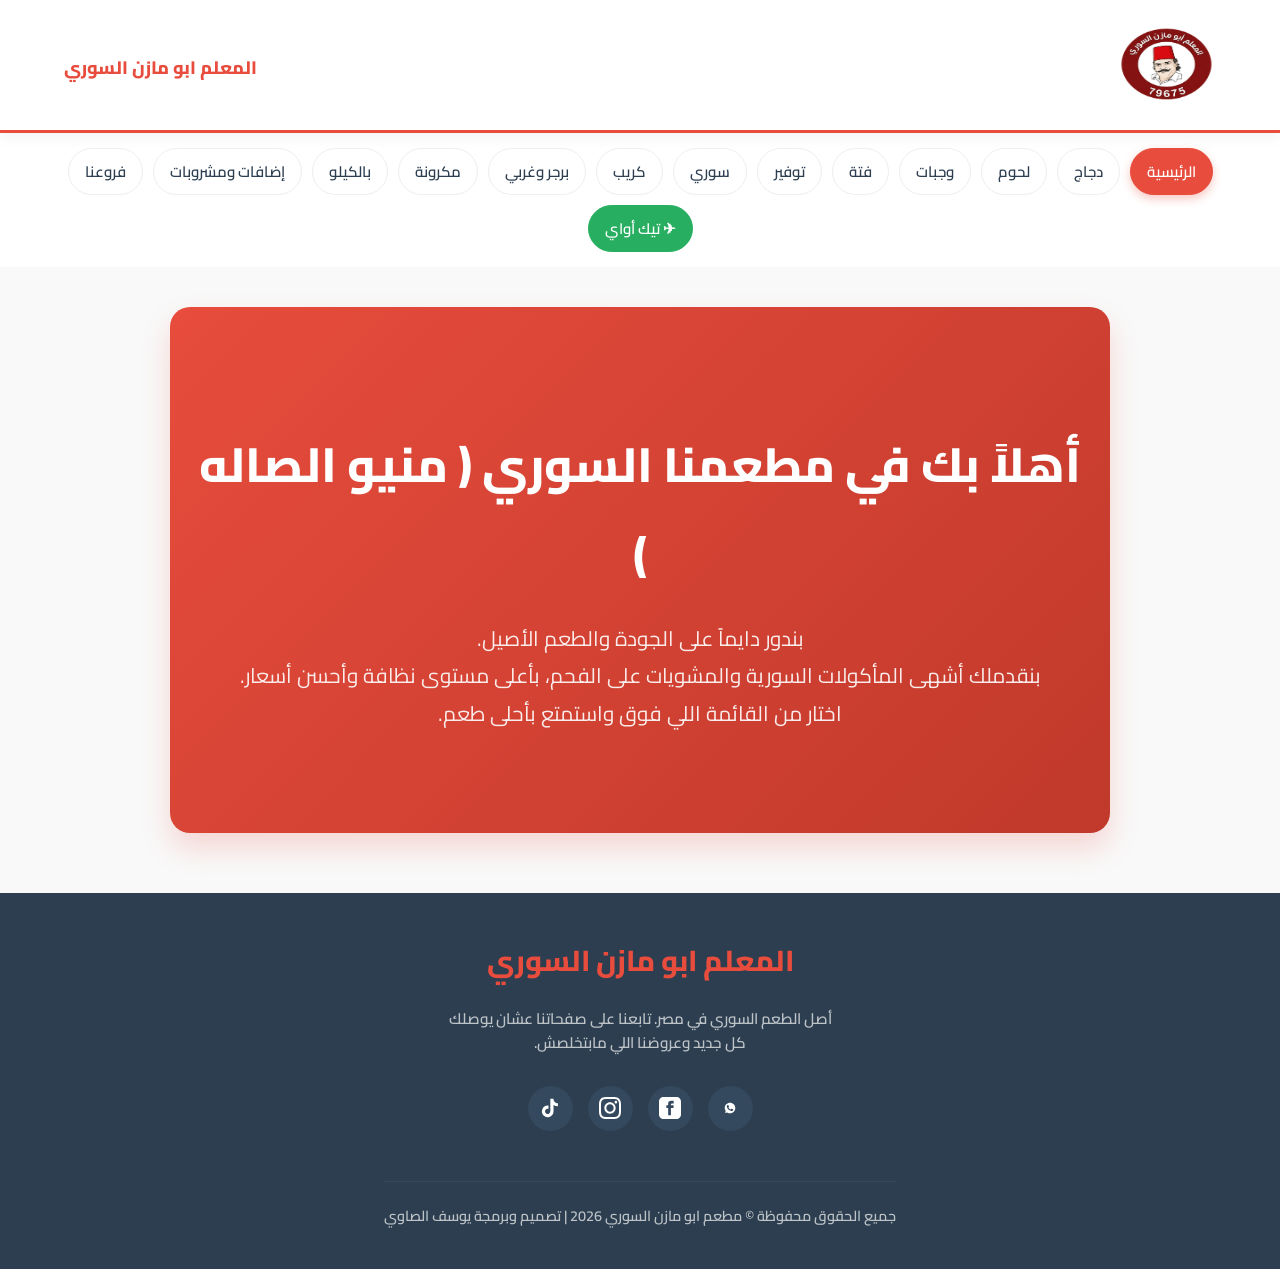
<file: index.html>
﻿<!DOCTYPE html>
<html lang="ar" dir="rtl">
<head>
    <meta charset="UTF-8">
    <meta name="viewport" content="width=device-width, initial-scale=1.0">
    <title>مطعم المعلم أبو مازن السوري | الرئيسية</title>
    <link rel="stylesheet" href="style.css">
	<style type="text/css">
	.auto-style1 {
		font-size: large;
	}
	</style>
</head>
<body>
     <header>
        <div class="header-top">
            <div class="logo-container">
				
					<img alt="logo" height="100" src="WhatsApp%20Image%202026-04-13%20at%201.18.08%20PM.png" width="100" style="float: right"></div>
			<h2 style="color:#e74c3c; margin:0; font-weight:800;">
			<span class="auto-style1">المعلم ابو مازن السوري</span><span lang="ar-eg" class="auto-style1"> </span></h2>
		 </div>
        
</header>
<nav>
            <a href="index.html"class="active">الرئيسية</a>
			<a href="صفحة%20شاورما%20الدجاج.html">دجاج</a>
			<a href="صفحة%20شاورما%20اللحوم.html">لحوم</a>
			<a href="صفحة%20وجبات%20المشويات.html">وجبات</a>
			<a href="صفحة%20الفتات.html">فتة</a>
			<a href="صفحة%20وجبات%20التوفير%20والصواني.html">توفير</a>
			<a href="صفحة%20السندويتشات%20والمقبلات%20السورية.html">سوري</a>
			<a href="صفحة%20الكريبات.html">كريب</a>
			<a href="صفحة%20البرجر%20والسندويتشات%20الغربي.html">برجر وغربي</a>
			<a href="صفحة%20المكرونات.html">مكرونة</a>
			<a href="صفحة%20المشاوي%20بالكيلو%20والأوزان.html">بالكيلو</a>
			<a href="صفحة%20الإضافات%20والمشروبات.html">إضافات ومشروبات</a>
			<a href="about.html"  >فروعنا</a>
<a href="https://yousefelsawy2006.github.io/abou-mazen-menu1/" class="switch-link">✈ تيك أواي</a>        </nav>
    <div class="welcome-section">
        <h1>أهلاً بك في مطعمنا السوري<span lang="en-us"> <span lang="ar-eg"> 
			( منيو الصاله )</span></span></h1>
        <p>
            بندور دايماً على الجودة والطعم الأصيل. <br>
            بنقدملك أشهى المأكولات السورية والمشويات على الفحم، بأعلى مستوى نظافة وأحسن أسعار. <br>
            اختار من القائمة اللي فوق واستمتع بأحلى طعم.
        </p>
    </div>
<footer>
        <div class="footer-content">
            <div class="footer-logo">
                <h2><span lang="ar-eg">المعلم ابو مازن السوري</span></h2>
            </div>
            <p class="footer-desc">أصل الطعم ا<span lang="ar-eg">لسوري</span> في مصر. تابعنا على صفحاتنا عشان يوصلك كل جديد وعروضنا اللي مابتخلصش.</p>
            
            <div class="social-links">
                <a href="https://api.whatsapp.com/send/?phone=201101219675&text&type=phone_number&app_absent=0" target="_blank" title="واتساب">
                    <svg viewBox="0 0 24 24"><path d="M12.031 6.172c-3.181 0-5.767 2.586-5.768 5.766-.001 1.298.38 2.27 1.019 3.287l-.582 2.128 2.182-.573c.978.58 1.911.928 3.145.929 3.178 0 5.767-2.587 5.768-5.766.001-3.187-2.575-5.77-5.764-5.771zm3.392 8.244c-.144.405-.837.774-1.17.824-.299.045-.677.063-1.092-.069-.252-.08-.575-.187-.988-.365-1.739-.751-2.874-2.502-2.961-2.617-.087-.116-.708-.94-.708-1.793s.448-1.273.607-1.446c.159-.173.346-.217.462-.217l.332.006c.106.005.249-.04.39.298.144.347.491 1.2.534 1.287.043.087.072.188.014.304-.058.116-.087.188-.173.289l-.26.304c-.087.086-.177.18-.076.354.101.174.449.741.964 1.201.662.591 1.221.774 1.394.86s.274.072.376-.043c.101-.116.433-.506.549-.68.116-.173.231-.145.39-.087s1.011.477 1.184.564c.173.087.289.129.332.202.043.073.043.423-.101.827z"/></svg>
                </a>
                
                <a href="https://web.facebook.com/AbouMazenRestaurant" target="_blank" title="فيسبوك">
                    <svg viewBox="0 0 24 24"><path d="M19 0h-14c-2.761 0-5 2.239-5 5v14c0 2.761 2.239 5 5 5h14c2.762 0 5-2.239 5-5v-14c0-2.761-2.238-5-5-5zm-3 7h-1.924c-.615 0-1.076.252-1.076.889v1.111h3l-.238 3h-2.762v8h-3v-8h-2v-3h2v-1.923c0-2.022 1.064-3.077 3.461-3.077h2.539v3z"/></svg>
                </a>
                
                <a href="https://www.instagram.com/aboumazen_alsory" target="_blank" title="إنستجرام">
                    <svg viewBox="0 0 24 24"><path d="M12 2.163c3.204 0 3.584.012 4.85.07 3.252.148 4.771 1.691 4.919 4.919.058 1.265.069 1.645.069 4.849 0 3.205-.012 3.584-.069 4.849-.149 3.225-1.664 4.771-4.919 4.919-1.266.058-1.644.07-4.85.07-3.204 0-3.584-.012-4.849-.07-3.26-.149-4.771-1.699-4.919-4.92-.058-1.265-.07-1.644-.07-4.849 0-3.204.013-3.583.07-4.849.149-3.227 1.664-4.771 4.919-4.919 1.266-.057 1.645-.069 4.849-.069zm0-2.163c-3.259 0-3.667.014-4.947.072-4.358.2-6.78 2.618-6.98 6.98-.059 1.281-.073 1.689-.073 4.948 0 3.259.014 3.668.072 4.948.2 4.358 2.618 6.78 6.98 6.98 1.281.058 1.689.072 4.948.072 3.259 0 3.668-.014 4.948-.072 4.354-.2 6.782-2.618 6.979-6.98.059-1.28.073-1.689.073-4.948 0-3.259-.014-3.667-.072-4.947-.196-4.354-2.617-6.78-6.979-6.98-1.281-.059-1.69-.073-4.949-.073zm0 5.838c-3.403 0-6.162 2.759-6.162 6.162s2.759 6.163 6.162 6.163 6.162-2.759 6.162-6.163c0-3.403-2.759-6.162-6.162-6.162zm0 10.162c-2.209 0-4-1.79-4-4 0-2.209 1.791-4 4-4s4 1.791 4 4c0 2.21-1.791 4-4 4zm6.406-11.845c-.796 0-1.441.645-1.441 1.44s.645 1.44 1.441 1.44c.795 0 1.439-.645 1.439-1.44s-.644-1.44-1.439-1.44z"/></svg>
                </a>
              <a href="https://www.tiktok.com/@abomazenelsoury?is_from_webapp=1&sender_device=pc" target="_blank" title="تيك توك">
                    <svg viewBox="0 0 24 24"><path d="M19.59 6.69a4.83 4.83 0 0 1-3.77-4.25V2h-3.45v13.67a2.89 2.89 0 0 1-5.2 1.74 2.89 2.89 0 0 1 2.31-4.64 2.93 2.93 0 0 1 .88.13V9.4a6.84 6.84 0 0 0-1-.05A6.33 6.33 0 0 0 5 20.1a6.34 6.34 0 0 0 10.86-4.43v-7a8.16 8.16 0 0 0 4.77 1.52v-3.4a4.85 4.85 0 0 1-1-.1z"/></svg>
                </a>  
                
            </div>

            <div class="footer-bottom">
                جميع الحقوق محفوظة © <span lang="ar-eg">مطعم ابو مازن السوري</span> 
				2026 | تصميم وبرمجة <span lang="ar-eg">يوسف الصاوي</span>
            </div>
        </div>
    </footer>
    </body>
</html>
</file>
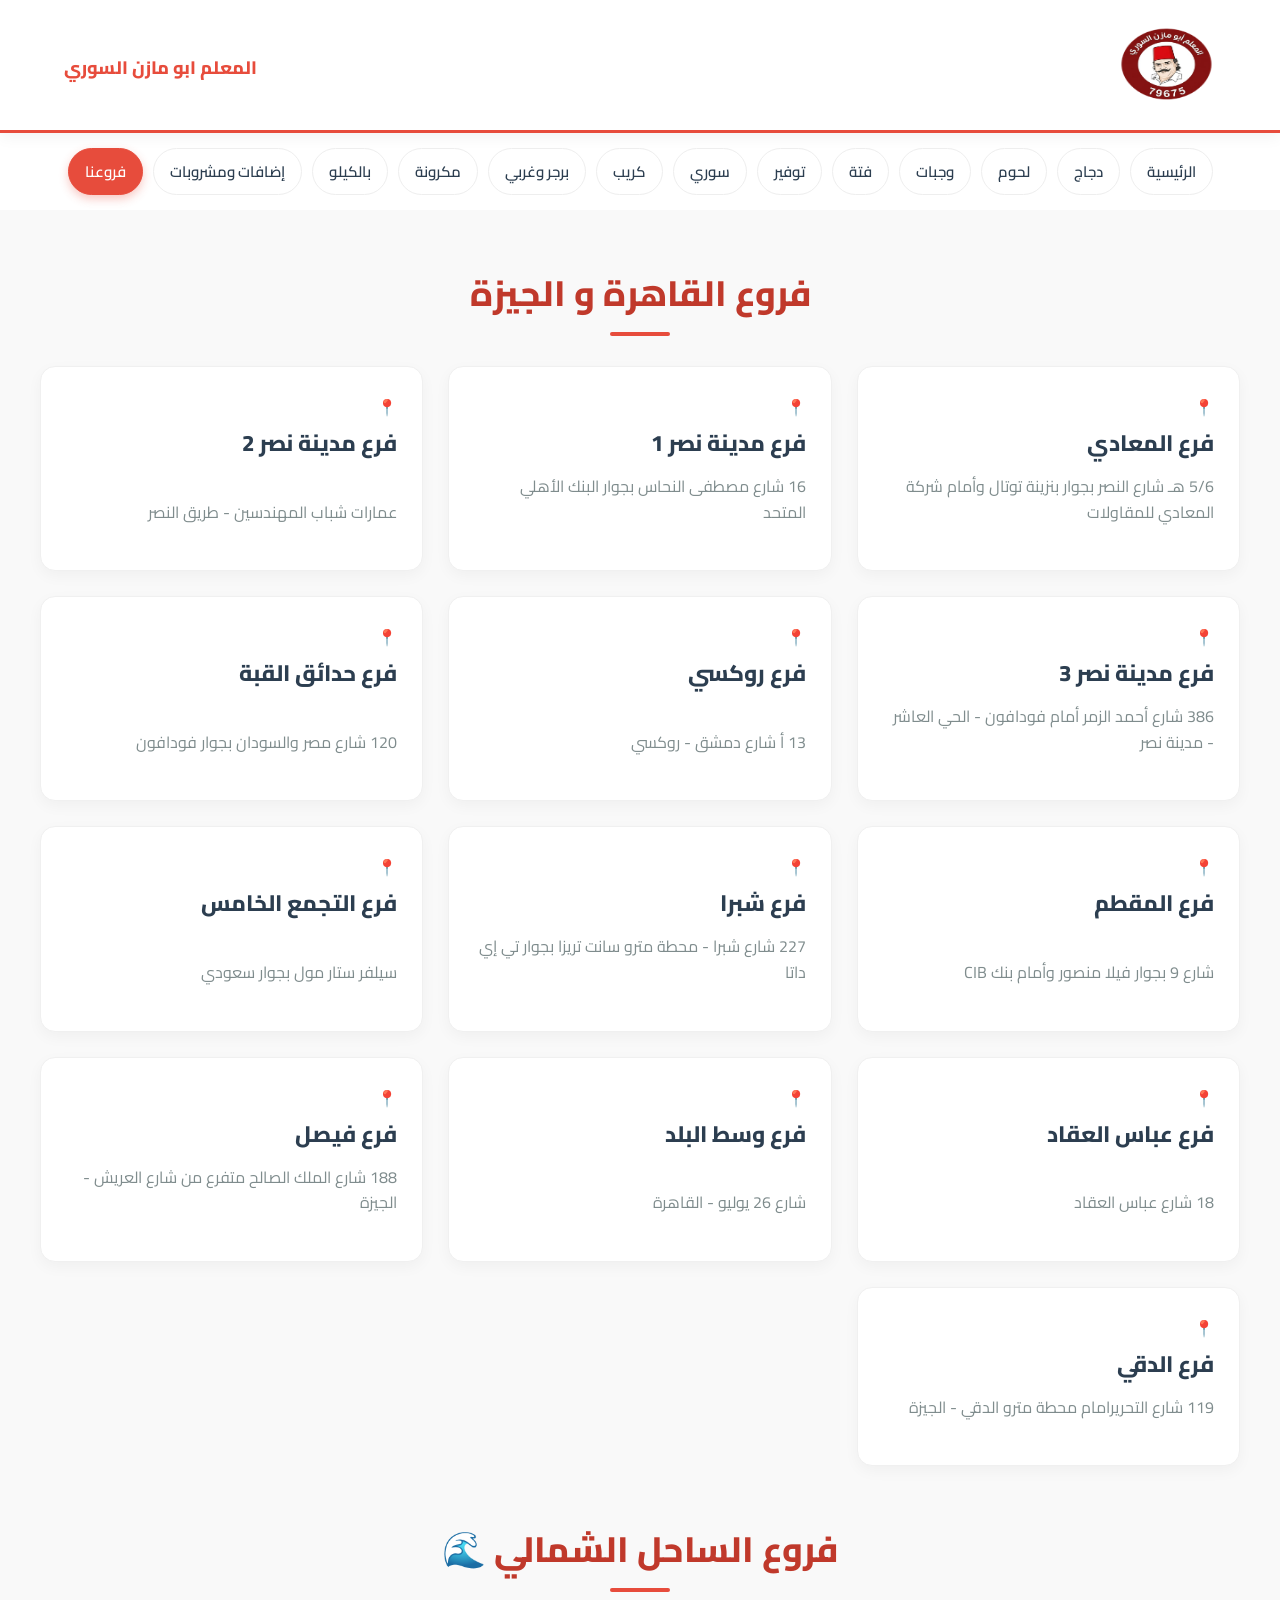
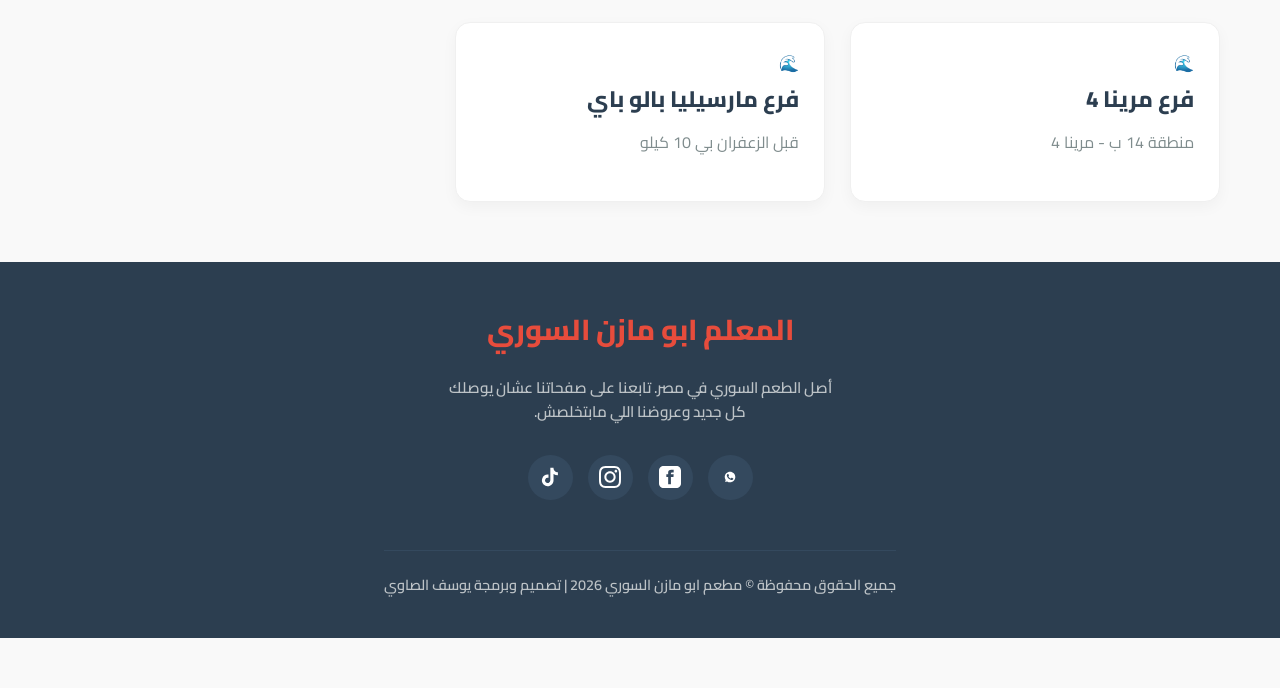
<file: about.html>
﻿<!DOCTYPE html>
<html lang="ar" dir="rtl">
<head>
    <meta charset="UTF-8">
    <meta name="viewport" content="width=device-width, initial-scale=1.0">
    <title>فروعنا</title>
    <link rel="stylesheet" href="style.css">
	<style type="text/css">
    .auto-style1 {
	font-size: large;
}
    </style>
</head>
<body>
 <header>
        <div class="header-top">
            <div class="logo-container">
				
					<img alt="logo" height="100" src="WhatsApp%20Image%202026-04-13%20at%201.18.08%20PM.png" width="100" style="float: right"></div>
			<h2 style="color:#e74c3c; margin:0; font-weight:800;">
			<span class="auto-style1">المعلم ابو مازن السوري</span><span lang="ar-eg" class="auto-style1"> </span></h2>
		 </div>
        
</header>

<nav>
            <a href="index.html">الرئيسية</a>
			<a href="صفحة%20شاورما%20الدجاج.html">دجاج</a>
			<a href="صفحة%20شاورما%20اللحوم.html">لحوم</a>
			<a href="صفحة%20وجبات%20المشويات.html">وجبات</a>
			<a href="صفحة%20الفتات.html">فتة</a>
			<a href="صفحة%20وجبات%20التوفير%20والصواني.html">توفير</a>
			<a href="صفحة%20السندويتشات%20والمقبلات%20السورية.html">سوري</a>
			<a href="صفحة%20الكريبات.html">كريب</a>
			<a href="صفحة%20البرجر%20والسندويتشات%20الغربي.html">برجر وغربي</a>
			<a href="صفحة%20المكرونات.html">مكرونة</a>
			<a href="صفحة%20المشاوي%20بالكيلو%20والأوزان.html">بالكيلو</a>
			<a href="صفحة%20الإضافات%20والمشروبات.html">إضافات ومشروبات</a>
			<a href="about.html" class="active" >فروعنا</a>
        </nav>
    <div class="menu-container">
        <h2 class="category-title"><span lang="ar-eg">فروع القاهرة و الجيزة</span></h2>
        
        <div class="items-grid">
            <div class="item-card">
                <div class="branch-header">
                    <span class="pin-icon">📍</span>
                    <h3 class="item-name">فرع المعادي</h3>
                </div>
                <p class="item-desc">5/6 هـ شارع النصر بجوار بنزينة توتال وأمام شركة المعادي للمقاولات</p>
            </div>

            <div class="item-card">
                <div class="branch-header">
                    <span class="pin-icon">📍</span>
                    <h3 class="item-name">فرع مدينة نصر 1</h3>
                </div>
                <p class="item-desc">16 شارع مصطفى النحاس بجوار البنك الأهلي المتحد</p>
            </div>

            <div class="item-card">
                <div class="branch-header">
                    <span class="pin-icon">📍</span>
                    <h3 class="item-name">فرع مدينة نصر 2</h3>
                </div>
                <p class="item-desc">عمارات شباب المهندسين - طريق النصر</p>
            </div>

            <div class="item-card">
                <div class="branch-header">
                    <span class="pin-icon">📍</span>
                    <h3 class="item-name">فرع مدينة نصر 3</h3>
                </div>
                <p class="item-desc">386 شارع أحمد الزمر أمام فودافون - الحي العاشر - مدينة نصر</p>
            </div>

            <div class="item-card">
                <div class="branch-header">
                    <span class="pin-icon">📍</span>
                    <h3 class="item-name">فرع روكسي</h3>
                </div>
                <p class="item-desc">13 أ شارع دمشق - روكسي</p>
            </div>

            <div class="item-card">
                <div class="branch-header">
                    <span class="pin-icon">📍</span>
                    <h3 class="item-name">فرع حدائق القبة</h3>
                </div>
                <p class="item-desc">120 شارع مصر والسودان بجوار فودافون</p>
            </div>

            <div class="item-card">
                <div class="branch-header">
                    <span class="pin-icon">📍</span>
                    <h3 class="item-name">فرع المقطم</h3>
                </div>
                <p class="item-desc">شارع 9 بجوار فيلا منصور وأمام بنك CIB</p>
            </div>

            <div class="item-card">
                <div class="branch-header">
                    <span class="pin-icon">📍</span>
                    <h3 class="item-name">فرع شبرا</h3>
                </div>
                <p class="item-desc">227 شارع شبرا - محطة مترو سانت تريزا بجوار تي إي داتا</p>
            </div>

            <div class="item-card">
                <div class="branch-header">
                    <span class="pin-icon">📍</span>
                    <h3 class="item-name">فرع التجمع الخامس</h3>
                </div>
                <p class="item-desc">سيلفر ستار مول بجوار سعودي</p>
            </div>

            <div class="item-card">
                <div class="branch-header">
                    <span class="pin-icon">📍</span>
                    <h3 class="item-name">فرع عباس العقاد</h3>
                </div>
                <p class="item-desc">18 شارع عباس العقاد</p>
            </div>

            <div class="item-card">
                <div class="branch-header">
                    <span class="pin-icon">📍</span>
                    <h3 class="item-name">فرع وسط البلد</h3>
                </div>
                <p class="item-desc">شارع 26 يوليو - القاهرة</p>
            </div>

            <div class="item-card">
                <div class="branch-header">
                    <span class="pin-icon">📍</span>
                    <h3 class="item-name">فرع فيصل</h3>
                </div>
                <p class="item-desc">188 شارع <span lang="ar-eg">الملك الصالح 
				متفرع من شارع العريش</span> - الجيزة</p>
            </div>
            
            <div class="item-card">
                <div class="branch-header">
                    <span class="pin-icon">📍</span>
                    <h3 class="item-name">فرع الدقي</h3>
                </div>
                <p class="item-desc"><span lang="ar-eg">119 شارع التحريرامام 
				محطة مترو الدقي</span> - الجيزة</p>
            </div>
            </div>
		
   <div class="menu-container">
        <h2 class="category-title"><span lang="ar-eg">فروع 
الساحل الشمالي 🌊</span></h2>

           <div class="items-grid">
              <div class="item-card">
                <div class="branch-header">
                    <span lang="ar-eg">🌊</span>
                    <h3 class="item-name"><span lang="ar-eg">فرع مرينا 4</span></h3>
                </div>
                <p class="item-desc"><span lang="ar-eg">منطقة 14 ب - مرينا 4</span></p>
            </div>
	   
                      <div class="item-card">
                <div class="branch-header">
                    <span lang="ar-eg">🌊</span><h3 class="item-name">
					<span lang="ar-eg">فرع مارسيليا بالو باي</span></h3>
                </div>
                <p class="item-desc"><span lang="ar-eg">قبل الزعفران بي 10 كيلو</span></p>
            </div>

        </div>
    </div>
  <footer>
        <div class="footer-content">
            <div class="footer-logo">
                <h2><span lang="ar-eg">المعلم ابو مازن السوري</span></h2>
            </div>
            <p class="footer-desc">أصل الطعم ا<span lang="ar-eg">لسوري</span> في مصر. تابعنا على صفحاتنا عشان يوصلك كل جديد وعروضنا اللي مابتخلصش.</p>
            
            <div class="social-links">
                <a href="https://api.whatsapp.com/send/?phone=201101219675&text&type=phone_number&app_absent=0" target="_blank" title="واتساب">
                    <svg viewBox="0 0 24 24"><path d="M12.031 6.172c-3.181 0-5.767 2.586-5.768 5.766-.001 1.298.38 2.27 1.019 3.287l-.582 2.128 2.182-.573c.978.58 1.911.928 3.145.929 3.178 0 5.767-2.587 5.768-5.766.001-3.187-2.575-5.77-5.764-5.771zm3.392 8.244c-.144.405-.837.774-1.17.824-.299.045-.677.063-1.092-.069-.252-.08-.575-.187-.988-.365-1.739-.751-2.874-2.502-2.961-2.617-.087-.116-.708-.94-.708-1.793s.448-1.273.607-1.446c.159-.173.346-.217.462-.217l.332.006c.106.005.249-.04.39.298.144.347.491 1.2.534 1.287.043.087.072.188.014.304-.058.116-.087.188-.173.289l-.26.304c-.087.086-.177.18-.076.354.101.174.449.741.964 1.201.662.591 1.221.774 1.394.86s.274.072.376-.043c.101-.116.433-.506.549-.68.116-.173.231-.145.39-.087s1.011.477 1.184.564c.173.087.289.129.332.202.043.073.043.423-.101.827z"/></svg>
                </a>
                
                <a href="https://web.facebook.com/AbouMazenRestaurant" target="_blank" title="فيسبوك">
                    <svg viewBox="0 0 24 24"><path d="M19 0h-14c-2.761 0-5 2.239-5 5v14c0 2.761 2.239 5 5 5h14c2.762 0 5-2.239 5-5v-14c0-2.761-2.238-5-5-5zm-3 7h-1.924c-.615 0-1.076.252-1.076.889v1.111h3l-.238 3h-2.762v8h-3v-8h-2v-3h2v-1.923c0-2.022 1.064-3.077 3.461-3.077h2.539v3z"/></svg>
                </a>
                
                <a href="https://www.instagram.com/aboumazen_alsory" target="_blank" title="إنستجرام">
                    <svg viewBox="0 0 24 24"><path d="M12 2.163c3.204 0 3.584.012 4.85.07 3.252.148 4.771 1.691 4.919 4.919.058 1.265.069 1.645.069 4.849 0 3.205-.012 3.584-.069 4.849-.149 3.225-1.664 4.771-4.919 4.919-1.266.058-1.644.07-4.85.07-3.204 0-3.584-.012-4.849-.07-3.26-.149-4.771-1.699-4.919-4.92-.058-1.265-.07-1.644-.07-4.849 0-3.204.013-3.583.07-4.849.149-3.227 1.664-4.771 4.919-4.919 1.266-.057 1.645-.069 4.849-.069zm0-2.163c-3.259 0-3.667.014-4.947.072-4.358.2-6.78 2.618-6.98 6.98-.059 1.281-.073 1.689-.073 4.948 0 3.259.014 3.668.072 4.948.2 4.358 2.618 6.78 6.98 6.98 1.281.058 1.689.072 4.948.072 3.259 0 3.668-.014 4.948-.072 4.354-.2 6.782-2.618 6.979-6.98.059-1.28.073-1.689.073-4.948 0-3.259-.014-3.667-.072-4.947-.196-4.354-2.617-6.78-6.979-6.98-1.281-.059-1.69-.073-4.949-.073zm0 5.838c-3.403 0-6.162 2.759-6.162 6.162s2.759 6.163 6.162 6.163 6.162-2.759 6.162-6.163c0-3.403-2.759-6.162-6.162-6.162zm0 10.162c-2.209 0-4-1.79-4-4 0-2.209 1.791-4 4-4s4 1.791 4 4c0 2.21-1.791 4-4 4zm6.406-11.845c-.796 0-1.441.645-1.441 1.44s.645 1.44 1.441 1.44c.795 0 1.439-.645 1.439-1.44s-.644-1.44-1.439-1.44z"/></svg>
                </a>
              <a href="https://www.tiktok.com/@abomazenelsoury?is_from_webapp=1&sender_device=pc" target="_blank" title="تيك توك">
                    <svg viewBox="0 0 24 24"><path d="M19.59 6.69a4.83 4.83 0 0 1-3.77-4.25V2h-3.45v13.67a2.89 2.89 0 0 1-5.2 1.74 2.89 2.89 0 0 1 2.31-4.64 2.93 2.93 0 0 1 .88.13V9.4a6.84 6.84 0 0 0-1-.05A6.33 6.33 0 0 0 5 20.1a6.34 6.34 0 0 0 10.86-4.43v-7a8.16 8.16 0 0 0 4.77 1.52v-3.4a4.85 4.85 0 0 1-1-.1z"/></svg>
                </a>  
                
            </div>

            <div class="footer-bottom">
                جميع الحقوق محفوظة © <span lang="ar-eg">مطعم ابو مازن السوري</span> 
				2026 | تصميم وبرمجة <span lang="ar-eg">يوسف الصاوي</span>
            </div>
        </div>
    </footer>
</body>
</html>
</file>
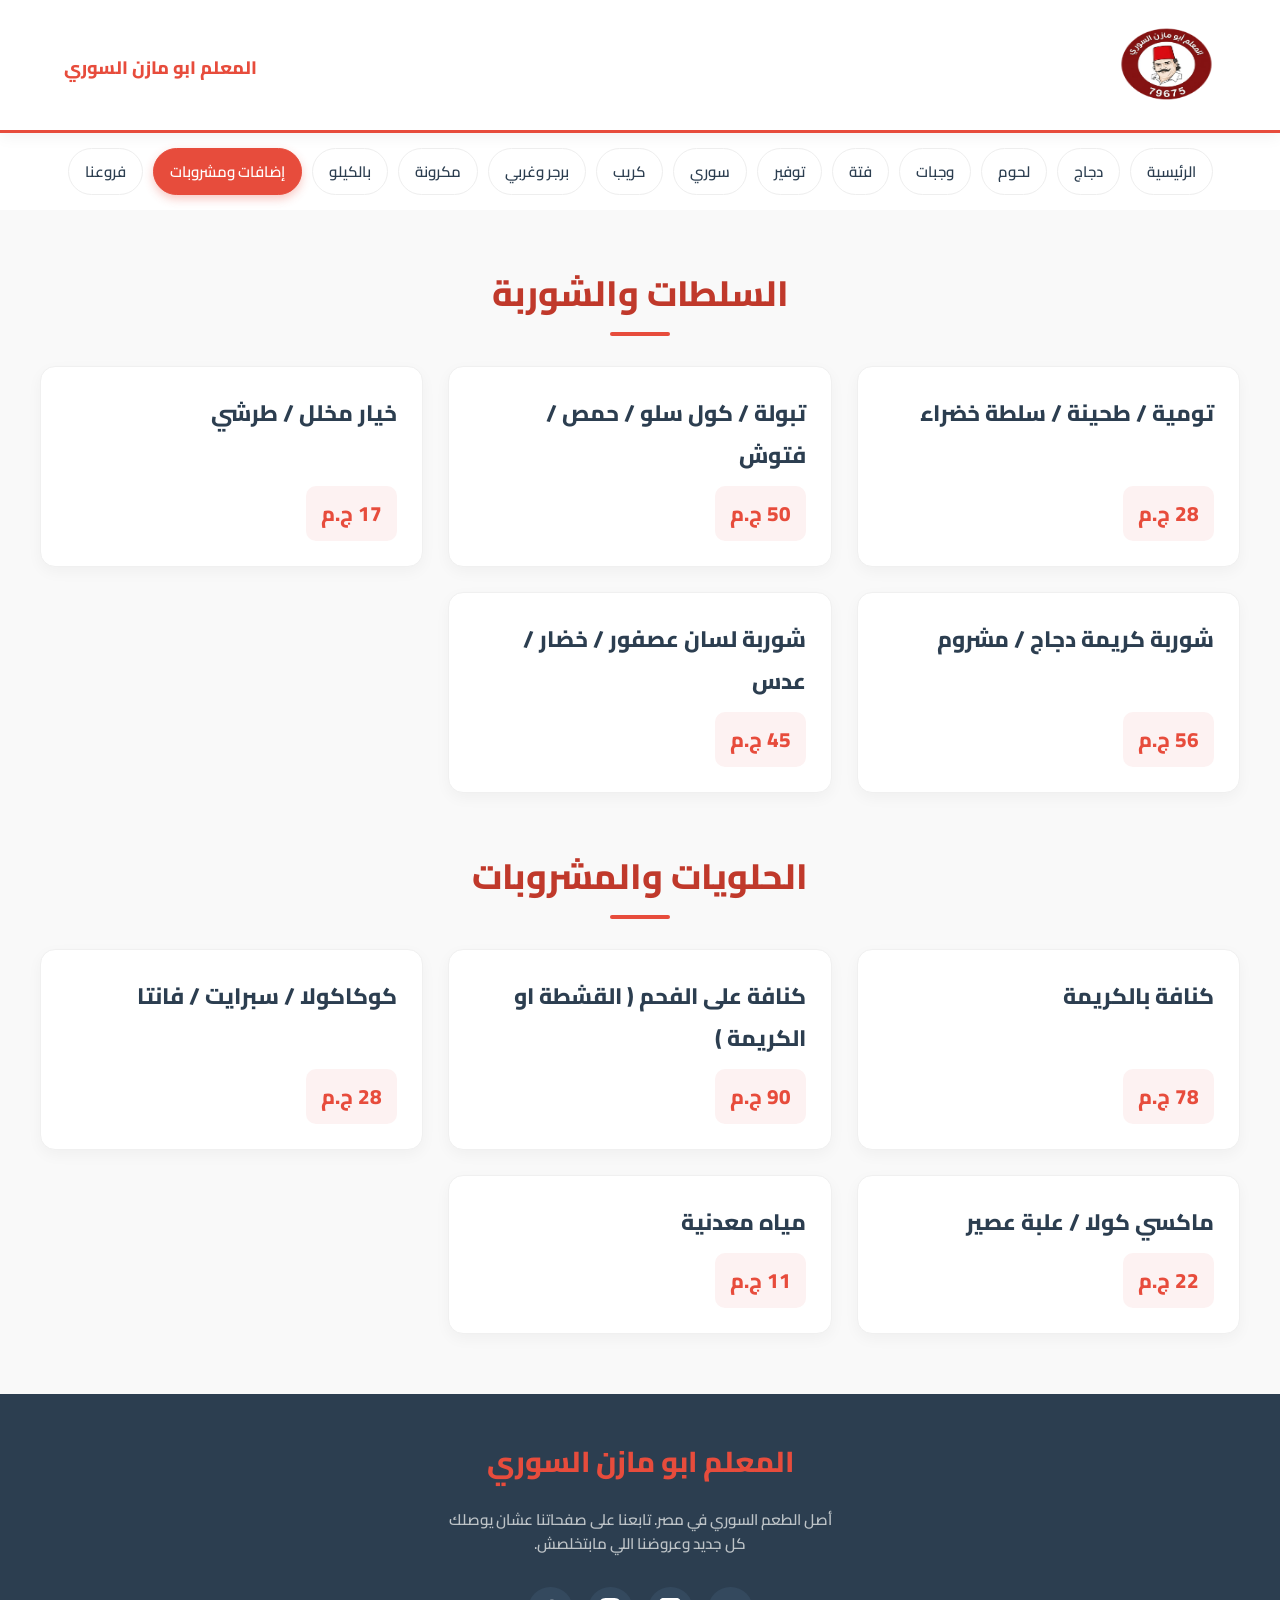
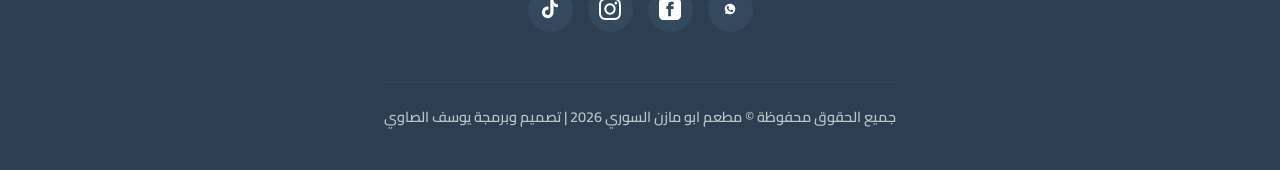
<file: صفحة الإضافات والمشروبات.html>
﻿<!DOCTYPE html>
<html lang="ar" dir="rtl">
<head>
    <meta charset="UTF-8">
    <meta name="viewport" content="width=device-width, initial-scale=1.0">
    <title>إضافات ومشروبات</title>
    <link rel="stylesheet" href="style.css">
	<style type="text/css">
.auto-style1 {
	font-size: large;
}
</style>
</head>
<body>
    <header>
        <div class="header-top">
            <div class="logo-container">
				
					<img alt="logo" height="100" src="WhatsApp%20Image%202026-04-13%20at%201.18.08%20PM.png" width="100" style="float: right"></div>
			<h2 style="color:#e74c3c; margin:0; font-weight:800;">
			<span class="auto-style1">المعلم ابو مازن السوري</span><span lang="ar-eg" class="auto-style1"> </span></h2>
		 </div>
        
</header>
<nav>
            <a href="index.html">الرئيسية</a>
			<a href="صفحة%20شاورما%20الدجاج.html">دجاج</a>
			<a href="صفحة%20شاورما%20اللحوم.html">لحوم</a>
			<a href="صفحة%20وجبات%20المشويات.html">وجبات</a>
			<a href="صفحة%20الفتات.html">فتة</a>
			<a href="صفحة%20وجبات%20التوفير%20والصواني.html">توفير</a>
			<a href="صفحة%20السندويتشات%20والمقبلات%20السورية.html">سوري</a>
			<a href="صفحة%20الكريبات.html">كريب</a>
			<a href="صفحة%20البرجر%20والسندويتشات%20الغربي.html">برجر وغربي</a>
			<a href="صفحة%20المكرونات.html">مكرونة</a>
			<a href="صفحة%20المشاوي%20بالكيلو%20والأوزان.html">بالكيلو</a>
			<a href="صفحة%20الإضافات%20والمشروبات.html" class="active" >إضافات ومشروبات</a>
			<a href="about.html"  >فروعنا</a>
        </nav>
   <div class="menu-container">
        <h2 class="category-title">السلطات والشوربة</h2>
        <div class="items-grid">
            <div class="item-card"><div class="card-content"><h3 class="item-name">تومية / طحينة / سلطة خضراء</h3></div><span class="item-price">28 ج.م</span></div>
            <div class="item-card"><div class="card-content"><h3 class="item-name">تبولة / كول سلو / حمص / فتوش</h3></div><span class="item-price">50 ج.م</span></div>
            <div class="item-card"><div class="card-content"><h3 class="item-name">خيار مخلل / طرشي</h3></div><span class="item-price">17 ج.م</span></div>
            <div class="item-card"><div class="card-content"><h3 class="item-name">شوربة كريمة دجاج / مشروم</h3></div><span class="item-price">56 ج.م</span></div>
            <div class="item-card"><div class="card-content"><h3 class="item-name">شوربة لسان عصفور / خضار / عدس</h3></div><span class="item-price">45 ج.م</span></div>
        </div>

        <h2 class="category-title" style="margin-top: 50px;">الحلويات والمشروبات</h2>
        <div class="items-grid">
            <div class="item-card"><div class="card-content"><h3 class="item-name">كنافة بالكريمة</h3></div><span class="item-price">78 ج.م</span></div>
            <div class="item-card"><div class="card-content"><h3 class="item-name">كنافة على الفحم<span lang="en-us"> 
                ( القشطة او الكريمة )</span></h3></div><span class="item-price">90 ج.م</span></div>
            <div class="item-card"><div class="card-content"><h3 class="item-name">كوكاكولا / سبرايت / فانتا</h3></div><span class="item-price">28 ج.م</span></div>
            <div class="item-card"><div class="card-content"><h3 class="item-name">ماكسي كولا / علبة عصير</h3></div><span class="item-price">22 ج.م</span></div>
            <div class="item-card"><div class="card-content"><h3 class="item-name">مياه معدنية</h3></div><span class="item-price">11 ج.م</span></div>
        </div>    </div>
<footer>
        <div class="footer-content">
            <div class="footer-logo">
                <h2><span lang="ar-eg">المعلم ابو مازن السوري</span></h2>
            </div>
            <p class="footer-desc">أصل الطعم ا<span lang="ar-eg">لسوري</span> في مصر. تابعنا على صفحاتنا عشان يوصلك كل جديد وعروضنا اللي مابتخلصش.</p>
            
            <div class="social-links">
                <a href="https://api.whatsapp.com/send/?phone=201101219675&text&type=phone_number&app_absent=0" target="_blank" title="واتساب">
                    <svg viewBox="0 0 24 24"><path d="M12.031 6.172c-3.181 0-5.767 2.586-5.768 5.766-.001 1.298.38 2.27 1.019 3.287l-.582 2.128 2.182-.573c.978.58 1.911.928 3.145.929 3.178 0 5.767-2.587 5.768-5.766.001-3.187-2.575-5.77-5.764-5.771zm3.392 8.244c-.144.405-.837.774-1.17.824-.299.045-.677.063-1.092-.069-.252-.08-.575-.187-.988-.365-1.739-.751-2.874-2.502-2.961-2.617-.087-.116-.708-.94-.708-1.793s.448-1.273.607-1.446c.159-.173.346-.217.462-.217l.332.006c.106.005.249-.04.39.298.144.347.491 1.2.534 1.287.043.087.072.188.014.304-.058.116-.087.188-.173.289l-.26.304c-.087.086-.177.18-.076.354.101.174.449.741.964 1.201.662.591 1.221.774 1.394.86s.274.072.376-.043c.101-.116.433-.506.549-.68.116-.173.231-.145.39-.087s1.011.477 1.184.564c.173.087.289.129.332.202.043.073.043.423-.101.827z"/></svg>
                </a>
                
                <a href="https://web.facebook.com/AbouMazenRestaurant" target="_blank" title="فيسبوك">
                    <svg viewBox="0 0 24 24"><path d="M19 0h-14c-2.761 0-5 2.239-5 5v14c0 2.761 2.239 5 5 5h14c2.762 0 5-2.239 5-5v-14c0-2.761-2.238-5-5-5zm-3 7h-1.924c-.615 0-1.076.252-1.076.889v1.111h3l-.238 3h-2.762v8h-3v-8h-2v-3h2v-1.923c0-2.022 1.064-3.077 3.461-3.077h2.539v3z"/></svg>
                </a>
                
                <a href="https://www.instagram.com/aboumazen_alsory" target="_blank" title="إنستجرام">
                    <svg viewBox="0 0 24 24"><path d="M12 2.163c3.204 0 3.584.012 4.85.07 3.252.148 4.771 1.691 4.919 4.919.058 1.265.069 1.645.069 4.849 0 3.205-.012 3.584-.069 4.849-.149 3.225-1.664 4.771-4.919 4.919-1.266.058-1.644.07-4.85.07-3.204 0-3.584-.012-4.849-.07-3.26-.149-4.771-1.699-4.919-4.92-.058-1.265-.07-1.644-.07-4.849 0-3.204.013-3.583.07-4.849.149-3.227 1.664-4.771 4.919-4.919 1.266-.057 1.645-.069 4.849-.069zm0-2.163c-3.259 0-3.667.014-4.947.072-4.358.2-6.78 2.618-6.98 6.98-.059 1.281-.073 1.689-.073 4.948 0 3.259.014 3.668.072 4.948.2 4.358 2.618 6.78 6.98 6.98 1.281.058 1.689.072 4.948.072 3.259 0 3.668-.014 4.948-.072 4.354-.2 6.782-2.618 6.979-6.98.059-1.28.073-1.689.073-4.948 0-3.259-.014-3.667-.072-4.947-.196-4.354-2.617-6.78-6.979-6.98-1.281-.059-1.69-.073-4.949-.073zm0 5.838c-3.403 0-6.162 2.759-6.162 6.162s2.759 6.163 6.162 6.163 6.162-2.759 6.162-6.163c0-3.403-2.759-6.162-6.162-6.162zm0 10.162c-2.209 0-4-1.79-4-4 0-2.209 1.791-4 4-4s4 1.791 4 4c0 2.21-1.791 4-4 4zm6.406-11.845c-.796 0-1.441.645-1.441 1.44s.645 1.44 1.441 1.44c.795 0 1.439-.645 1.439-1.44s-.644-1.44-1.439-1.44z"/></svg>
                </a>
              <a href="https://www.tiktok.com/@abomazenelsoury?is_from_webapp=1&sender_device=pc" target="_blank" title="تيك توك">
                    <svg viewBox="0 0 24 24"><path d="M19.59 6.69a4.83 4.83 0 0 1-3.77-4.25V2h-3.45v13.67a2.89 2.89 0 0 1-5.2 1.74 2.89 2.89 0 0 1 2.31-4.64 2.93 2.93 0 0 1 .88.13V9.4a6.84 6.84 0 0 0-1-.05A6.33 6.33 0 0 0 5 20.1a6.34 6.34 0 0 0 10.86-4.43v-7a8.16 8.16 0 0 0 4.77 1.52v-3.4a4.85 4.85 0 0 1-1-.1z"/></svg>
                </a>  
                
            </div>

            <div class="footer-bottom">
                جميع الحقوق محفوظة © <span lang="ar-eg">مطعم ابو مازن السوري</span> 
				2026 | تصميم وبرمجة <span lang="ar-eg">يوسف الصاوي</span>
            </div>
        </div>
    </footer>
</body>
</html>
</file>
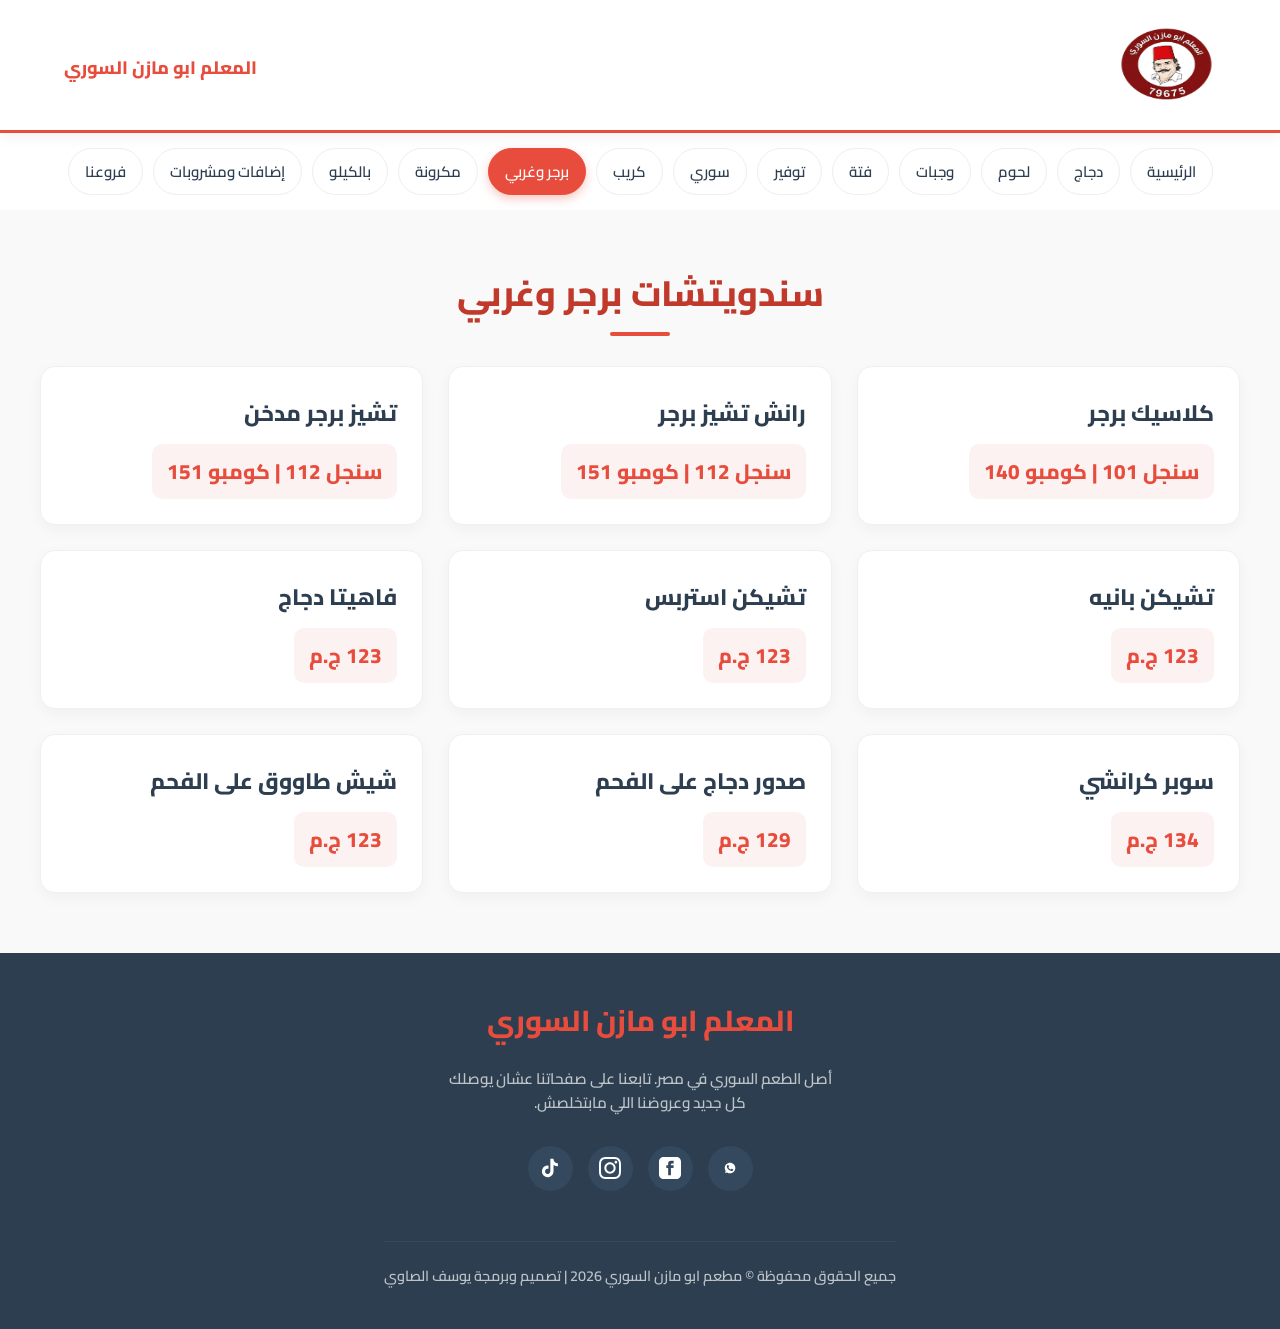
<file: صفحة البرجر والسندويتشات الغربي.html>
﻿<!DOCTYPE html>
<html lang="ar" dir="rtl">
<head>
    <meta charset="UTF-8">
    <meta name="viewport" content="width=device-width, initial-scale=1.0">
    <title>برجر وغربي</title>
    <link rel="stylesheet" href="style.css">
	<style type="text/css">
.auto-style1 {
	font-size: large;
}
</style>
</head>
<body>
   <header>
        <div class="header-top">
            <div class="logo-container">
				
					<img alt="logo" height="100" src="WhatsApp%20Image%202026-04-13%20at%201.18.08%20PM.png" width="100" style="float: right"></div>
			<h2 style="color:#e74c3c; margin:0; font-weight:800;">
			<span class="auto-style1">المعلم ابو مازن السوري</span><span lang="ar-eg" class="auto-style1"> </span></h2>
		 </div>
        
</header>
       <nav>
            <a href="index.html">الرئيسية</a>
			<a href="صفحة%20شاورما%20الدجاج.html">دجاج</a>
			<a href="صفحة%20شاورما%20اللحوم.html">لحوم</a>
			<a href="صفحة%20وجبات%20المشويات.html">وجبات</a>
			<a href="صفحة%20الفتات.html">فتة</a>
			<a href="صفحة%20وجبات%20التوفير%20والصواني.html">توفير</a>
			<a href="صفحة%20السندويتشات%20والمقبلات%20السورية.html">سوري</a>
			<a href="صفحة%20الكريبات.html">كريب</a>
			<a href="صفحة%20البرجر%20والسندويتشات%20الغربي.html"class="active">برجر وغربي</a>
			<a href="صفحة%20المكرونات.html">مكرونة</a>
			<a href="صفحة%20المشاوي%20بالكيلو%20والأوزان.html">بالكيلو</a>
			<a href="صفحة%20الإضافات%20والمشروبات.html">إضافات ومشروبات</a>
			<a href="about.html"  >فروعنا</a>
        </nav>

        

    <div class="menu-container">
       <h2 class="category-title">سندويتشات برجر وغربي</h2>
        <div class="items-grid">
            <div class="item-card"><div class="card-content"><h3 class="item-name">كلاسيك برجر</h3></div><span class="item-price">سنجل 101 | كومبو 140</span></div>
            <div class="item-card"><div class="card-content"><h3 class="item-name">رانش تشيز برجر</h3></div><span class="item-price">سنجل 112 | كومبو 151</span></div>
            <div class="item-card"><div class="card-content"><h3 class="item-name">تشيز برجر مدخن</h3></div><span class="item-price">سنجل 112 | كومبو 151</span></div>
            <div class="item-card"><div class="card-content"><h3 class="item-name">تشيكن بانيه</h3></div><span class="item-price">123 ج.م</span></div>
            <div class="item-card"><div class="card-content"><h3 class="item-name">تشيكن استربس </h3></div><span class="item-price">123 ج.م</span></div>
            <div class="item-card"><div class="card-content"><h3 class="item-name">فاهيتا دجاج </h3></div><span class="item-price">123 ج.م</span></div>
            <div class="item-card"><div class="card-content"><h3 class="item-name">سوبر كرانشي</h3></div><span class="item-price">134 ج.م</span></div>
            <div class="item-card"><div class="card-content"><h3 class="item-name">صدور دجاج على الفحم</h3></div><span class="item-price">129 ج.م</span></div>
            <div class="item-card"><div class="card-content"><h3 class="item-name">شيش طاووق على الفحم</h3></div><span class="item-price">123 ج.م</span></div>
        </div>    </div>
<footer>
        <div class="footer-content">
            <div class="footer-logo">
                <h2><span lang="ar-eg">المعلم ابو مازن السوري</span></h2>
            </div>
            <p class="footer-desc">أصل الطعم ا<span lang="ar-eg">لسوري</span> في مصر. تابعنا على صفحاتنا عشان يوصلك كل جديد وعروضنا اللي مابتخلصش.</p>
            
            <div class="social-links">
                <a href="https://api.whatsapp.com/send/?phone=201101219675&text&type=phone_number&app_absent=0" target="_blank" title="واتساب">
                    <svg viewBox="0 0 24 24"><path d="M12.031 6.172c-3.181 0-5.767 2.586-5.768 5.766-.001 1.298.38 2.27 1.019 3.287l-.582 2.128 2.182-.573c.978.58 1.911.928 3.145.929 3.178 0 5.767-2.587 5.768-5.766.001-3.187-2.575-5.77-5.764-5.771zm3.392 8.244c-.144.405-.837.774-1.17.824-.299.045-.677.063-1.092-.069-.252-.08-.575-.187-.988-.365-1.739-.751-2.874-2.502-2.961-2.617-.087-.116-.708-.94-.708-1.793s.448-1.273.607-1.446c.159-.173.346-.217.462-.217l.332.006c.106.005.249-.04.39.298.144.347.491 1.2.534 1.287.043.087.072.188.014.304-.058.116-.087.188-.173.289l-.26.304c-.087.086-.177.18-.076.354.101.174.449.741.964 1.201.662.591 1.221.774 1.394.86s.274.072.376-.043c.101-.116.433-.506.549-.68.116-.173.231-.145.39-.087s1.011.477 1.184.564c.173.087.289.129.332.202.043.073.043.423-.101.827z"/></svg>
                </a>
                
                <a href="https://web.facebook.com/AbouMazenRestaurant" target="_blank" title="فيسبوك">
                    <svg viewBox="0 0 24 24"><path d="M19 0h-14c-2.761 0-5 2.239-5 5v14c0 2.761 2.239 5 5 5h14c2.762 0 5-2.239 5-5v-14c0-2.761-2.238-5-5-5zm-3 7h-1.924c-.615 0-1.076.252-1.076.889v1.111h3l-.238 3h-2.762v8h-3v-8h-2v-3h2v-1.923c0-2.022 1.064-3.077 3.461-3.077h2.539v3z"/></svg>
                </a>
                
                <a href="https://www.instagram.com/aboumazen_alsory" target="_blank" title="إنستجرام">
                    <svg viewBox="0 0 24 24"><path d="M12 2.163c3.204 0 3.584.012 4.85.07 3.252.148 4.771 1.691 4.919 4.919.058 1.265.069 1.645.069 4.849 0 3.205-.012 3.584-.069 4.849-.149 3.225-1.664 4.771-4.919 4.919-1.266.058-1.644.07-4.85.07-3.204 0-3.584-.012-4.849-.07-3.26-.149-4.771-1.699-4.919-4.92-.058-1.265-.07-1.644-.07-4.849 0-3.204.013-3.583.07-4.849.149-3.227 1.664-4.771 4.919-4.919 1.266-.057 1.645-.069 4.849-.069zm0-2.163c-3.259 0-3.667.014-4.947.072-4.358.2-6.78 2.618-6.98 6.98-.059 1.281-.073 1.689-.073 4.948 0 3.259.014 3.668.072 4.948.2 4.358 2.618 6.78 6.98 6.98 1.281.058 1.689.072 4.948.072 3.259 0 3.668-.014 4.948-.072 4.354-.2 6.782-2.618 6.979-6.98.059-1.28.073-1.689.073-4.948 0-3.259-.014-3.667-.072-4.947-.196-4.354-2.617-6.78-6.979-6.98-1.281-.059-1.69-.073-4.949-.073zm0 5.838c-3.403 0-6.162 2.759-6.162 6.162s2.759 6.163 6.162 6.163 6.162-2.759 6.162-6.163c0-3.403-2.759-6.162-6.162-6.162zm0 10.162c-2.209 0-4-1.79-4-4 0-2.209 1.791-4 4-4s4 1.791 4 4c0 2.21-1.791 4-4 4zm6.406-11.845c-.796 0-1.441.645-1.441 1.44s.645 1.44 1.441 1.44c.795 0 1.439-.645 1.439-1.44s-.644-1.44-1.439-1.44z"/></svg>
                </a>
              <a href="https://www.tiktok.com/@abomazenelsoury?is_from_webapp=1&sender_device=pc" target="_blank" title="تيك توك">
                    <svg viewBox="0 0 24 24"><path d="M19.59 6.69a4.83 4.83 0 0 1-3.77-4.25V2h-3.45v13.67a2.89 2.89 0 0 1-5.2 1.74 2.89 2.89 0 0 1 2.31-4.64 2.93 2.93 0 0 1 .88.13V9.4a6.84 6.84 0 0 0-1-.05A6.33 6.33 0 0 0 5 20.1a6.34 6.34 0 0 0 10.86-4.43v-7a8.16 8.16 0 0 0 4.77 1.52v-3.4a4.85 4.85 0 0 1-1-.1z"/></svg>
                </a>  
                
            </div>

            <div class="footer-bottom">
                جميع الحقوق محفوظة © <span lang="ar-eg">مطعم ابو مازن السوري</span> 
				2026 | تصميم وبرمجة <span lang="ar-eg">يوسف الصاوي</span>
            </div>
        </div>
    </footer>
</body>
</html>
</file>
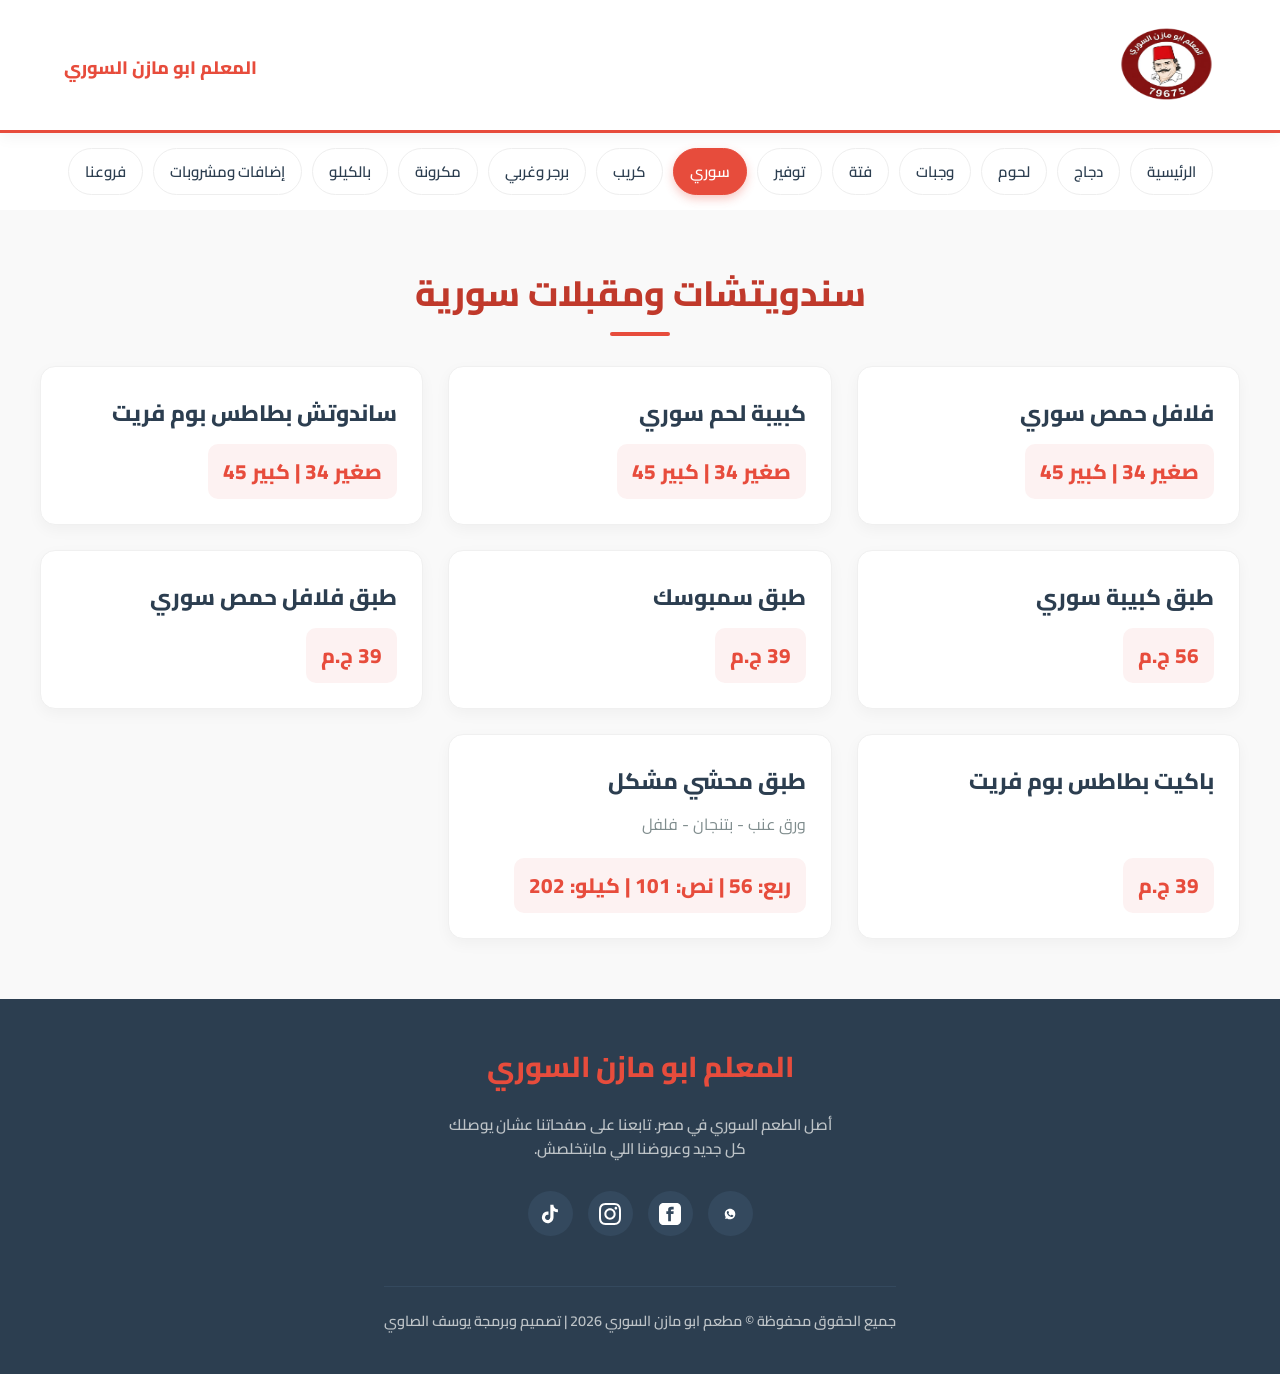
<file: صفحة السندويتشات والمقبلات السورية.html>
﻿<!DOCTYPE html>
<html lang="ar" dir="rtl">
<head>
    <meta charset="UTF-8">
    <meta name="viewport" content="width=device-width, initial-scale=1.0">
    <title>سوري ومقبلات</title>
    <link rel="stylesheet" href="style.css">
	<style type="text/css">
	.auto-style1 {
		font-size: large;
	}
	</style>
</head>
<body>
   <header>
        <div class="header-top">
            <div class="logo-container">
				
					<img alt="logo" height="100" src="WhatsApp%20Image%202026-04-13%20at%201.18.08%20PM.png" width="100" style="float: right"></div>
			<h2 style="color:#e74c3c; margin:0; font-weight:800;">
			<span class="auto-style1">المعلم ابو مازن السوري</span><span lang="ar-eg" class="auto-style1"> </span></h2>
		 </div>
        
</header>


        <nav>
            <a href="index.html">الرئيسية</a>
			<a href="صفحة%20شاورما%20الدجاج.html">دجاج</a>
			<a href="صفحة%20شاورما%20اللحوم.html">لحوم</a>
			<a href="صفحة%20وجبات%20المشويات.html">وجبات</a>
			<a href="صفحة%20الفتات.html">فتة</a>
			<a href="صفحة%20وجبات%20التوفير%20والصواني.html">توفير</a>
			<a href="صفحة%20السندويتشات%20والمقبلات%20السورية.html" class="active">سوري</a>
			<a href="صفحة%20الكريبات.html">كريب</a>
			<a href="صفحة%20البرجر%20والسندويتشات%20الغربي.html">برجر وغربي</a>
			<a href="صفحة%20المكرونات.html">مكرونة</a>
			<a href="صفحة%20المشاوي%20بالكيلو%20والأوزان.html">بالكيلو</a>
			<a href="صفحة%20الإضافات%20والمشروبات.html">إضافات ومشروبات</a>
			<a href="about.html" >فروعنا</a>
        </nav>
        

    <div class="menu-container">
       <h2 class="category-title">سندويتشات ومقبلات سورية</h2>
        <div class="items-grid">
            <div class="item-card"><div class="card-content"><h3 class="item-name">فلافل حمص سوري</h3></div>
				<span class="item-price"><span lang="ar-eg">صغير</span> 34 | 
				<span lang="ar-eg">كبير</span> 45</span></div>
            <div class="item-card"><div class="card-content"><h3 class="item-name">كبيبة لحم سوري</h3></div>
				<span class="item-price"><span lang="ar-eg">صغير</span> 34 | 
				<span lang="ar-eg">كبير</span> 45</span></div>
            <div class="item-card"><div class="card-content"><h3 class="item-name">ساندوتش بطاطس بوم فريت</h3></div>
				<span class="item-price"><span lang="ar-eg">صغير</span> 34 | 
				<span lang="ar-eg">كبير</span> 45</span></div>
            <div class="item-card"><div class="card-content"><h3 class="item-name">
				<span lang="ar-eg">طبق </span>كبيبة سوري </h3></div><span class="item-price">56 ج.م</span></div>
            <div class="item-card"><div class="card-content"><h3 class="item-name">
				<span lang="ar-eg">طبق </span>سمبوسك</h3></div><span class="item-price">39 ج.م</span></div>
            <div class="item-card"><div class="card-content"><h3 class="item-name">طبق فلافل حمص سوري</h3></div><span class="item-price">39 ج.م</span></div>
            <div class="item-card"><div class="card-content"><h3 class="item-name">باكيت بطاطس بوم فريت</h3></div><span class="item-price">39 ج.م</span></div>
                   <div class="item-card"><div class="card-content"><h3 class="item-name">
					   <span lang="ar-eg">طبق محشي مشكل</span></h3><p class="item-desc">
					   <span lang="ar-eg">ورق عنب - بتنجان - فلفل</span></p></div><span class="item-price">
					   ربع: <span lang="ar-eg">56</span> | نص:
					   <span lang="ar-eg">101 | كيلو: 202</span></span></div>

 </div>    </div>
<footer>
        <div class="footer-content">
            <div class="footer-logo">
                <h2><span lang="ar-eg">المعلم ابو مازن السوري</span></h2>
            </div>
            <p class="footer-desc">أصل الطعم ا<span lang="ar-eg">لسوري</span> في مصر. تابعنا على صفحاتنا عشان يوصلك كل جديد وعروضنا اللي مابتخلصش.</p>
            
            <div class="social-links">
                <a href="https://api.whatsapp.com/send/?phone=201101219675&text&type=phone_number&app_absent=0" target="_blank" title="واتساب">
                    <svg viewBox="0 0 24 24"><path d="M12.031 6.172c-3.181 0-5.767 2.586-5.768 5.766-.001 1.298.38 2.27 1.019 3.287l-.582 2.128 2.182-.573c.978.58 1.911.928 3.145.929 3.178 0 5.767-2.587 5.768-5.766.001-3.187-2.575-5.77-5.764-5.771zm3.392 8.244c-.144.405-.837.774-1.17.824-.299.045-.677.063-1.092-.069-.252-.08-.575-.187-.988-.365-1.739-.751-2.874-2.502-2.961-2.617-.087-.116-.708-.94-.708-1.793s.448-1.273.607-1.446c.159-.173.346-.217.462-.217l.332.006c.106.005.249-.04.39.298.144.347.491 1.2.534 1.287.043.087.072.188.014.304-.058.116-.087.188-.173.289l-.26.304c-.087.086-.177.18-.076.354.101.174.449.741.964 1.201.662.591 1.221.774 1.394.86s.274.072.376-.043c.101-.116.433-.506.549-.68.116-.173.231-.145.39-.087s1.011.477 1.184.564c.173.087.289.129.332.202.043.073.043.423-.101.827z"/></svg>
                </a>
                
                <a href="https://web.facebook.com/AbouMazenRestaurant" target="_blank" title="فيسبوك">
                    <svg viewBox="0 0 24 24"><path d="M19 0h-14c-2.761 0-5 2.239-5 5v14c0 2.761 2.239 5 5 5h14c2.762 0 5-2.239 5-5v-14c0-2.761-2.238-5-5-5zm-3 7h-1.924c-.615 0-1.076.252-1.076.889v1.111h3l-.238 3h-2.762v8h-3v-8h-2v-3h2v-1.923c0-2.022 1.064-3.077 3.461-3.077h2.539v3z"/></svg>
                </a>
                
                <a href="https://www.instagram.com/aboumazen_alsory" target="_blank" title="إنستجرام">
                    <svg viewBox="0 0 24 24"><path d="M12 2.163c3.204 0 3.584.012 4.85.07 3.252.148 4.771 1.691 4.919 4.919.058 1.265.069 1.645.069 4.849 0 3.205-.012 3.584-.069 4.849-.149 3.225-1.664 4.771-4.919 4.919-1.266.058-1.644.07-4.85.07-3.204 0-3.584-.012-4.849-.07-3.26-.149-4.771-1.699-4.919-4.92-.058-1.265-.07-1.644-.07-4.849 0-3.204.013-3.583.07-4.849.149-3.227 1.664-4.771 4.919-4.919 1.266-.057 1.645-.069 4.849-.069zm0-2.163c-3.259 0-3.667.014-4.947.072-4.358.2-6.78 2.618-6.98 6.98-.059 1.281-.073 1.689-.073 4.948 0 3.259.014 3.668.072 4.948.2 4.358 2.618 6.78 6.98 6.98 1.281.058 1.689.072 4.948.072 3.259 0 3.668-.014 4.948-.072 4.354-.2 6.782-2.618 6.979-6.98.059-1.28.073-1.689.073-4.948 0-3.259-.014-3.667-.072-4.947-.196-4.354-2.617-6.78-6.979-6.98-1.281-.059-1.69-.073-4.949-.073zm0 5.838c-3.403 0-6.162 2.759-6.162 6.162s2.759 6.163 6.162 6.163 6.162-2.759 6.162-6.163c0-3.403-2.759-6.162-6.162-6.162zm0 10.162c-2.209 0-4-1.79-4-4 0-2.209 1.791-4 4-4s4 1.791 4 4c0 2.21-1.791 4-4 4zm6.406-11.845c-.796 0-1.441.645-1.441 1.44s.645 1.44 1.441 1.44c.795 0 1.439-.645 1.439-1.44s-.644-1.44-1.439-1.44z"/></svg>
                </a>
              <a href="https://www.tiktok.com/@abomazenelsoury?is_from_webapp=1&sender_device=pc" target="_blank" title="تيك توك">
                    <svg viewBox="0 0 24 24"><path d="M19.59 6.69a4.83 4.83 0 0 1-3.77-4.25V2h-3.45v13.67a2.89 2.89 0 0 1-5.2 1.74 2.89 2.89 0 0 1 2.31-4.64 2.93 2.93 0 0 1 .88.13V9.4a6.84 6.84 0 0 0-1-.05A6.33 6.33 0 0 0 5 20.1a6.34 6.34 0 0 0 10.86-4.43v-7a8.16 8.16 0 0 0 4.77 1.52v-3.4a4.85 4.85 0 0 1-1-.1z"/></svg>
                </a>  
                
            </div>

            <div class="footer-bottom">
                جميع الحقوق محفوظة © <span lang="ar-eg">مطعم ابو مازن السوري</span> 
				2026 | تصميم وبرمجة <span lang="ar-eg">يوسف الصاوي</span>
            </div>
        </div>
    </footer>
</body>
</html>
</file>
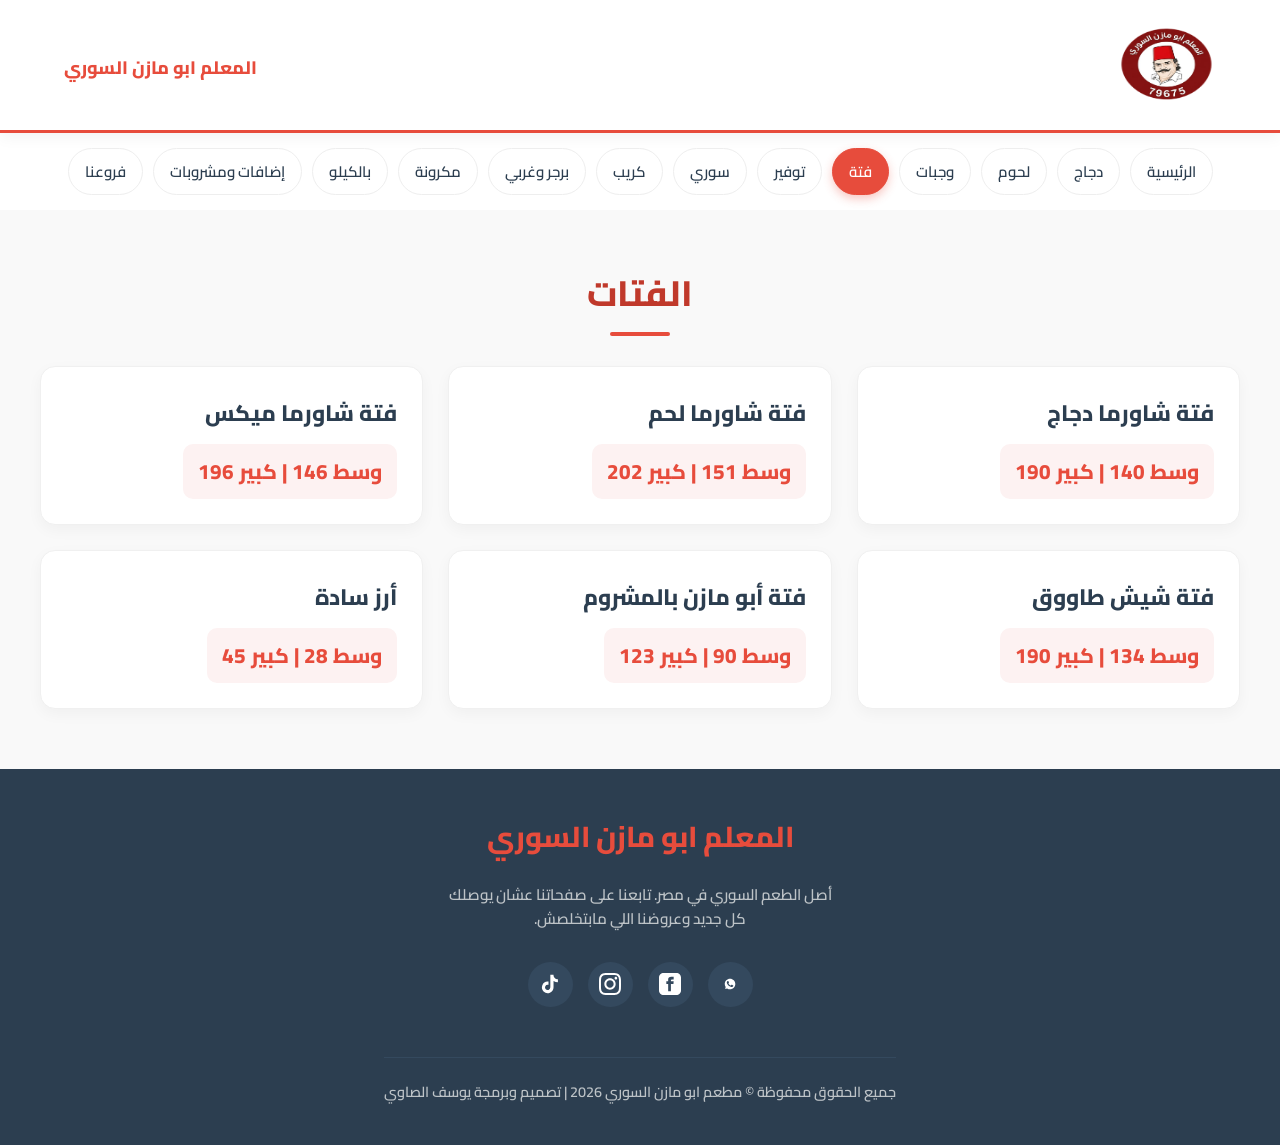
<file: صفحة الفتات.html>
﻿<!DOCTYPE html>
<html lang="ar" dir="rtl">
<head>
    <meta charset="UTF-8">
    <meta name="viewport" content="width=device-width, initial-scale=1.0">
    <title>الفتات</title>
    <link rel="stylesheet" href="style.css">
	<style type="text/css">
.auto-style1 {
	font-size: large;
}
</style>
</head>
<body>
  <header>
        <div class="header-top">
            <div class="logo-container">
				
					<img alt="logo" height="100" src="WhatsApp%20Image%202026-04-13%20at%201.18.08%20PM.png" width="100" style="float: right"></div>
			<h2 style="color:#e74c3c; margin:0; font-weight:800;">
			<span class="auto-style1">المعلم ابو مازن السوري</span><span lang="ar-eg" class="auto-style1"> </span></h2>
		 </div>
        
</header>


      <nav>
            <a href="index.html">الرئيسية</a>
			<a href="صفحة%20شاورما%20الدجاج.html">دجاج</a>
			<a href="صفحة%20شاورما%20اللحوم.html">لحوم</a>
			<a href="صفحة%20وجبات%20المشويات.html">وجبات</a>
			<a href="صفحة%20الفتات.html"class="active">فتة</a>
			<a href="صفحة%20وجبات%20التوفير%20والصواني.html">توفير</a>
			<a href="صفحة%20السندويتشات%20والمقبلات%20السورية.html">سوري</a>
			<a href="صفحة%20الكريبات.html">كريب</a>
			<a href="صفحة%20البرجر%20والسندويتشات%20الغربي.html">برجر وغربي</a>
			<a href="صفحة%20المكرونات.html">مكرونة</a>
			<a href="صفحة%20المشاوي%20بالكيلو%20والأوزان.html">بالكيلو</a>
			<a href="صفحة%20الإضافات%20والمشروبات.html">إضافات ومشروبات</a>
			<a href="about.html"  >فروعنا</a>
        </nav>
        

    <div class="menu-container">
       <h2 class="category-title">الفتات</h2>
        <div class="items-grid">
            <div class="item-card"><div class="card-content"><h3 class="item-name">فتة شاورما دجاج</h3></div><span class="item-price">وسط 140 | كبير 190</span></div>
            <div class="item-card"><div class="card-content"><h3 class="item-name">فتة شاورما لحم</h3></div><span class="item-price">وسط 151 | كبير 202</span></div>
            <div class="item-card"><div class="card-content"><h3 class="item-name">فتة شاورما ميكس</h3></div><span class="item-price">وسط 146 | كبير 196</span></div>
            <div class="item-card"><div class="card-content"><h3 class="item-name">فتة شيش طاووق</h3></div><span class="item-price">وسط 134 | كبير 190</span></div>
            <div class="item-card"><div class="card-content"><h3 class="item-name">فتة أبو مازن بالمشروم</h3></div><span class="item-price">وسط 90 | كبير 123</span></div>
            <div class="item-card"><div class="card-content"><h3 class="item-name">أرز سادة</h3></div><span class="item-price">وسط 28 | كبير 45</span></div>
        </div>    </div>
   <footer>
        <div class="footer-content">
            <div class="footer-logo">
                <h2><span lang="ar-eg">المعلم ابو مازن السوري</span></h2>
            </div>
            <p class="footer-desc">أصل الطعم ا<span lang="ar-eg">لسوري</span> في مصر. تابعنا على صفحاتنا عشان يوصلك كل جديد وعروضنا اللي مابتخلصش.</p>
            
            <div class="social-links">
                <a href="https://api.whatsapp.com/send/?phone=201101219675&text&type=phone_number&app_absent=0" target="_blank" title="واتساب">
                    <svg viewBox="0 0 24 24"><path d="M12.031 6.172c-3.181 0-5.767 2.586-5.768 5.766-.001 1.298.38 2.27 1.019 3.287l-.582 2.128 2.182-.573c.978.58 1.911.928 3.145.929 3.178 0 5.767-2.587 5.768-5.766.001-3.187-2.575-5.77-5.764-5.771zm3.392 8.244c-.144.405-.837.774-1.17.824-.299.045-.677.063-1.092-.069-.252-.08-.575-.187-.988-.365-1.739-.751-2.874-2.502-2.961-2.617-.087-.116-.708-.94-.708-1.793s.448-1.273.607-1.446c.159-.173.346-.217.462-.217l.332.006c.106.005.249-.04.39.298.144.347.491 1.2.534 1.287.043.087.072.188.014.304-.058.116-.087.188-.173.289l-.26.304c-.087.086-.177.18-.076.354.101.174.449.741.964 1.201.662.591 1.221.774 1.394.86s.274.072.376-.043c.101-.116.433-.506.549-.68.116-.173.231-.145.39-.087s1.011.477 1.184.564c.173.087.289.129.332.202.043.073.043.423-.101.827z"/></svg>
                </a>
                
                <a href="https://web.facebook.com/AbouMazenRestaurant" target="_blank" title="فيسبوك">
                    <svg viewBox="0 0 24 24"><path d="M19 0h-14c-2.761 0-5 2.239-5 5v14c0 2.761 2.239 5 5 5h14c2.762 0 5-2.239 5-5v-14c0-2.761-2.238-5-5-5zm-3 7h-1.924c-.615 0-1.076.252-1.076.889v1.111h3l-.238 3h-2.762v8h-3v-8h-2v-3h2v-1.923c0-2.022 1.064-3.077 3.461-3.077h2.539v3z"/></svg>
                </a>
                
                <a href="https://www.instagram.com/aboumazen_alsory" target="_blank" title="إنستجرام">
                    <svg viewBox="0 0 24 24"><path d="M12 2.163c3.204 0 3.584.012 4.85.07 3.252.148 4.771 1.691 4.919 4.919.058 1.265.069 1.645.069 4.849 0 3.205-.012 3.584-.069 4.849-.149 3.225-1.664 4.771-4.919 4.919-1.266.058-1.644.07-4.85.07-3.204 0-3.584-.012-4.849-.07-3.26-.149-4.771-1.699-4.919-4.92-.058-1.265-.07-1.644-.07-4.849 0-3.204.013-3.583.07-4.849.149-3.227 1.664-4.771 4.919-4.919 1.266-.057 1.645-.069 4.849-.069zm0-2.163c-3.259 0-3.667.014-4.947.072-4.358.2-6.78 2.618-6.98 6.98-.059 1.281-.073 1.689-.073 4.948 0 3.259.014 3.668.072 4.948.2 4.358 2.618 6.78 6.98 6.98 1.281.058 1.689.072 4.948.072 3.259 0 3.668-.014 4.948-.072 4.354-.2 6.782-2.618 6.979-6.98.059-1.28.073-1.689.073-4.948 0-3.259-.014-3.667-.072-4.947-.196-4.354-2.617-6.78-6.979-6.98-1.281-.059-1.69-.073-4.949-.073zm0 5.838c-3.403 0-6.162 2.759-6.162 6.162s2.759 6.163 6.162 6.163 6.162-2.759 6.162-6.163c0-3.403-2.759-6.162-6.162-6.162zm0 10.162c-2.209 0-4-1.79-4-4 0-2.209 1.791-4 4-4s4 1.791 4 4c0 2.21-1.791 4-4 4zm6.406-11.845c-.796 0-1.441.645-1.441 1.44s.645 1.44 1.441 1.44c.795 0 1.439-.645 1.439-1.44s-.644-1.44-1.439-1.44z"/></svg>
                </a>
              <a href="https://www.tiktok.com/@abomazenelsoury?is_from_webapp=1&sender_device=pc" target="_blank" title="تيك توك">
                    <svg viewBox="0 0 24 24"><path d="M19.59 6.69a4.83 4.83 0 0 1-3.77-4.25V2h-3.45v13.67a2.89 2.89 0 0 1-5.2 1.74 2.89 2.89 0 0 1 2.31-4.64 2.93 2.93 0 0 1 .88.13V9.4a6.84 6.84 0 0 0-1-.05A6.33 6.33 0 0 0 5 20.1a6.34 6.34 0 0 0 10.86-4.43v-7a8.16 8.16 0 0 0 4.77 1.52v-3.4a4.85 4.85 0 0 1-1-.1z"/></svg>
                </a>  
                
            </div>

            <div class="footer-bottom">
                جميع الحقوق محفوظة © <span lang="ar-eg">مطعم ابو مازن السوري</span> 
				2026 | تصميم وبرمجة <span lang="ar-eg">يوسف الصاوي</span>
            </div>
        </div>
    </footer>
</body>
</html>
</file>
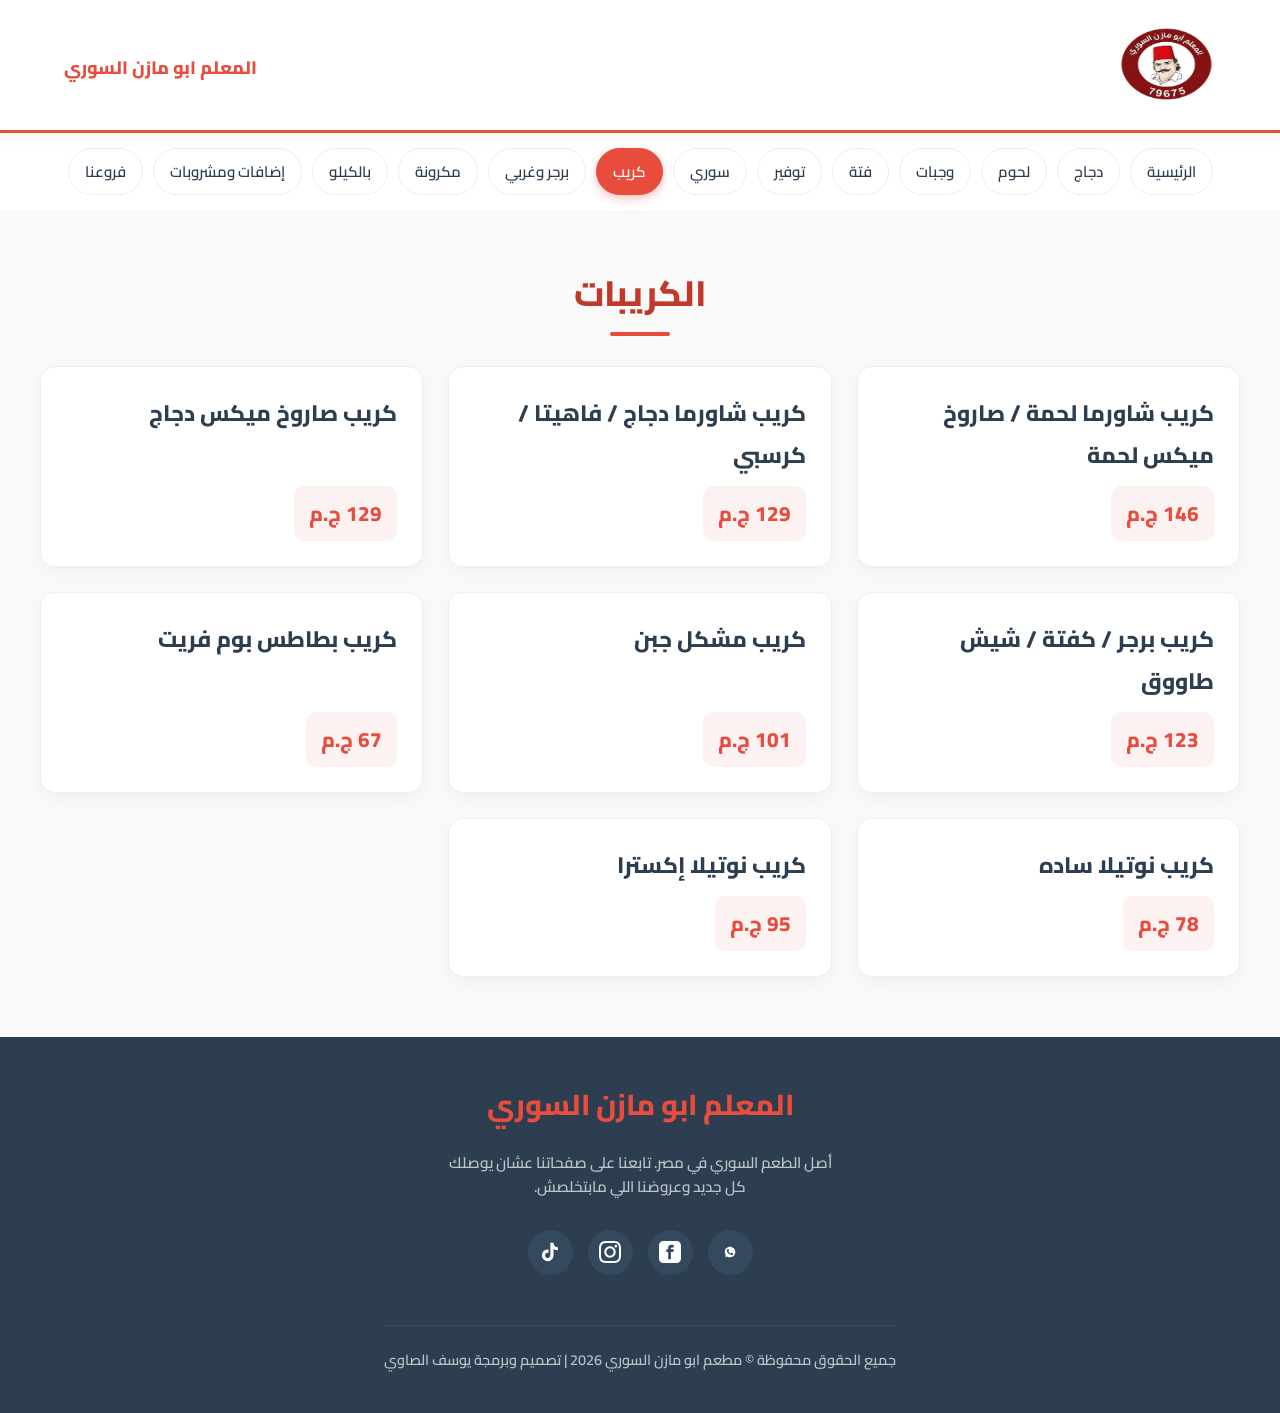
<file: صفحة الكريبات.html>
﻿<!DOCTYPE html>
<html lang="ar" dir="rtl">
<head>
    <meta charset="UTF-8">
    <meta name="viewport" content="width=device-width, initial-scale=1.0">
    <title>الكريبات</title>
    <link rel="stylesheet" href="style.css">
	<style type="text/css">
.auto-style1 {
	font-size: large;
}
</style>
</head>
<body>
  <header>
        <div class="header-top">
            <div class="logo-container">
				
					<img alt="logo" height="100" src="WhatsApp%20Image%202026-04-13%20at%201.18.08%20PM.png" width="100" style="float: right"></div>
			<h2 style="color:#e74c3c; margin:0; font-weight:800;">
			<span class="auto-style1">المعلم ابو مازن السوري</span><span lang="ar-eg" class="auto-style1"> </span></h2>
		 </div>
        
</header>

      <nav>
            <a href="index.html">الرئيسية</a>
			<a href="صفحة%20شاورما%20الدجاج.html">دجاج</a>
			<a href="صفحة%20شاورما%20اللحوم.html">لحوم</a>
			<a href="صفحة%20وجبات%20المشويات.html">وجبات</a>
			<a href="صفحة%20الفتات.html">فتة</a>
			<a href="صفحة%20وجبات%20التوفير%20والصواني.html">توفير</a>
			<a href="صفحة%20السندويتشات%20والمقبلات%20السورية.html">سوري</a>
			<a href="صفحة%20الكريبات.html" class="active">كريب</a>
			<a href="صفحة%20البرجر%20والسندويتشات%20الغربي.html">برجر وغربي</a>
			<a href="صفحة%20المكرونات.html">مكرونة</a>
			<a href="صفحة%20المشاوي%20بالكيلو%20والأوزان.html">بالكيلو</a>
			<a href="صفحة%20الإضافات%20والمشروبات.html">إضافات ومشروبات</a>
			<a href="about.html" >فروعنا</a>
        </nav>
        

    <div class="menu-container">
       <h2 class="category-title">الكريبات</h2>
        <div class="items-grid">
            <div class="item-card"><div class="card-content"><h3 class="item-name">كريب شاورما لحمة / صاروخ ميكس لحمة</h3></div><span class="item-price">146 ج.م</span></div>
            <div class="item-card"><div class="card-content"><h3 class="item-name">
				كريب شاورما دجاج / فاهيتا / <span lang="ar-eg">كرسبي</span></h3></div><span class="item-price">129 ج.م</span></div>
            <div class="item-card"><div class="card-content"><h3 class="item-name">كريب صاروخ ميكس دجاج</h3></div><span class="item-price">129 ج.م</span></div>
            <div class="item-card"><div class="card-content"><h3 class="item-name">كريب برجر / كفتة / شيش طاووق</h3></div><span class="item-price">123 ج.م</span></div>
            <div class="item-card"><div class="card-content"><h3 class="item-name">كريب مشكل جبن</h3></div><span class="item-price">101 ج.م</span></div>
            <div class="item-card"><div class="card-content"><h3 class="item-name">كريب بطاطس بوم فريت</h3></div><span class="item-price">67 ج.م</span></div>
            <div class="item-card"><div class="card-content"><h3 class="item-name">كريب نوتيلا ساده</h3></div><span class="item-price">78 ج.م</span></div>
            <div class="item-card"><div class="card-content"><h3 class="item-name">كريب نوتيلا إكسترا</h3></div><span class="item-price">95 ج.م</span></div>
        </div>    </div>
<footer>
        <div class="footer-content">
            <div class="footer-logo">
                <h2><span lang="ar-eg">المعلم ابو مازن السوري</span></h2>
            </div>
            <p class="footer-desc">أصل الطعم ا<span lang="ar-eg">لسوري</span> في مصر. تابعنا على صفحاتنا عشان يوصلك كل جديد وعروضنا اللي مابتخلصش.</p>
            
            <div class="social-links">
                <a href="https://api.whatsapp.com/send/?phone=201101219675&text&type=phone_number&app_absent=0" target="_blank" title="واتساب">
                    <svg viewBox="0 0 24 24"><path d="M12.031 6.172c-3.181 0-5.767 2.586-5.768 5.766-.001 1.298.38 2.27 1.019 3.287l-.582 2.128 2.182-.573c.978.58 1.911.928 3.145.929 3.178 0 5.767-2.587 5.768-5.766.001-3.187-2.575-5.77-5.764-5.771zm3.392 8.244c-.144.405-.837.774-1.17.824-.299.045-.677.063-1.092-.069-.252-.08-.575-.187-.988-.365-1.739-.751-2.874-2.502-2.961-2.617-.087-.116-.708-.94-.708-1.793s.448-1.273.607-1.446c.159-.173.346-.217.462-.217l.332.006c.106.005.249-.04.39.298.144.347.491 1.2.534 1.287.043.087.072.188.014.304-.058.116-.087.188-.173.289l-.26.304c-.087.086-.177.18-.076.354.101.174.449.741.964 1.201.662.591 1.221.774 1.394.86s.274.072.376-.043c.101-.116.433-.506.549-.68.116-.173.231-.145.39-.087s1.011.477 1.184.564c.173.087.289.129.332.202.043.073.043.423-.101.827z"/></svg>
                </a>
                
                <a href="https://web.facebook.com/AbouMazenRestaurant" target="_blank" title="فيسبوك">
                    <svg viewBox="0 0 24 24"><path d="M19 0h-14c-2.761 0-5 2.239-5 5v14c0 2.761 2.239 5 5 5h14c2.762 0 5-2.239 5-5v-14c0-2.761-2.238-5-5-5zm-3 7h-1.924c-.615 0-1.076.252-1.076.889v1.111h3l-.238 3h-2.762v8h-3v-8h-2v-3h2v-1.923c0-2.022 1.064-3.077 3.461-3.077h2.539v3z"/></svg>
                </a>
                
                <a href="https://www.instagram.com/aboumazen_alsory" target="_blank" title="إنستجرام">
                    <svg viewBox="0 0 24 24"><path d="M12 2.163c3.204 0 3.584.012 4.85.07 3.252.148 4.771 1.691 4.919 4.919.058 1.265.069 1.645.069 4.849 0 3.205-.012 3.584-.069 4.849-.149 3.225-1.664 4.771-4.919 4.919-1.266.058-1.644.07-4.85.07-3.204 0-3.584-.012-4.849-.07-3.26-.149-4.771-1.699-4.919-4.92-.058-1.265-.07-1.644-.07-4.849 0-3.204.013-3.583.07-4.849.149-3.227 1.664-4.771 4.919-4.919 1.266-.057 1.645-.069 4.849-.069zm0-2.163c-3.259 0-3.667.014-4.947.072-4.358.2-6.78 2.618-6.98 6.98-.059 1.281-.073 1.689-.073 4.948 0 3.259.014 3.668.072 4.948.2 4.358 2.618 6.78 6.98 6.98 1.281.058 1.689.072 4.948.072 3.259 0 3.668-.014 4.948-.072 4.354-.2 6.782-2.618 6.979-6.98.059-1.28.073-1.689.073-4.948 0-3.259-.014-3.667-.072-4.947-.196-4.354-2.617-6.78-6.979-6.98-1.281-.059-1.69-.073-4.949-.073zm0 5.838c-3.403 0-6.162 2.759-6.162 6.162s2.759 6.163 6.162 6.163 6.162-2.759 6.162-6.163c0-3.403-2.759-6.162-6.162-6.162zm0 10.162c-2.209 0-4-1.79-4-4 0-2.209 1.791-4 4-4s4 1.791 4 4c0 2.21-1.791 4-4 4zm6.406-11.845c-.796 0-1.441.645-1.441 1.44s.645 1.44 1.441 1.44c.795 0 1.439-.645 1.439-1.44s-.644-1.44-1.439-1.44z"/></svg>
                </a>
              <a href="https://www.tiktok.com/@abomazenelsoury?is_from_webapp=1&sender_device=pc" target="_blank" title="تيك توك">
                    <svg viewBox="0 0 24 24"><path d="M19.59 6.69a4.83 4.83 0 0 1-3.77-4.25V2h-3.45v13.67a2.89 2.89 0 0 1-5.2 1.74 2.89 2.89 0 0 1 2.31-4.64 2.93 2.93 0 0 1 .88.13V9.4a6.84 6.84 0 0 0-1-.05A6.33 6.33 0 0 0 5 20.1a6.34 6.34 0 0 0 10.86-4.43v-7a8.16 8.16 0 0 0 4.77 1.52v-3.4a4.85 4.85 0 0 1-1-.1z"/></svg>
                </a>  
                
            </div>

            <div class="footer-bottom">
                جميع الحقوق محفوظة © <span lang="ar-eg">مطعم ابو مازن السوري</span> 
				2026 | تصميم وبرمجة <span lang="ar-eg">يوسف الصاوي</span>
            </div>
        </div>
    </footer>
</body>
</html>
</file>
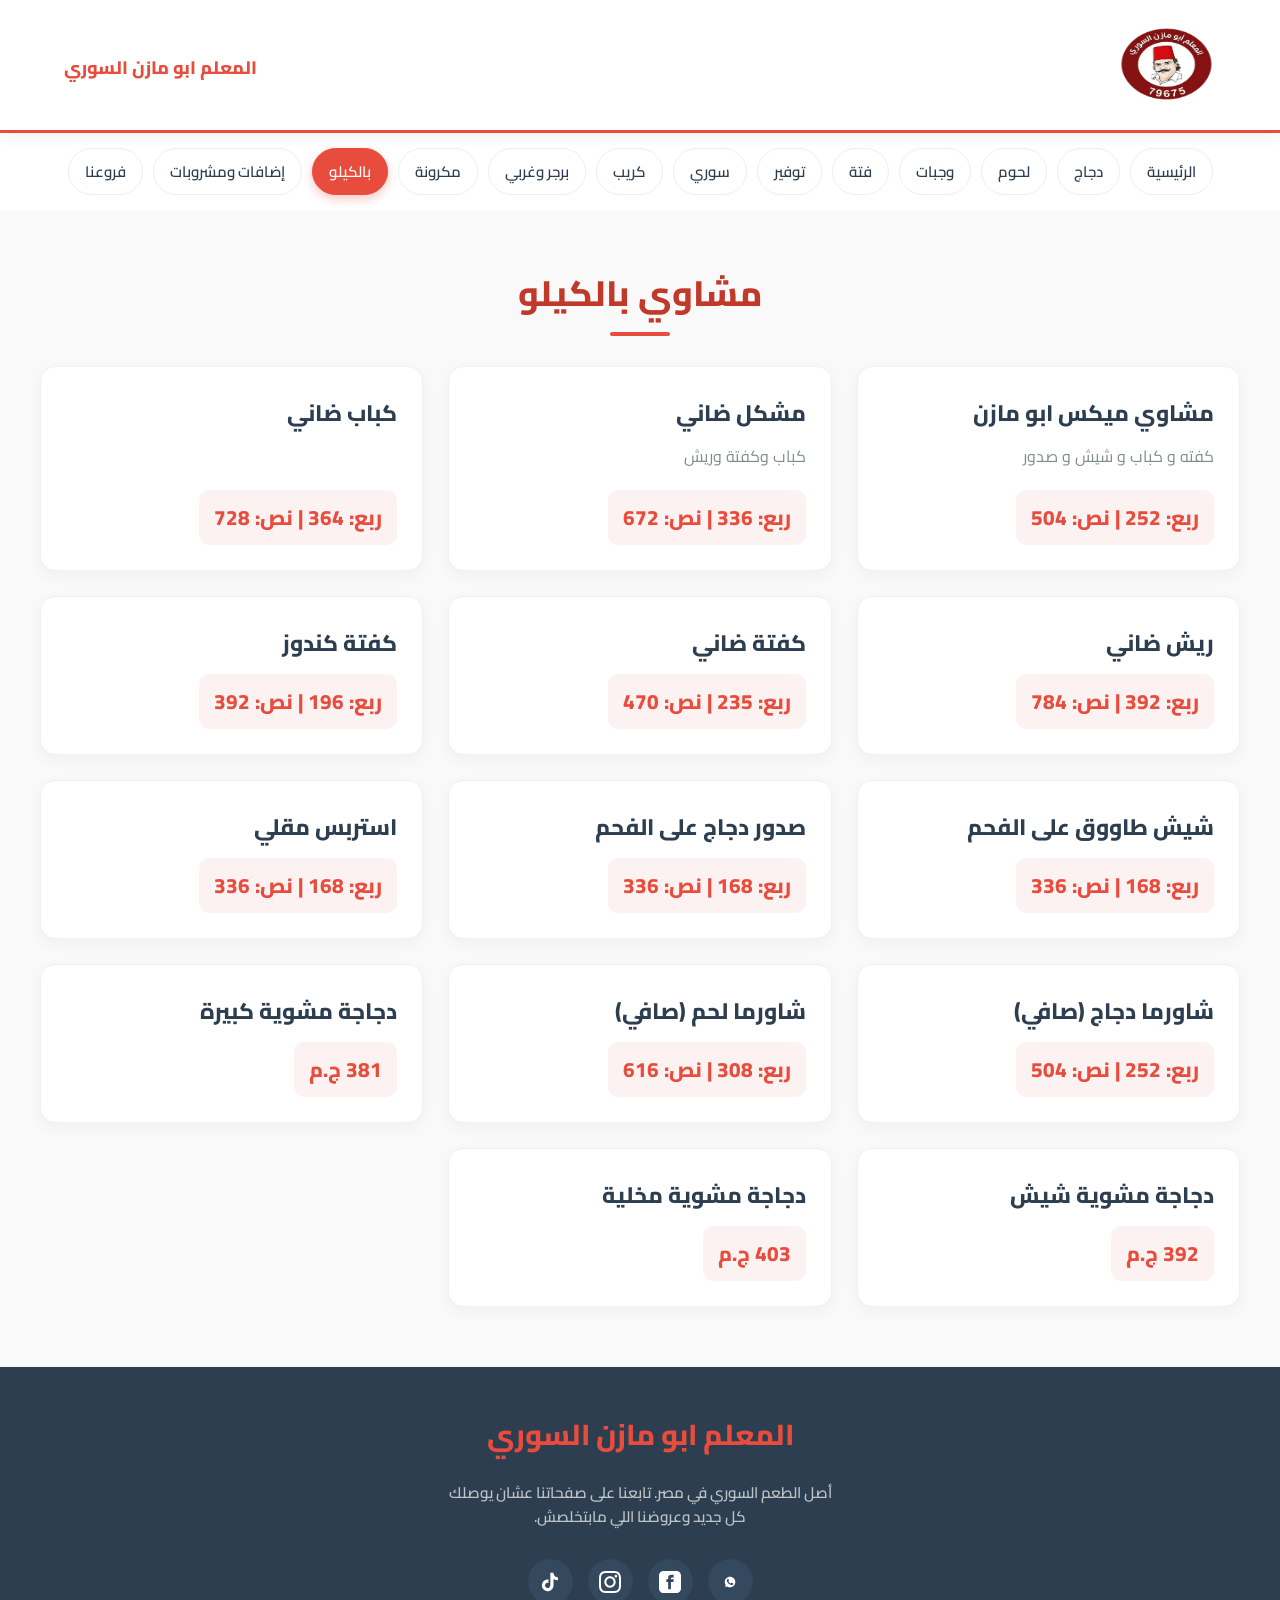
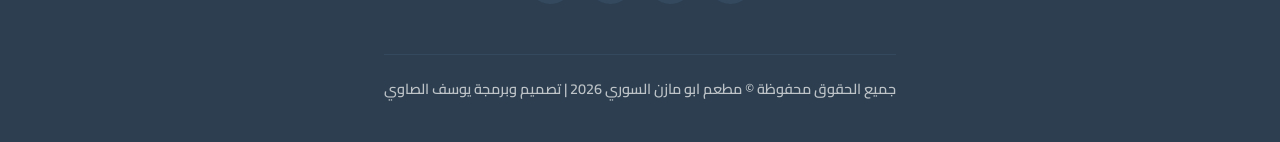
<file: صفحة المشاوي بالكيلو والأوزان.html>
﻿<!DOCTYPE html>
<html lang="ar" dir="rtl">
<head>
    <meta charset="UTF-8">
    <meta name="viewport" content="width=device-width, initial-scale=1.0">
    <title>مشاوي بالكيلو</title>
    <link rel="stylesheet" href="style.css">
	<style type="text/css">
.auto-style1 {
	font-size: large;
}
</style>
</head>
<body>
   <header>
        <div class="header-top">
            <div class="logo-container">
				
					<img alt="logo" height="100" src="WhatsApp%20Image%202026-04-13%20at%201.18.08%20PM.png" width="100" style="float: right"></div>
			<h2 style="color:#e74c3c; margin:0; font-weight:800;">
			<span class="auto-style1">المعلم ابو مازن السوري</span><span lang="ar-eg" class="auto-style1"> </span></h2>
		 </div>
        
</header>

  
      <nav>
            <a href="index.html">الرئيسية</a>
			<a href="صفحة%20شاورما%20الدجاج.html">دجاج</a>
			<a href="صفحة%20شاورما%20اللحوم.html">لحوم</a>
			<a href="صفحة%20وجبات%20المشويات.html">وجبات</a>
			<a href="صفحة%20الفتات.html">فتة</a>
			<a href="صفحة%20وجبات%20التوفير%20والصواني.html">توفير</a>
			<a href="صفحة%20السندويتشات%20والمقبلات%20السورية.html">سوري</a>
			<a href="صفحة%20الكريبات.html">كريب</a>
			<a href="صفحة%20البرجر%20والسندويتشات%20الغربي.html">برجر وغربي</a>
			<a href="صفحة%20المكرونات.html">مكرونة</a>
			<a href="صفحة%20المشاوي%20بالكيلو%20والأوزان.html"class="active">بالكيلو</a>
			<a href="صفحة%20الإضافات%20والمشروبات.html">إضافات ومشروبات</a>
			<a href="about.html"  >فروعنا</a>
        </nav>
     

    <div class="menu-container">
       <h2 class="category-title">مشاوي بالكيلو</h2>
        <div class="items-grid">
            <div class="item-card"><div class="card-content"><h3 class="item-name">
				مشاوي ميكس <span lang="ar-eg">ابو مازن</span></h3><p class="item-desc">
				<span lang="ar-eg">كفته و كباب و شيش و صدور</span></p></div><span class="item-price">ربع: 252 | نص: 504</span></div>
            <div class="item-card"><div class="card-content"><h3 class="item-name">مشكل ضاني</h3><p class="item-desc">كباب وكفتة وريش</p></div><span class="item-price">ربع: 336 | نص: 672</span></div>
            <div class="item-card"><div class="card-content"><h3 class="item-name">كباب ضاني</h3></div><span class="item-price">ربع: 364 | نص: 728</span></div>
            <div class="item-card"><div class="card-content"><h3 class="item-name">ريش ضاني</h3></div><span class="item-price">ربع: 392 | نص: 784</span></div>
            <div class="item-card"><div class="card-content"><h3 class="item-name">كفتة ضاني</h3></div><span class="item-price">ربع: 235 | نص: 470</span></div>
            <div class="item-card"><div class="card-content"><h3 class="item-name">كفتة كندوز</h3></div><span class="item-price">ربع: 196 | نص: 392</span></div>
            <div class="item-card"><div class="card-content"><h3 class="item-name">شيش طاووق على الفحم</h3></div><span class="item-price">ربع: 168 | نص: 336</span></div>
            <div class="item-card"><div class="card-content"><h3 class="item-name">صدور دجاج على الفحم</h3></div><span class="item-price">ربع: 168 | نص: 336</span></div>
            <div class="item-card"><div class="card-content"><h3 class="item-name">استربس مقلي</h3></div><span class="item-price">ربع: 168 | نص: 336</span></div>
            <div class="item-card"><div class="card-content"><h3 class="item-name">شاورما دجاج (صافي)</h3></div><span class="item-price">ربع: 252 | نص: 504</span></div>
            <div class="item-card"><div class="card-content"><h3 class="item-name">شاورما لحم (صافي)</h3></div><span class="item-price">ربع: 308 | نص: 616</span></div>
            <div class="item-card"><div class="card-content"><h3 class="item-name">دجاجة مشوية كبيرة</h3></div><span class="item-price">381 ج.م</span></div>
            <div class="item-card"><div class="card-content"><h3 class="item-name">دجاجة مشوية شيش</h3></div><span class="item-price">392 ج.م</span></div>
            <div class="item-card"><div class="card-content"><h3 class="item-name">دجاجة مشوية مخلية</h3></div><span class="item-price">403 ج.م</span></div>
        </div>
    </div>

<footer>
        <div class="footer-content">
            <div class="footer-logo">
                <h2><span lang="ar-eg">المعلم ابو مازن السوري</span></h2>
            </div>
            <p class="footer-desc">أصل الطعم ا<span lang="ar-eg">لسوري</span> في مصر. تابعنا على صفحاتنا عشان يوصلك كل جديد وعروضنا اللي مابتخلصش.</p>
            
            <div class="social-links">
                <a href="https://api.whatsapp.com/send/?phone=201101219675&text&type=phone_number&app_absent=0" target="_blank" title="واتساب">
                    <svg viewBox="0 0 24 24"><path d="M12.031 6.172c-3.181 0-5.767 2.586-5.768 5.766-.001 1.298.38 2.27 1.019 3.287l-.582 2.128 2.182-.573c.978.58 1.911.928 3.145.929 3.178 0 5.767-2.587 5.768-5.766.001-3.187-2.575-5.77-5.764-5.771zm3.392 8.244c-.144.405-.837.774-1.17.824-.299.045-.677.063-1.092-.069-.252-.08-.575-.187-.988-.365-1.739-.751-2.874-2.502-2.961-2.617-.087-.116-.708-.94-.708-1.793s.448-1.273.607-1.446c.159-.173.346-.217.462-.217l.332.006c.106.005.249-.04.39.298.144.347.491 1.2.534 1.287.043.087.072.188.014.304-.058.116-.087.188-.173.289l-.26.304c-.087.086-.177.18-.076.354.101.174.449.741.964 1.201.662.591 1.221.774 1.394.86s.274.072.376-.043c.101-.116.433-.506.549-.68.116-.173.231-.145.39-.087s1.011.477 1.184.564c.173.087.289.129.332.202.043.073.043.423-.101.827z"/></svg>
                </a>
                
                <a href="https://web.facebook.com/AbouMazenRestaurant" target="_blank" title="فيسبوك">
                    <svg viewBox="0 0 24 24"><path d="M19 0h-14c-2.761 0-5 2.239-5 5v14c0 2.761 2.239 5 5 5h14c2.762 0 5-2.239 5-5v-14c0-2.761-2.238-5-5-5zm-3 7h-1.924c-.615 0-1.076.252-1.076.889v1.111h3l-.238 3h-2.762v8h-3v-8h-2v-3h2v-1.923c0-2.022 1.064-3.077 3.461-3.077h2.539v3z"/></svg>
                </a>
                
                <a href="https://www.instagram.com/aboumazen_alsory" target="_blank" title="إنستجرام">
                    <svg viewBox="0 0 24 24"><path d="M12 2.163c3.204 0 3.584.012 4.85.07 3.252.148 4.771 1.691 4.919 4.919.058 1.265.069 1.645.069 4.849 0 3.205-.012 3.584-.069 4.849-.149 3.225-1.664 4.771-4.919 4.919-1.266.058-1.644.07-4.85.07-3.204 0-3.584-.012-4.849-.07-3.26-.149-4.771-1.699-4.919-4.92-.058-1.265-.07-1.644-.07-4.849 0-3.204.013-3.583.07-4.849.149-3.227 1.664-4.771 4.919-4.919 1.266-.057 1.645-.069 4.849-.069zm0-2.163c-3.259 0-3.667.014-4.947.072-4.358.2-6.78 2.618-6.98 6.98-.059 1.281-.073 1.689-.073 4.948 0 3.259.014 3.668.072 4.948.2 4.358 2.618 6.78 6.98 6.98 1.281.058 1.689.072 4.948.072 3.259 0 3.668-.014 4.948-.072 4.354-.2 6.782-2.618 6.979-6.98.059-1.28.073-1.689.073-4.948 0-3.259-.014-3.667-.072-4.947-.196-4.354-2.617-6.78-6.979-6.98-1.281-.059-1.69-.073-4.949-.073zm0 5.838c-3.403 0-6.162 2.759-6.162 6.162s2.759 6.163 6.162 6.163 6.162-2.759 6.162-6.163c0-3.403-2.759-6.162-6.162-6.162zm0 10.162c-2.209 0-4-1.79-4-4 0-2.209 1.791-4 4-4s4 1.791 4 4c0 2.21-1.791 4-4 4zm6.406-11.845c-.796 0-1.441.645-1.441 1.44s.645 1.44 1.441 1.44c.795 0 1.439-.645 1.439-1.44s-.644-1.44-1.439-1.44z"/></svg>
                </a>
              <a href="https://www.tiktok.com/@abomazenelsoury?is_from_webapp=1&sender_device=pc" target="_blank" title="تيك توك">
                    <svg viewBox="0 0 24 24"><path d="M19.59 6.69a4.83 4.83 0 0 1-3.77-4.25V2h-3.45v13.67a2.89 2.89 0 0 1-5.2 1.74 2.89 2.89 0 0 1 2.31-4.64 2.93 2.93 0 0 1 .88.13V9.4a6.84 6.84 0 0 0-1-.05A6.33 6.33 0 0 0 5 20.1a6.34 6.34 0 0 0 10.86-4.43v-7a8.16 8.16 0 0 0 4.77 1.52v-3.4a4.85 4.85 0 0 1-1-.1z"/></svg>
                </a>  
                
            </div>

            <div class="footer-bottom">
                جميع الحقوق محفوظة © <span lang="ar-eg">مطعم ابو مازن السوري</span> 
				2026 | تصميم وبرمجة <span lang="ar-eg">يوسف الصاوي</span>
            </div>
        </div>
    </footer>
</body>
</html>
</file>
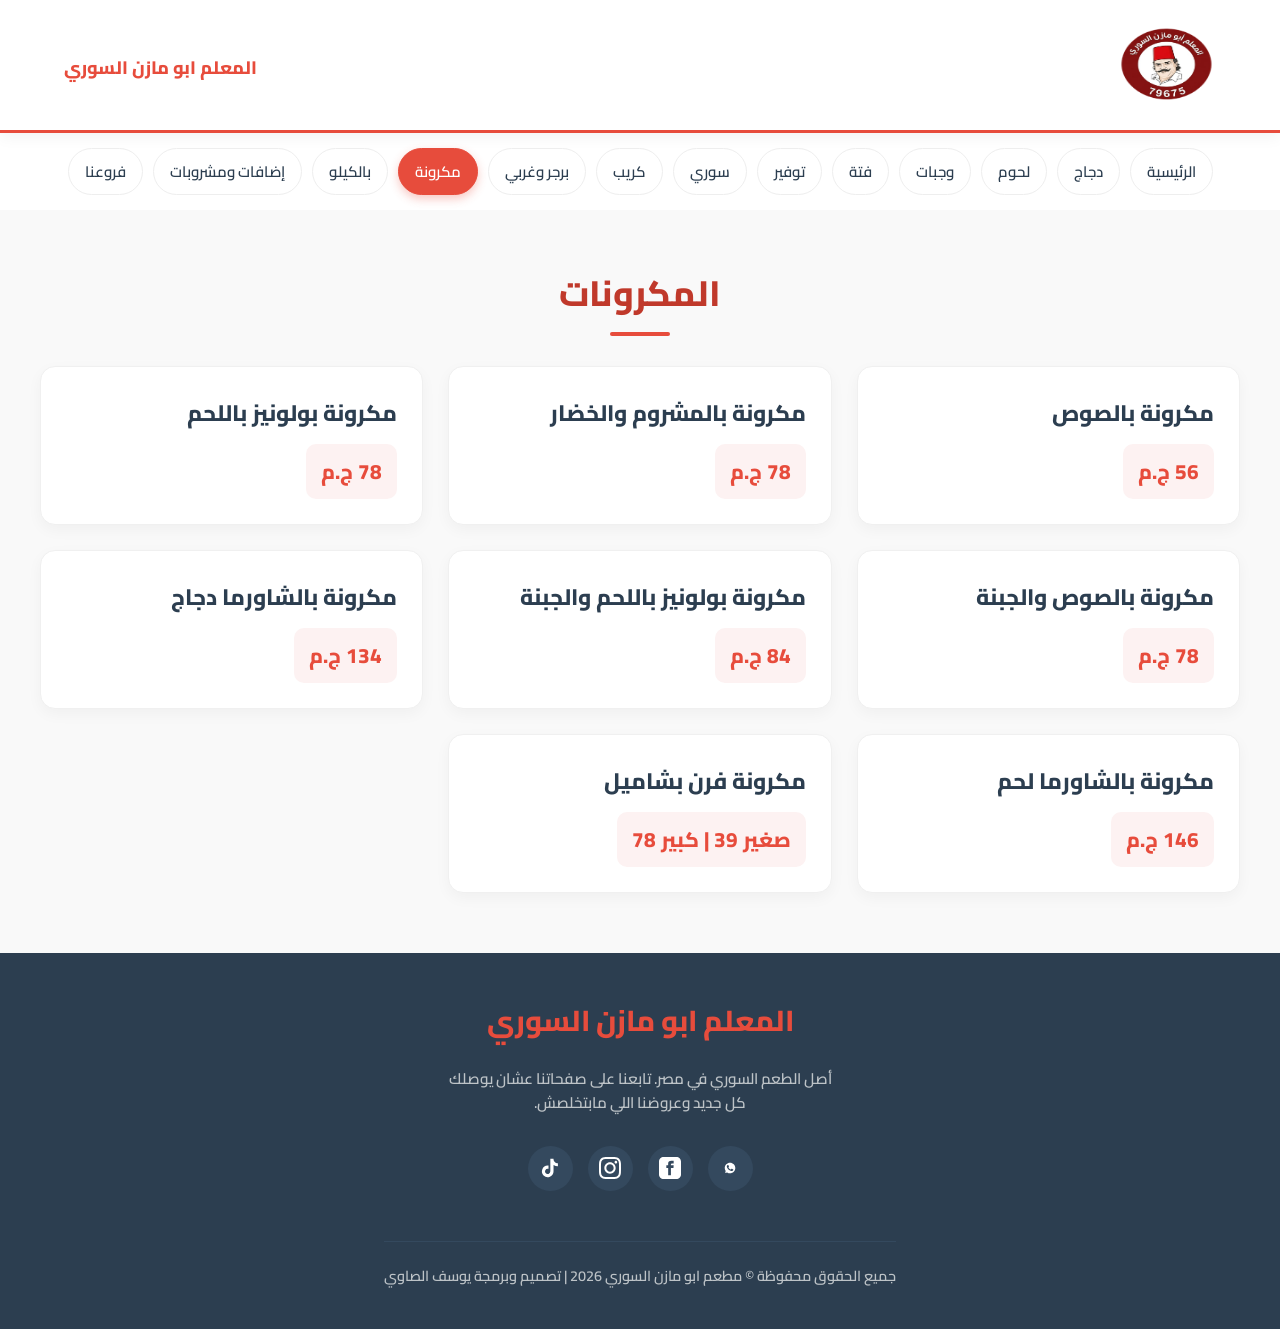
<file: صفحة المكرونات.html>
﻿<!DOCTYPE html>
<html lang="ar" dir="rtl">
<head>
    <meta charset="UTF-8">
    <meta name="viewport" content="width=device-width, initial-scale=1.0">
    <title>المكرونات</title>
    <link rel="stylesheet" href="style.css">
	<style type="text/css">
.auto-style1 {
	font-size: large;
}
</style>
</head>
<body>
    <header>
        <div class="header-top">
            <div class="logo-container">
				
					<img alt="logo" height="100" src="WhatsApp%20Image%202026-04-13%20at%201.18.08%20PM.png" width="100" style="float: right"></div>
			<h2 style="color:#e74c3c; margin:0; font-weight:800;">
			<span class="auto-style1">المعلم ابو مازن السوري</span><span lang="ar-eg" class="auto-style1"> </span></h2>
		 </div>
        
</header>

      <nav>
            <a href="index.html">الرئيسية</a>
			<a href="صفحة%20شاورما%20الدجاج.html">دجاج</a>
			<a href="صفحة%20شاورما%20اللحوم.html">لحوم</a>
			<a href="صفحة%20وجبات%20المشويات.html">وجبات</a>
			<a href="صفحة%20الفتات.html">فتة</a>
			<a href="صفحة%20وجبات%20التوفير%20والصواني.html">توفير</a>
			<a href="صفحة%20السندويتشات%20والمقبلات%20السورية.html">سوري</a>
			<a href="صفحة%20الكريبات.html">كريب</a>
			<a href="صفحة%20البرجر%20والسندويتشات%20الغربي.html">برجر وغربي</a>
			<a href="صفحة%20المكرونات.html"class="active">مكرونة</a>
			<a href="صفحة%20المشاوي%20بالكيلو%20والأوزان.html">بالكيلو</a>
			<a href="صفحة%20الإضافات%20والمشروبات.html">إضافات ومشروبات</a>
			<a href="about.html"  >فروعنا</a>
        </nav>
        

    <div class="menu-container">
        <h2 class="category-title">المكرونات</h2>
        <div class="items-grid">
            <div class="item-card"><div class="card-content"><h3 class="item-name">مكرونة بالصوص</h3></div><span class="item-price">56 ج.م</span></div>
            <div class="item-card"><div class="card-content"><h3 class="item-name">مكرونة بالمشروم والخضار</h3></div><span class="item-price">78 ج.م</span></div>
            <div class="item-card"><div class="card-content"><h3 class="item-name">مكرونة بولونيز باللحم</h3></div><span class="item-price">78 ج.م</span></div>
            <div class="item-card"><div class="card-content"><h3 class="item-name">مكرونة بالصوص والجبنة</h3></div><span class="item-price">78 ج.م</span></div>
            <div class="item-card"><div class="card-content"><h3 class="item-name">مكرونة بولونيز باللحم والجبنة</h3></div><span class="item-price">84 ج.م</span></div>
            <div class="item-card"><div class="card-content"><h3 class="item-name">مكرونة بالشاورما دجاج</h3></div><span class="item-price">134 ج.م</span></div>
            <div class="item-card"><div class="card-content"><h3 class="item-name">مكرونة بالشاورما لحم</h3></div><span class="item-price">146 ج.م</span></div>
            <div class="item-card"><div class="card-content"><h3 class="item-name">مكرونة فرن بشاميل</h3></div><span class="item-price">صغير 39 | كبير 78</span></div>
        </div>
    </div>
<footer>
        <div class="footer-content">
            <div class="footer-logo">
                <h2><span lang="ar-eg">المعلم ابو مازن السوري</span></h2>
            </div>
            <p class="footer-desc">أصل الطعم ا<span lang="ar-eg">لسوري</span> في مصر. تابعنا على صفحاتنا عشان يوصلك كل جديد وعروضنا اللي مابتخلصش.</p>
            
            <div class="social-links">
                <a href="https://api.whatsapp.com/send/?phone=201101219675&text&type=phone_number&app_absent=0" target="_blank" title="واتساب">
                    <svg viewBox="0 0 24 24"><path d="M12.031 6.172c-3.181 0-5.767 2.586-5.768 5.766-.001 1.298.38 2.27 1.019 3.287l-.582 2.128 2.182-.573c.978.58 1.911.928 3.145.929 3.178 0 5.767-2.587 5.768-5.766.001-3.187-2.575-5.77-5.764-5.771zm3.392 8.244c-.144.405-.837.774-1.17.824-.299.045-.677.063-1.092-.069-.252-.08-.575-.187-.988-.365-1.739-.751-2.874-2.502-2.961-2.617-.087-.116-.708-.94-.708-1.793s.448-1.273.607-1.446c.159-.173.346-.217.462-.217l.332.006c.106.005.249-.04.39.298.144.347.491 1.2.534 1.287.043.087.072.188.014.304-.058.116-.087.188-.173.289l-.26.304c-.087.086-.177.18-.076.354.101.174.449.741.964 1.201.662.591 1.221.774 1.394.86s.274.072.376-.043c.101-.116.433-.506.549-.68.116-.173.231-.145.39-.087s1.011.477 1.184.564c.173.087.289.129.332.202.043.073.043.423-.101.827z"/></svg>
                </a>
                
                <a href="https://web.facebook.com/AbouMazenRestaurant" target="_blank" title="فيسبوك">
                    <svg viewBox="0 0 24 24"><path d="M19 0h-14c-2.761 0-5 2.239-5 5v14c0 2.761 2.239 5 5 5h14c2.762 0 5-2.239 5-5v-14c0-2.761-2.238-5-5-5zm-3 7h-1.924c-.615 0-1.076.252-1.076.889v1.111h3l-.238 3h-2.762v8h-3v-8h-2v-3h2v-1.923c0-2.022 1.064-3.077 3.461-3.077h2.539v3z"/></svg>
                </a>
                
                <a href="https://www.instagram.com/aboumazen_alsory" target="_blank" title="إنستجرام">
                    <svg viewBox="0 0 24 24"><path d="M12 2.163c3.204 0 3.584.012 4.85.07 3.252.148 4.771 1.691 4.919 4.919.058 1.265.069 1.645.069 4.849 0 3.205-.012 3.584-.069 4.849-.149 3.225-1.664 4.771-4.919 4.919-1.266.058-1.644.07-4.85.07-3.204 0-3.584-.012-4.849-.07-3.26-.149-4.771-1.699-4.919-4.92-.058-1.265-.07-1.644-.07-4.849 0-3.204.013-3.583.07-4.849.149-3.227 1.664-4.771 4.919-4.919 1.266-.057 1.645-.069 4.849-.069zm0-2.163c-3.259 0-3.667.014-4.947.072-4.358.2-6.78 2.618-6.98 6.98-.059 1.281-.073 1.689-.073 4.948 0 3.259.014 3.668.072 4.948.2 4.358 2.618 6.78 6.98 6.98 1.281.058 1.689.072 4.948.072 3.259 0 3.668-.014 4.948-.072 4.354-.2 6.782-2.618 6.979-6.98.059-1.28.073-1.689.073-4.948 0-3.259-.014-3.667-.072-4.947-.196-4.354-2.617-6.78-6.979-6.98-1.281-.059-1.69-.073-4.949-.073zm0 5.838c-3.403 0-6.162 2.759-6.162 6.162s2.759 6.163 6.162 6.163 6.162-2.759 6.162-6.163c0-3.403-2.759-6.162-6.162-6.162zm0 10.162c-2.209 0-4-1.79-4-4 0-2.209 1.791-4 4-4s4 1.791 4 4c0 2.21-1.791 4-4 4zm6.406-11.845c-.796 0-1.441.645-1.441 1.44s.645 1.44 1.441 1.44c.795 0 1.439-.645 1.439-1.44s-.644-1.44-1.439-1.44z"/></svg>
                </a>
              <a href="https://www.tiktok.com/@abomazenelsoury?is_from_webapp=1&sender_device=pc" target="_blank" title="تيك توك">
                    <svg viewBox="0 0 24 24"><path d="M19.59 6.69a4.83 4.83 0 0 1-3.77-4.25V2h-3.45v13.67a2.89 2.89 0 0 1-5.2 1.74 2.89 2.89 0 0 1 2.31-4.64 2.93 2.93 0 0 1 .88.13V9.4a6.84 6.84 0 0 0-1-.05A6.33 6.33 0 0 0 5 20.1a6.34 6.34 0 0 0 10.86-4.43v-7a8.16 8.16 0 0 0 4.77 1.52v-3.4a4.85 4.85 0 0 1-1-.1z"/></svg>
                </a>  
                
            </div>

            <div class="footer-bottom">
                جميع الحقوق محفوظة © <span lang="ar-eg">مطعم ابو مازن السوري</span> 
				2026 | تصميم وبرمجة <span lang="ar-eg">يوسف الصاوي</span>
            </div>
        </div>
    </footer>
</body>
</html>
</file>
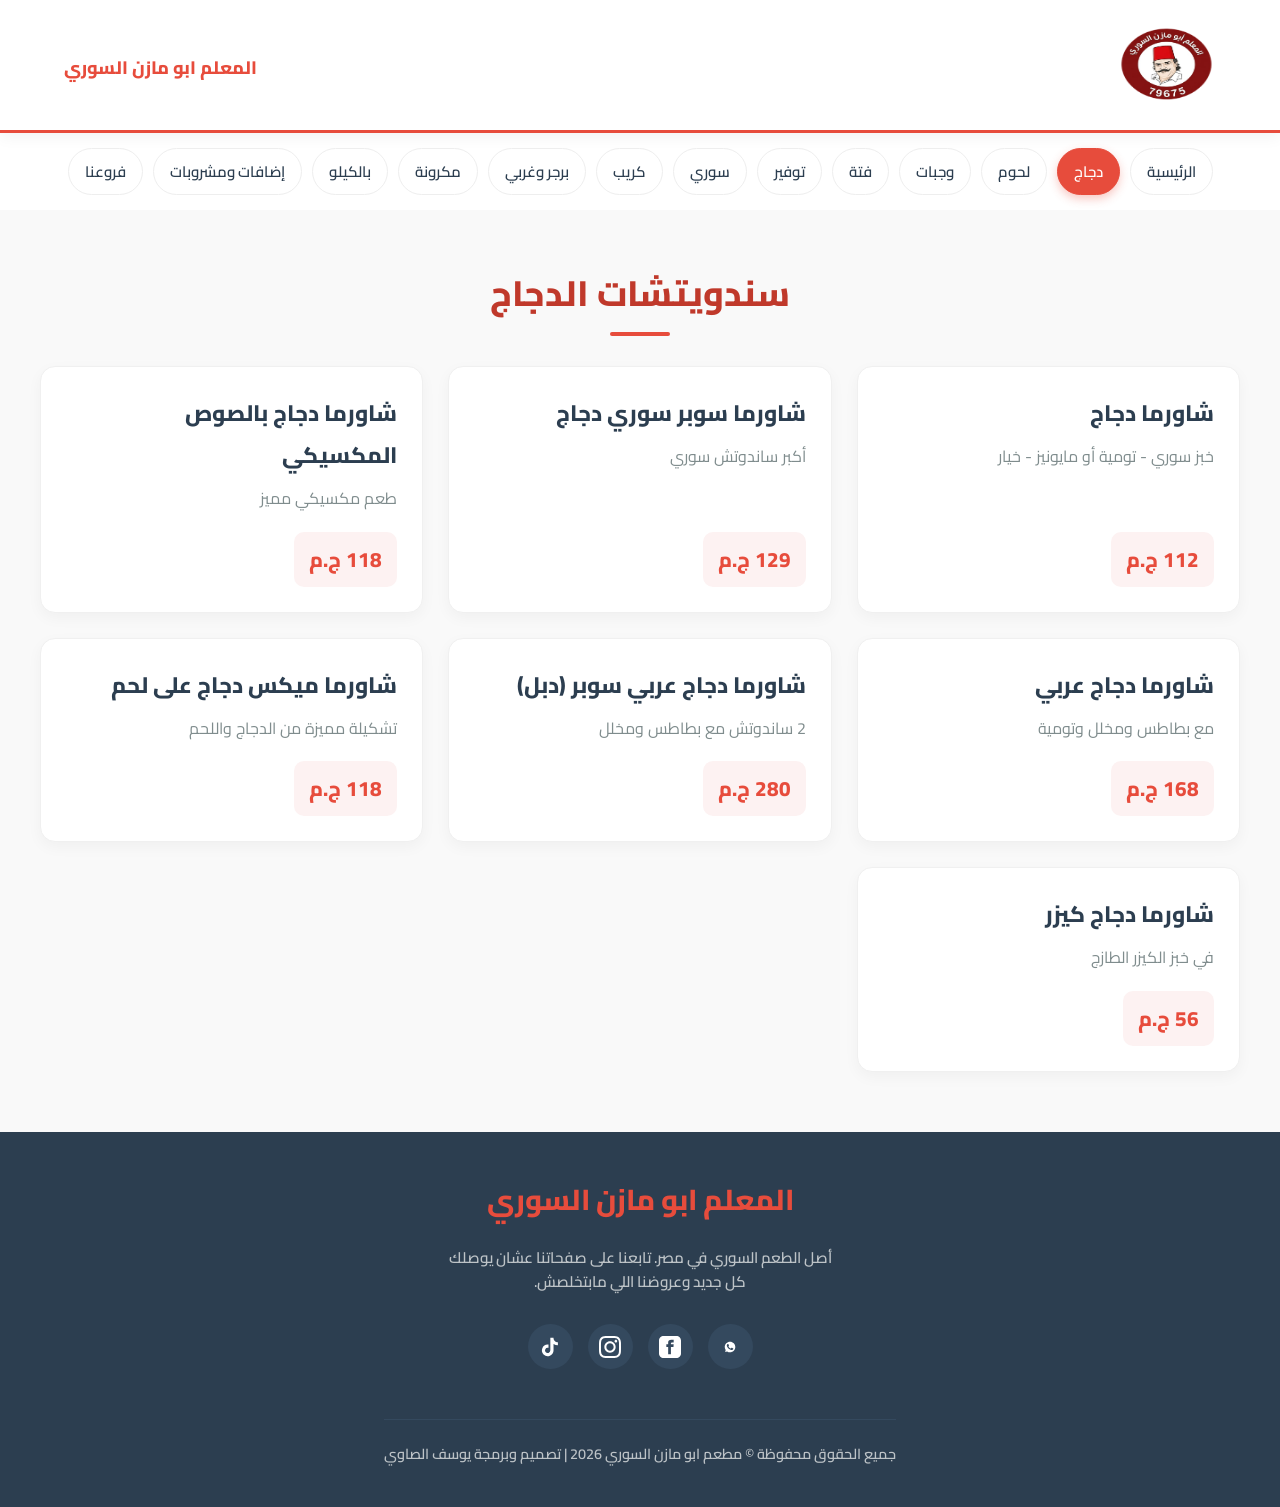
<file: صفحة شاورما الدجاج.html>
﻿<!DOCTYPE html>
<html lang="ar" dir="rtl">
<head>
    <meta charset="UTF-8">
    <meta name="viewport" content="width=device-width, initial-scale=1.0">
    <title>سندويتشات الدجاج</title>
    <link rel="stylesheet" href="style.css">
	<style type="text/css">
.auto-style1 {
	font-size: large;
}
</style>
</head>
<body>
   <header>
        <div class="header-top">
            <div class="logo-container">
				
					<img alt="logo" height="100" src="WhatsApp%20Image%202026-04-13%20at%201.18.08%20PM.png" width="100" style="float: right"></div>
			<h2 style="color:#e74c3c; margin:0; font-weight:800;">
			<span class="auto-style1">المعلم ابو مازن السوري</span><span lang="ar-eg" class="auto-style1"> </span></h2>
		 </div>
        
</header>
      <nav>
            <a href="index.html">الرئيسية</a>
			<a href="صفحة%20شاورما%20الدجاج.html"class="active">دجاج</a>
			<a href="صفحة%20شاورما%20اللحوم.html">لحوم</a>
			<a href="صفحة%20وجبات%20المشويات.html">وجبات</a>
			<a href="صفحة%20الفتات.html">فتة</a>
			<a href="صفحة%20وجبات%20التوفير%20والصواني.html">توفير</a>
			<a href="صفحة%20السندويتشات%20والمقبلات%20السورية.html">سوري</a>
			<a href="صفحة%20الكريبات.html">كريب</a>
			<a href="صفحة%20البرجر%20والسندويتشات%20الغربي.html">برجر وغربي</a>
			<a href="صفحة%20المكرونات.html">مكرونة</a>
			<a href="صفحة%20المشاوي%20بالكيلو%20والأوزان.html">بالكيلو</a>
			<a href="صفحة%20الإضافات%20والمشروبات.html">إضافات ومشروبات</a>
			<a href="about.html"  >فروعنا</a>
        </nav>

    

    <div class="menu-container">
       <h2 class="category-title">سندويتشات الدجاج</h2>
        <div class="items-grid">
            
            <div class="item-card">
                <div class="card-content">
                    <h3 class="item-name">شاورما دجاج</h3>
                    <p class="item-desc">خبز سوري - تومية أو مايونيز - خيار</p>
                </div>
                <span class="item-price">112 ج.م</span>
            </div>

            <div class="item-card">
                <div class="card-content">
                    <h3 class="item-name">شاورما سوبر سوري دجاج</h3>
                    <p class="item-desc">أكبر ساندوتش سوري</p>
                </div>
                <span class="item-price">129 ج.م</span>
            </div>

            <div class="item-card">
                <div class="card-content">
                    <h3 class="item-name">شاورما دجاج بالصوص المكسيكي</h3>
                    <p class="item-desc">طعم مكسيكي مميز</p>
                </div>
                <span class="item-price">118 ج.م</span>
            </div>

            <div class="item-card">
                <div class="card-content">
                    <h3 class="item-name">شاورما دجاج عربي</h3>
                    <p class="item-desc">مع بطاطس ومخلل وتومية</p>
                </div>
                <span class="item-price">168 ج.م</span>
            </div>

            <div class="item-card">
                <div class="card-content">
                    <h3 class="item-name">شاورما دجاج عربي سوبر (دبل)</h3>
                    <p class="item-desc">2 ساندوتش مع بطاطس ومخلل</p>
                </div>
                <span class="item-price">280 ج.م</span>
            </div>

            <div class="item-card">
                <div class="card-content">
                    <h3 class="item-name">شاورما ميكس دجاج على لحم</h3>
                    <p class="item-desc">تشكيلة مميزة من الدجاج واللحم</p>
                </div>
                <span class="item-price">118 ج.م</span>
            </div>

            <div class="item-card">
                <div class="card-content">
                    <h3 class="item-name">شاورما دجاج كيزر</h3>
                    <p class="item-desc">في خبز الكيزر الطازج</p>
                </div>
                <span class="item-price">56 ج.م</span>
            </div>

        </div>    </div>

   <footer>
        <div class="footer-content">
            <div class="footer-logo">
                <h2><span lang="ar-eg">المعلم ابو مازن السوري</span></h2>
            </div>
            <p class="footer-desc">أصل الطعم ا<span lang="ar-eg">لسوري</span> في مصر. تابعنا على صفحاتنا عشان يوصلك كل جديد وعروضنا اللي مابتخلصش.</p>
            
            <div class="social-links">
                <a href="https://api.whatsapp.com/send/?phone=201101219675&text&type=phone_number&app_absent=0" target="_blank" title="واتساب">
                    <svg viewBox="0 0 24 24"><path d="M12.031 6.172c-3.181 0-5.767 2.586-5.768 5.766-.001 1.298.38 2.27 1.019 3.287l-.582 2.128 2.182-.573c.978.58 1.911.928 3.145.929 3.178 0 5.767-2.587 5.768-5.766.001-3.187-2.575-5.77-5.764-5.771zm3.392 8.244c-.144.405-.837.774-1.17.824-.299.045-.677.063-1.092-.069-.252-.08-.575-.187-.988-.365-1.739-.751-2.874-2.502-2.961-2.617-.087-.116-.708-.94-.708-1.793s.448-1.273.607-1.446c.159-.173.346-.217.462-.217l.332.006c.106.005.249-.04.39.298.144.347.491 1.2.534 1.287.043.087.072.188.014.304-.058.116-.087.188-.173.289l-.26.304c-.087.086-.177.18-.076.354.101.174.449.741.964 1.201.662.591 1.221.774 1.394.86s.274.072.376-.043c.101-.116.433-.506.549-.68.116-.173.231-.145.39-.087s1.011.477 1.184.564c.173.087.289.129.332.202.043.073.043.423-.101.827z"/></svg>
                </a>
                
                <a href="https://web.facebook.com/AbouMazenRestaurant" target="_blank" title="فيسبوك">
                    <svg viewBox="0 0 24 24"><path d="M19 0h-14c-2.761 0-5 2.239-5 5v14c0 2.761 2.239 5 5 5h14c2.762 0 5-2.239 5-5v-14c0-2.761-2.238-5-5-5zm-3 7h-1.924c-.615 0-1.076.252-1.076.889v1.111h3l-.238 3h-2.762v8h-3v-8h-2v-3h2v-1.923c0-2.022 1.064-3.077 3.461-3.077h2.539v3z"/></svg>
                </a>
                
                <a href="https://www.instagram.com/aboumazen_alsory" target="_blank" title="إنستجرام">
                    <svg viewBox="0 0 24 24"><path d="M12 2.163c3.204 0 3.584.012 4.85.07 3.252.148 4.771 1.691 4.919 4.919.058 1.265.069 1.645.069 4.849 0 3.205-.012 3.584-.069 4.849-.149 3.225-1.664 4.771-4.919 4.919-1.266.058-1.644.07-4.85.07-3.204 0-3.584-.012-4.849-.07-3.26-.149-4.771-1.699-4.919-4.92-.058-1.265-.07-1.644-.07-4.849 0-3.204.013-3.583.07-4.849.149-3.227 1.664-4.771 4.919-4.919 1.266-.057 1.645-.069 4.849-.069zm0-2.163c-3.259 0-3.667.014-4.947.072-4.358.2-6.78 2.618-6.98 6.98-.059 1.281-.073 1.689-.073 4.948 0 3.259.014 3.668.072 4.948.2 4.358 2.618 6.78 6.98 6.98 1.281.058 1.689.072 4.948.072 3.259 0 3.668-.014 4.948-.072 4.354-.2 6.782-2.618 6.979-6.98.059-1.28.073-1.689.073-4.948 0-3.259-.014-3.667-.072-4.947-.196-4.354-2.617-6.78-6.979-6.98-1.281-.059-1.69-.073-4.949-.073zm0 5.838c-3.403 0-6.162 2.759-6.162 6.162s2.759 6.163 6.162 6.163 6.162-2.759 6.162-6.163c0-3.403-2.759-6.162-6.162-6.162zm0 10.162c-2.209 0-4-1.79-4-4 0-2.209 1.791-4 4-4s4 1.791 4 4c0 2.21-1.791 4-4 4zm6.406-11.845c-.796 0-1.441.645-1.441 1.44s.645 1.44 1.441 1.44c.795 0 1.439-.645 1.439-1.44s-.644-1.44-1.439-1.44z"/></svg>
                </a>
              <a href="https://www.tiktok.com/@abomazenelsoury?is_from_webapp=1&sender_device=pc" target="_blank" title="تيك توك">
                    <svg viewBox="0 0 24 24"><path d="M19.59 6.69a4.83 4.83 0 0 1-3.77-4.25V2h-3.45v13.67a2.89 2.89 0 0 1-5.2 1.74 2.89 2.89 0 0 1 2.31-4.64 2.93 2.93 0 0 1 .88.13V9.4a6.84 6.84 0 0 0-1-.05A6.33 6.33 0 0 0 5 20.1a6.34 6.34 0 0 0 10.86-4.43v-7a8.16 8.16 0 0 0 4.77 1.52v-3.4a4.85 4.85 0 0 1-1-.1z"/></svg>
                </a>  
                
            </div>

            <div class="footer-bottom">
                جميع الحقوق محفوظة © <span lang="ar-eg">مطعم ابو مازن السوري</span> 
				2026 | تصميم وبرمجة <span lang="ar-eg">يوسف الصاوي</span>
            </div>
        </div>
    </footer>
</body>
</html>
</file>
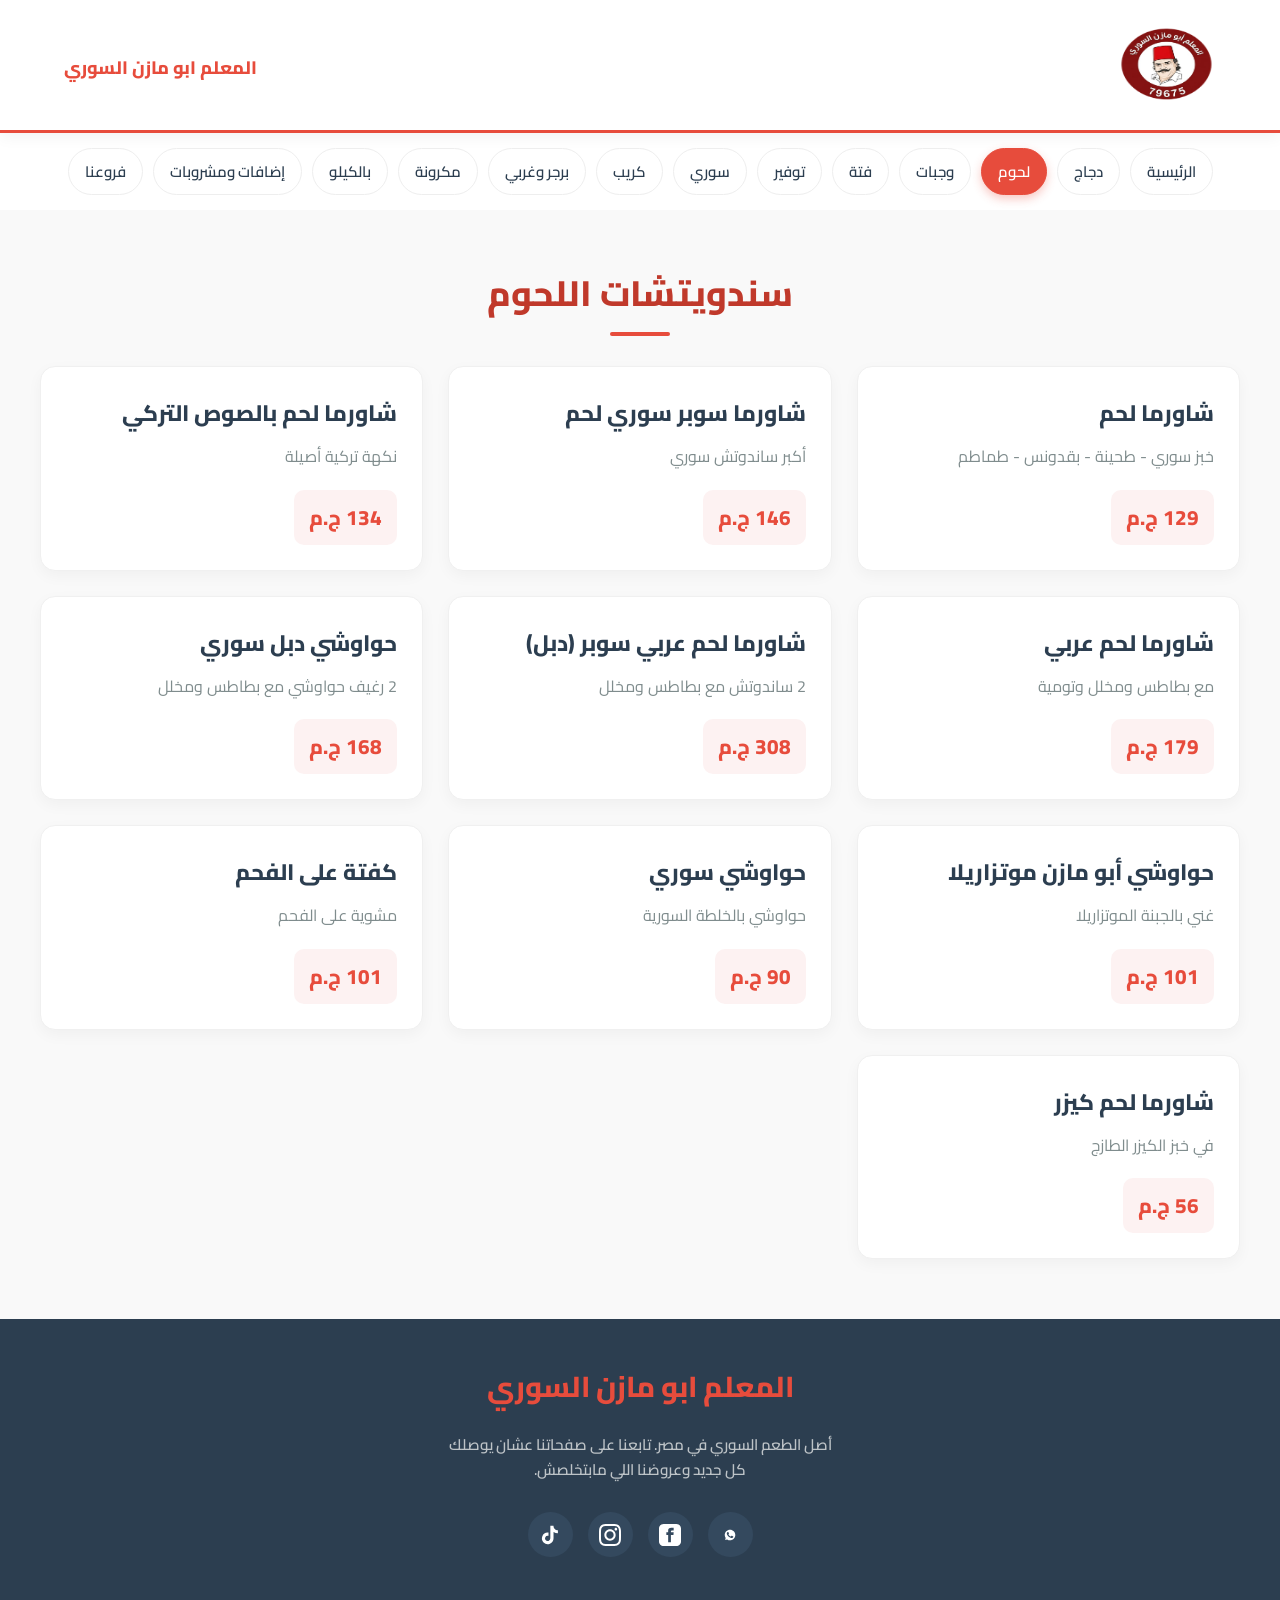
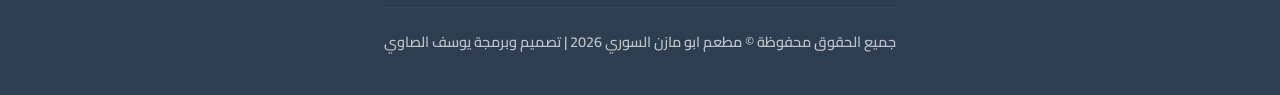
<file: صفحة شاورما اللحوم.html>
﻿<!DOCTYPE html>
<html lang="ar" dir="rtl">
<head>
    <meta charset="UTF-8">
    <meta name="viewport" content="width=device-width, initial-scale=1.0">
    <title>سندويتشات اللحوم</title>
    <link rel="stylesheet" href="style.css">
	<style type="text/css">
.auto-style1 {
	font-size: large;
}
</style>
</head>
<body>
  <header>
        <div class="header-top">
            <div class="logo-container">
				
					<img alt="logo" height="100" src="WhatsApp%20Image%202026-04-13%20at%201.18.08%20PM.png" width="100" style="float: right"></div>
			<h2 style="color:#e74c3c; margin:0; font-weight:800;">
			<span class="auto-style1">المعلم ابو مازن السوري</span><span lang="ar-eg" class="auto-style1"> </span></h2>
		 </div>
        
</header>
  
      <nav>
            <a href="index.html">الرئيسية</a>
			<a href="صفحة%20شاورما%20الدجاج.html">دجاج</a>
			<a href="صفحة%20شاورما%20اللحوم.html"class="active">لحوم</a>
			<a href="صفحة%20وجبات%20المشويات.html">وجبات</a>
			<a href="صفحة%20الفتات.html">فتة</a>
			<a href="صفحة%20وجبات%20التوفير%20والصواني.html">توفير</a>
			<a href="صفحة%20السندويتشات%20والمقبلات%20السورية.html">سوري</a>
			<a href="صفحة%20الكريبات.html">كريب</a>
			<a href="صفحة%20البرجر%20والسندويتشات%20الغربي.html">برجر وغربي</a>
			<a href="صفحة%20المكرونات.html">مكرونة</a>
			<a href="صفحة%20المشاوي%20بالكيلو%20والأوزان.html">بالكيلو</a>
			<a href="صفحة%20الإضافات%20والمشروبات.html">إضافات ومشروبات</a>
			<a href="about.html"  >فروعنا</a>
        </nav>
     

    <div class="menu-container">
       <h2 class="category-title">سندويتشات اللحوم</h2>
        <div class="items-grid">
            
            <div class="item-card">
                <div class="card-content">
                    <h3 class="item-name">شاورما لحم</h3>
                    <p class="item-desc">خبز سوري - طحينة - بقدونس<span lang="ar-eg"> 
					- طماطم</span></p>
                </div>
                <span class="item-price">129 ج.م</span>
            </div>

            <div class="item-card">
                <div class="card-content">
                    <h3 class="item-name">شاورما سوبر سوري لحم</h3>
                    <p class="item-desc">أكبر ساندوتش سوري</p>
                </div>
                <span class="item-price">146 ج.م</span>
            </div>

            <div class="item-card">
                <div class="card-content">
                    <h3 class="item-name">شاورما لحم بالصوص التركي</h3>
                    <p class="item-desc">نكهة تركية أصيلة</p>
                </div>
                <span class="item-price">134 ج.م</span>
            </div>

            <div class="item-card">
                <div class="card-content">
                    <h3 class="item-name">شاورما لحم عربي</h3>
                    <p class="item-desc">مع بطاطس ومخلل وتومية</p>
                </div>
                <span class="item-price">179 ج.م</span>
            </div>

            <div class="item-card">
                <div class="card-content">
                    <h3 class="item-name">شاورما لحم عربي سوبر (دبل)</h3>
                    <p class="item-desc">2 ساندوتش مع بطاطس ومخلل</p>
                </div>
                <span class="item-price">308 ج.م</span>
            </div>

            <div class="item-card">
                <div class="card-content">
                    <h3 class="item-name">حواوشي دبل سوري</h3>
                    <p class="item-desc">2 رغيف حواوشي مع بطاطس ومخلل</p>
                </div>
                <span class="item-price">168 ج.م</span>
            </div>

            <div class="item-card">
                <div class="card-content">
                    <h3 class="item-name">حواوشي أبو مازن موتزاريلا</h3>
                    <p class="item-desc">غني بالجبنة الموتزاريلا</p>
                </div>
                <span class="item-price">101 ج.م</span>
            </div>

            <div class="item-card">
                <div class="card-content">
                    <h3 class="item-name">حواوشي سوري</h3>
                    <p class="item-desc">حواوشي بالخلطة السورية</p>
                </div>
                <span class="item-price">90 ج.م</span>
            </div>

            <div class="item-card">
                <div class="card-content">
                    <h3 class="item-name">كفتة على الفحم</h3>
                    <p class="item-desc">مشوية على الفحم</p>
                </div>
                <span class="item-price">101 ج.م</span>
            </div>

            <div class="item-card">
                <div class="card-content">
                    <h3 class="item-name">شاورما لحم كيزر</h3>
                    <p class="item-desc">في خبز الكيزر الطازج</p>
                </div>
                <span class="item-price">56 ج.م</span>
            </div>

        </div>    </div>

   <footer>
        <div class="footer-content">
            <div class="footer-logo">
                <h2><span lang="ar-eg">المعلم ابو مازن السوري</span></h2>
            </div>
            <p class="footer-desc">أصل الطعم ا<span lang="ar-eg">لسوري</span> في مصر. تابعنا على صفحاتنا عشان يوصلك كل جديد وعروضنا اللي مابتخلصش.</p>
            
            <div class="social-links">
                <a href="https://api.whatsapp.com/send/?phone=201101219675&text&type=phone_number&app_absent=0" target="_blank" title="واتساب">
                    <svg viewBox="0 0 24 24"><path d="M12.031 6.172c-3.181 0-5.767 2.586-5.768 5.766-.001 1.298.38 2.27 1.019 3.287l-.582 2.128 2.182-.573c.978.58 1.911.928 3.145.929 3.178 0 5.767-2.587 5.768-5.766.001-3.187-2.575-5.77-5.764-5.771zm3.392 8.244c-.144.405-.837.774-1.17.824-.299.045-.677.063-1.092-.069-.252-.08-.575-.187-.988-.365-1.739-.751-2.874-2.502-2.961-2.617-.087-.116-.708-.94-.708-1.793s.448-1.273.607-1.446c.159-.173.346-.217.462-.217l.332.006c.106.005.249-.04.39.298.144.347.491 1.2.534 1.287.043.087.072.188.014.304-.058.116-.087.188-.173.289l-.26.304c-.087.086-.177.18-.076.354.101.174.449.741.964 1.201.662.591 1.221.774 1.394.86s.274.072.376-.043c.101-.116.433-.506.549-.68.116-.173.231-.145.39-.087s1.011.477 1.184.564c.173.087.289.129.332.202.043.073.043.423-.101.827z"/></svg>
                </a>
                
                <a href="https://web.facebook.com/AbouMazenRestaurant" target="_blank" title="فيسبوك">
                    <svg viewBox="0 0 24 24"><path d="M19 0h-14c-2.761 0-5 2.239-5 5v14c0 2.761 2.239 5 5 5h14c2.762 0 5-2.239 5-5v-14c0-2.761-2.238-5-5-5zm-3 7h-1.924c-.615 0-1.076.252-1.076.889v1.111h3l-.238 3h-2.762v8h-3v-8h-2v-3h2v-1.923c0-2.022 1.064-3.077 3.461-3.077h2.539v3z"/></svg>
                </a>
                
                <a href="https://www.instagram.com/aboumazen_alsory" target="_blank" title="إنستجرام">
                    <svg viewBox="0 0 24 24"><path d="M12 2.163c3.204 0 3.584.012 4.85.07 3.252.148 4.771 1.691 4.919 4.919.058 1.265.069 1.645.069 4.849 0 3.205-.012 3.584-.069 4.849-.149 3.225-1.664 4.771-4.919 4.919-1.266.058-1.644.07-4.85.07-3.204 0-3.584-.012-4.849-.07-3.26-.149-4.771-1.699-4.919-4.92-.058-1.265-.07-1.644-.07-4.849 0-3.204.013-3.583.07-4.849.149-3.227 1.664-4.771 4.919-4.919 1.266-.057 1.645-.069 4.849-.069zm0-2.163c-3.259 0-3.667.014-4.947.072-4.358.2-6.78 2.618-6.98 6.98-.059 1.281-.073 1.689-.073 4.948 0 3.259.014 3.668.072 4.948.2 4.358 2.618 6.78 6.98 6.98 1.281.058 1.689.072 4.948.072 3.259 0 3.668-.014 4.948-.072 4.354-.2 6.782-2.618 6.979-6.98.059-1.28.073-1.689.073-4.948 0-3.259-.014-3.667-.072-4.947-.196-4.354-2.617-6.78-6.979-6.98-1.281-.059-1.69-.073-4.949-.073zm0 5.838c-3.403 0-6.162 2.759-6.162 6.162s2.759 6.163 6.162 6.163 6.162-2.759 6.162-6.163c0-3.403-2.759-6.162-6.162-6.162zm0 10.162c-2.209 0-4-1.79-4-4 0-2.209 1.791-4 4-4s4 1.791 4 4c0 2.21-1.791 4-4 4zm6.406-11.845c-.796 0-1.441.645-1.441 1.44s.645 1.44 1.441 1.44c.795 0 1.439-.645 1.439-1.44s-.644-1.44-1.439-1.44z"/></svg>
                </a>
              <a href="https://www.tiktok.com/@abomazenelsoury?is_from_webapp=1&sender_device=pc" target="_blank" title="تيك توك">
                    <svg viewBox="0 0 24 24"><path d="M19.59 6.69a4.83 4.83 0 0 1-3.77-4.25V2h-3.45v13.67a2.89 2.89 0 0 1-5.2 1.74 2.89 2.89 0 0 1 2.31-4.64 2.93 2.93 0 0 1 .88.13V9.4a6.84 6.84 0 0 0-1-.05A6.33 6.33 0 0 0 5 20.1a6.34 6.34 0 0 0 10.86-4.43v-7a8.16 8.16 0 0 0 4.77 1.52v-3.4a4.85 4.85 0 0 1-1-.1z"/></svg>
                </a>  
                
            </div>

            <div class="footer-bottom">
                جميع الحقوق محفوظة © <span lang="ar-eg">مطعم ابو مازن السوري</span> 
				2026 | تصميم وبرمجة <span lang="ar-eg">يوسف الصاوي</span>
            </div>
        </div>
    </footer>
</body>
</html>
</file>
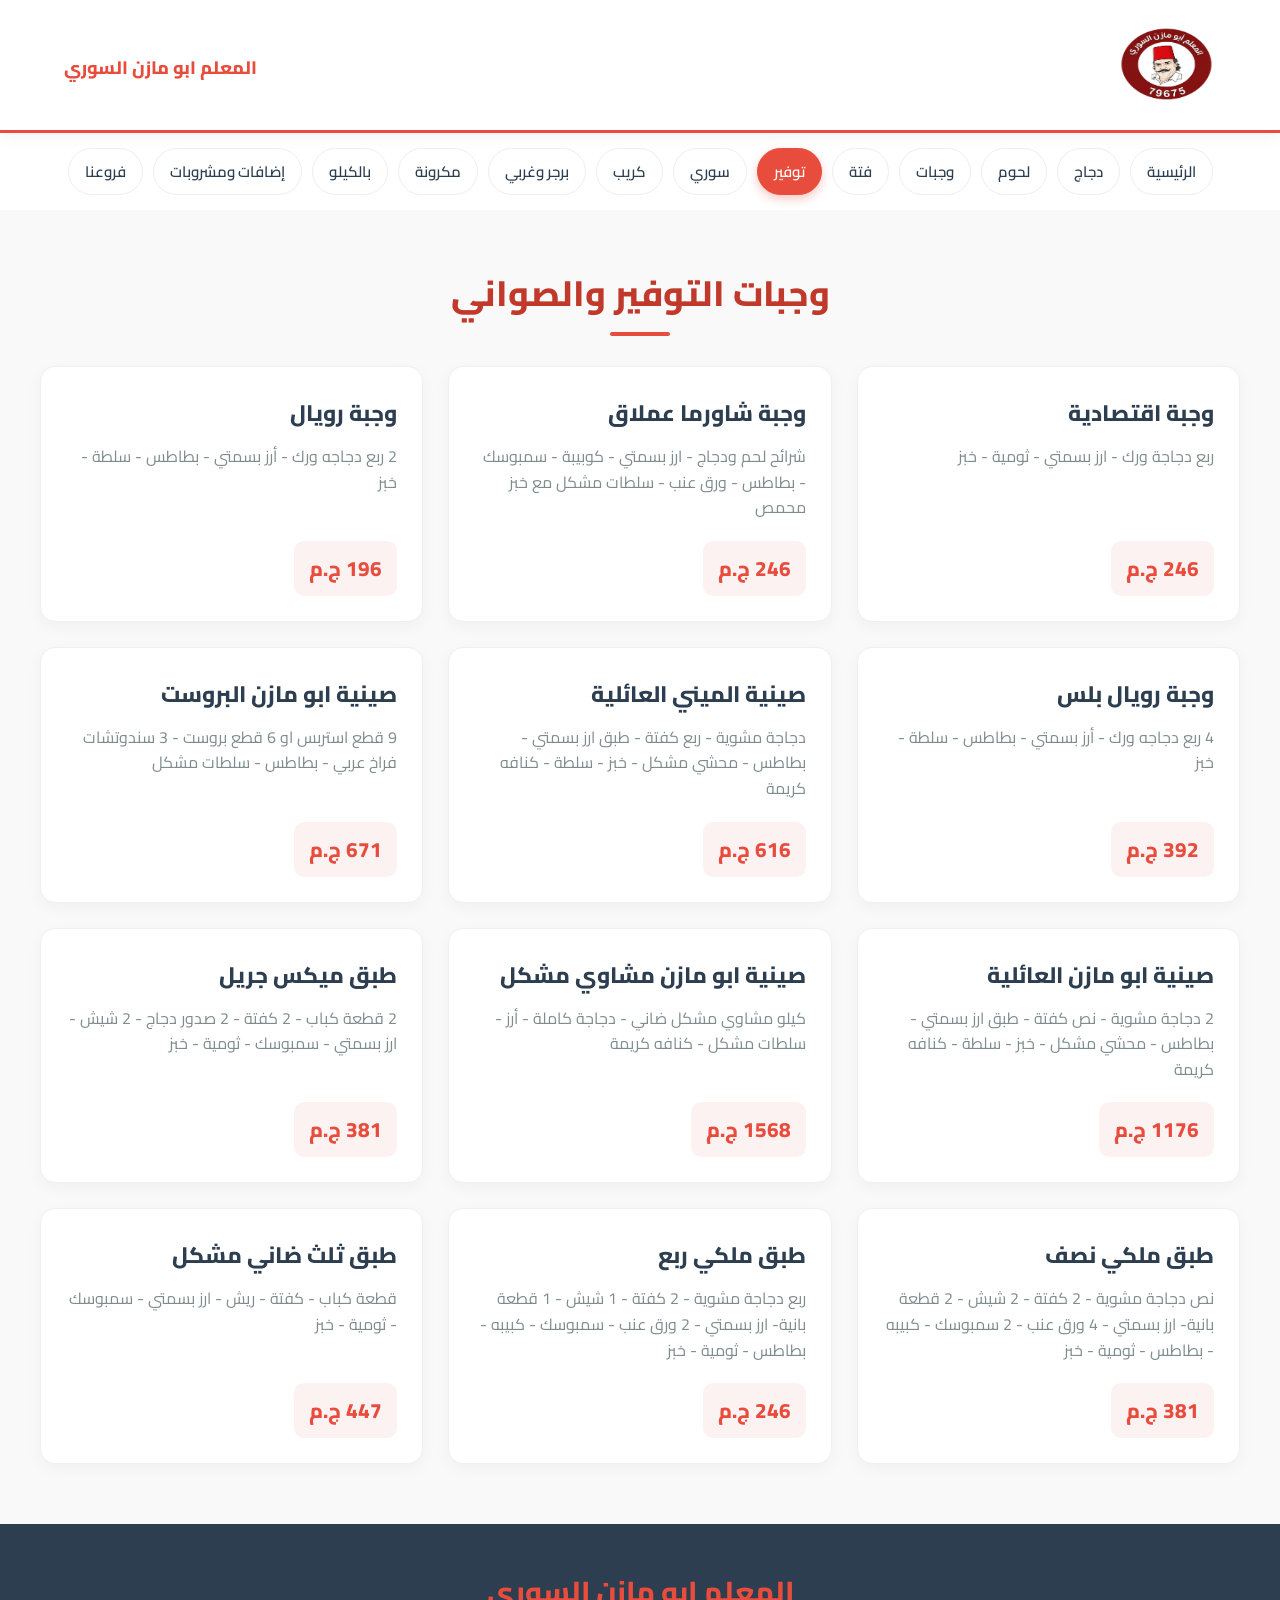
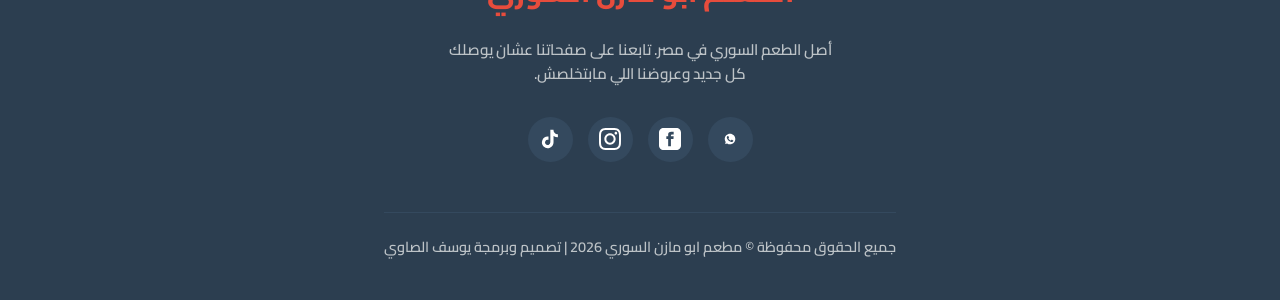
<file: صفحة وجبات التوفير والصواني.html>
﻿<!DOCTYPE html>
<html lang="ar" dir="rtl">
<head>
    <meta charset="UTF-8">
    <meta name="viewport" content="width=device-width, initial-scale=1.0">
    <title>الفتات</title>
    <link rel="stylesheet" href="style.css">
	<style type="text/css">
	.auto-style1 {
		font-size: large;
	}
	</style>
</head>
<body>
  <header>
        <div class="header-top">
            <div class="logo-container">
				
					<img alt="logo" height="100" src="WhatsApp%20Image%202026-04-13%20at%201.18.08%20PM.png" width="100" style="float: right"></div>
			<h2 style="color:#e74c3c; margin:0; font-weight:800;">
			<span class="auto-style1">المعلم ابو مازن السوري</span><span lang="ar-eg" class="auto-style1"> </span></h2>
		 </div>
        
</header>
<nav>
<a href="index.html">الرئيسية</a>
			<a href="صفحة%20شاورما%20الدجاج.html">دجاج</a>
			<a href="صفحة%20شاورما%20اللحوم.html">لحوم</a>
			<a href="صفحة%20وجبات%20المشويات.html">وجبات</a>
			<a href="صفحة%20الفتات.html">فتة</a>
			<a href="صفحة%20وجبات%20التوفير%20والصواني.html"class="active">توفير</a>
			<a href="صفحة%20السندويتشات%20والمقبلات%20السورية.html">سوري</a>
			<a href="صفحة%20الكريبات.html">كريب</a>
			<a href="صفحة%20البرجر%20والسندويتشات%20الغربي.html">برجر وغربي</a>
			<a href="صفحة%20المكرونات.html">مكرونة</a>
			<a href="صفحة%20المشاوي%20بالكيلو%20والأوزان.html">بالكيلو</a>
			<a href="صفحة%20الإضافات%20والمشروبات.html">إضافات ومشروبات</a>
			<a href="about.html"  >فروعنا</a>
        </nav>

    

    <div class="menu-container">
        <h2 class="category-title">وجبات التوفير والصواني</h2>
        <div class="items-grid">
        <div class="item-card"><div class="card-content"><h3 class="item-name">
			وجبة <span lang="ar-eg">اقتصادية</span></h3><p class="item-desc">
				<span lang="ar-eg">ربع دجاجة ورك - ارز بسمتي - ثومية - خبز
				</span></p></div><span class="item-price">246 ج.م</span></div>
            <div class="item-card"><div class="card-content"><h3 class="item-name">وجبة شاورما عملاق</h3><p class="item-desc">
				<span lang="ar-eg">شرائح لحم ودجاج - ارز بسمتي - كوبيبة - سمبوسك 
				- بطاطس - ورق عنب - سلطات مشكل مع خبز محمص</span></p></div><span class="item-price">246 ج.م</span></div>
                        <div class="item-card"><div class="card-content"><h3 class="item-name">
							وجبة رويال </h3><p class="item-desc">
							<span lang="ar-eg">2 ربع دجاجه ورك</span> - أرز بسمتي - بطاطس - سلطة<span lang="ar-eg"> 
							- خبز</span></p></div><span class="item-price">196 ج.م</span></div>

            <div class="item-card"><div class="card-content"><h3 class="item-name">وجبة رويال بلس</h3><p class="item-desc">
				<span lang="ar-eg">4 ربع دجاجه ورك</span> - أرز بسمتي - بطاطس - سلطة<span lang="ar-eg"> 
				- خبز</span></p></div><span class="item-price">392 ج.م</span></div>
            <div class="item-card"><div class="card-content"><h3 class="item-name">صينية الميني العائلية</h3><p class="item-desc">دجاجة مشوية - ربع كفتة - 
				<span lang="ar-eg">طبق ارز بسمتي</span> - بطاطس<span lang="ar-eg"> 
				- محشي مشكل - خبز -  سلطة - كنافه كريمة</span></p></div><span class="item-price">616 ج.م</span></div>
            <div class="item-card"><div class="card-content"><h3 class="item-name">صينية  
				<span lang="ar-eg">ابو مازن </span>البروست</h3><p class="item-desc">
				<span lang="ar-eg">9</span> قطع <span lang="ar-eg">استربس او 6 
				قطع بروست</span> - <span lang="ar-eg">3 سندوتشات فراخ عربي</span> 
				- بطاطس - <span lang="ar-eg">سلطات مشكل</span></p></div><span class="item-price">671 ج.م</span></div>
            <div class="item-card"><div class="card-content"><h3 class="item-name">صينية 
				<span lang="ar-eg">ابو مازن</span> العائلية</h3><p class="item-desc">
				2 دجاجة <span lang="ar-eg">مشوية</span> - نص كفتة -
				<span lang="ar-eg">طبق ارز بسمتي</span> - بطاطس<span lang="ar-eg"> 
				- محشي مشكل - خبز -  سلطة - كنافه كريمة</span></p></div><span class="item-price">1176 ج.م</span></div>
            <div class="item-card"><div class="card-content"><h3 class="item-name">
				صينية ا<span lang="ar-eg">بو مازن</span> مشاوي مشكل</h3><p class="item-desc">
				كيلو مشاوي مشكل ضاني - دجاجة كاملة - أرز - <span lang="ar-eg">سلطات مشكل 
				- كنافه كريمة</span></p></div><span class="item-price">1568 ج.م</span></div>
            <div class="item-card"><div class="card-content"><h3 class="item-name">طبق ميكس جريل</h3><p class="item-desc">
				<span lang="ar-eg">2 قطعة كباب - 2 كفتة - 2 صدور دجاج - 2 شيش - 
				ارز بسمتي - سمبوسك - ثومية - خبز</span></p>
				</div><span class="item-price">381 ج.م</span></div>
            <div class="item-card"><div class="card-content"><h3 class="item-name">طبق ملكي نصف</h3><p class="item-desc">
				<span lang="ar-eg">نص دجاجة مشوية - 2 كفتة - 2 شيش  - 2 
				قطعة بانية- 
				ارز بسمتي - 4 ورق عنب - 2 سمبوسك - كبيبه - بطاطس - ثومية - خبز</span></p></div><span class="item-price">381 ج.م</span></div>
            <div class="item-card"><div class="card-content"><h3 class="item-name">طبق ملكي ربع</h3><p class="item-desc">
				<span lang="ar-eg">ربع دجاجة مشوية - 2 كفتة - 1 شيش  - 1 
				قطعة بانية- 
				ارز بسمتي - 2 ورق عنب - سمبوسك - كبيبه - بطاطس - ثومية - خبز</span></p></div><span class="item-price">246 ج.م</span></div>
            <div class="item-card"><div class="card-content"><h3 class="item-name">طبق ثلث ضاني مشكل</h3><p class="item-desc">
				<span lang="ar-eg"> قطعة كباب -  كفتة - ريش  - 
				ارز بسمتي - سمبوسك - ثومية - خبز</span></p>
				</div><span class="item-price">447 ج.م</span></div>
        </div>    </div>

<footer>
        <div class="footer-content">
            <div class="footer-logo">
                <h2><span lang="ar-eg">المعلم ابو مازن السوري</span></h2>
            </div>
            <p class="footer-desc">أصل الطعم ا<span lang="ar-eg">لسوري</span> في مصر. تابعنا على صفحاتنا عشان يوصلك كل جديد وعروضنا اللي مابتخلصش.</p>
            
            <div class="social-links">
                <a href="https://api.whatsapp.com/send/?phone=201101219675&text&type=phone_number&app_absent=0" target="_blank" title="واتساب">
                    <svg viewBox="0 0 24 24"><path d="M12.031 6.172c-3.181 0-5.767 2.586-5.768 5.766-.001 1.298.38 2.27 1.019 3.287l-.582 2.128 2.182-.573c.978.58 1.911.928 3.145.929 3.178 0 5.767-2.587 5.768-5.766.001-3.187-2.575-5.77-5.764-5.771zm3.392 8.244c-.144.405-.837.774-1.17.824-.299.045-.677.063-1.092-.069-.252-.08-.575-.187-.988-.365-1.739-.751-2.874-2.502-2.961-2.617-.087-.116-.708-.94-.708-1.793s.448-1.273.607-1.446c.159-.173.346-.217.462-.217l.332.006c.106.005.249-.04.39.298.144.347.491 1.2.534 1.287.043.087.072.188.014.304-.058.116-.087.188-.173.289l-.26.304c-.087.086-.177.18-.076.354.101.174.449.741.964 1.201.662.591 1.221.774 1.394.86s.274.072.376-.043c.101-.116.433-.506.549-.68.116-.173.231-.145.39-.087s1.011.477 1.184.564c.173.087.289.129.332.202.043.073.043.423-.101.827z"/></svg>
                </a>
                
                <a href="https://web.facebook.com/AbouMazenRestaurant" target="_blank" title="فيسبوك">
                    <svg viewBox="0 0 24 24"><path d="M19 0h-14c-2.761 0-5 2.239-5 5v14c0 2.761 2.239 5 5 5h14c2.762 0 5-2.239 5-5v-14c0-2.761-2.238-5-5-5zm-3 7h-1.924c-.615 0-1.076.252-1.076.889v1.111h3l-.238 3h-2.762v8h-3v-8h-2v-3h2v-1.923c0-2.022 1.064-3.077 3.461-3.077h2.539v3z"/></svg>
                </a>
                
                <a href="https://www.instagram.com/aboumazen_alsory" target="_blank" title="إنستجرام">
                    <svg viewBox="0 0 24 24"><path d="M12 2.163c3.204 0 3.584.012 4.85.07 3.252.148 4.771 1.691 4.919 4.919.058 1.265.069 1.645.069 4.849 0 3.205-.012 3.584-.069 4.849-.149 3.225-1.664 4.771-4.919 4.919-1.266.058-1.644.07-4.85.07-3.204 0-3.584-.012-4.849-.07-3.26-.149-4.771-1.699-4.919-4.92-.058-1.265-.07-1.644-.07-4.849 0-3.204.013-3.583.07-4.849.149-3.227 1.664-4.771 4.919-4.919 1.266-.057 1.645-.069 4.849-.069zm0-2.163c-3.259 0-3.667.014-4.947.072-4.358.2-6.78 2.618-6.98 6.98-.059 1.281-.073 1.689-.073 4.948 0 3.259.014 3.668.072 4.948.2 4.358 2.618 6.78 6.98 6.98 1.281.058 1.689.072 4.948.072 3.259 0 3.668-.014 4.948-.072 4.354-.2 6.782-2.618 6.979-6.98.059-1.28.073-1.689.073-4.948 0-3.259-.014-3.667-.072-4.947-.196-4.354-2.617-6.78-6.979-6.98-1.281-.059-1.69-.073-4.949-.073zm0 5.838c-3.403 0-6.162 2.759-6.162 6.162s2.759 6.163 6.162 6.163 6.162-2.759 6.162-6.163c0-3.403-2.759-6.162-6.162-6.162zm0 10.162c-2.209 0-4-1.79-4-4 0-2.209 1.791-4 4-4s4 1.791 4 4c0 2.21-1.791 4-4 4zm6.406-11.845c-.796 0-1.441.645-1.441 1.44s.645 1.44 1.441 1.44c.795 0 1.439-.645 1.439-1.44s-.644-1.44-1.439-1.44z"/></svg>
                </a>
              <a href="https://www.tiktok.com/@abomazenelsoury?is_from_webapp=1&sender_device=pc" target="_blank" title="تيك توك">
                    <svg viewBox="0 0 24 24"><path d="M19.59 6.69a4.83 4.83 0 0 1-3.77-4.25V2h-3.45v13.67a2.89 2.89 0 0 1-5.2 1.74 2.89 2.89 0 0 1 2.31-4.64 2.93 2.93 0 0 1 .88.13V9.4a6.84 6.84 0 0 0-1-.05A6.33 6.33 0 0 0 5 20.1a6.34 6.34 0 0 0 10.86-4.43v-7a8.16 8.16 0 0 0 4.77 1.52v-3.4a4.85 4.85 0 0 1-1-.1z"/></svg>
                </a>  
                
            </div>

            <div class="footer-bottom">
                جميع الحقوق محفوظة © <span lang="ar-eg">مطعم ابو مازن السوري</span> 
				2026 | تصميم وبرمجة <span lang="ar-eg">يوسف الصاوي</span>
            </div>
        </div>
    </footer>
</body>
</html>
</file>
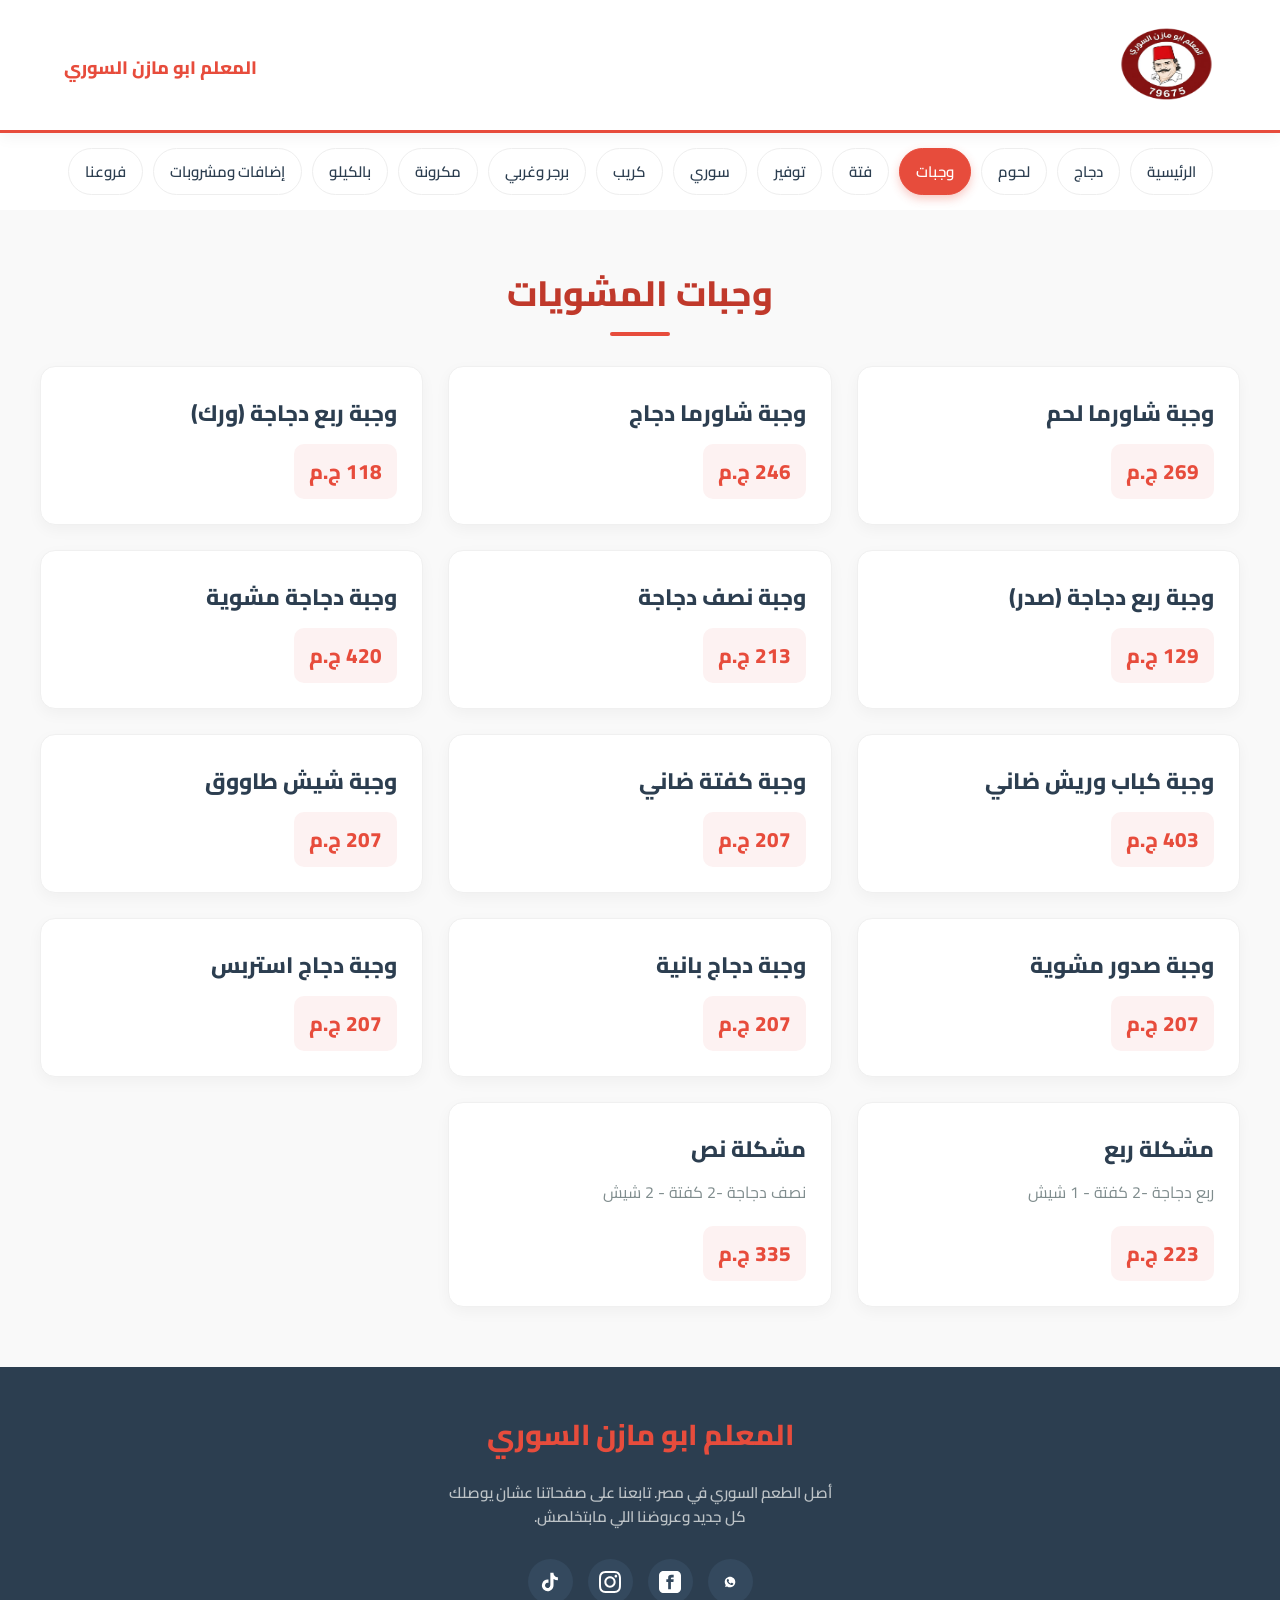
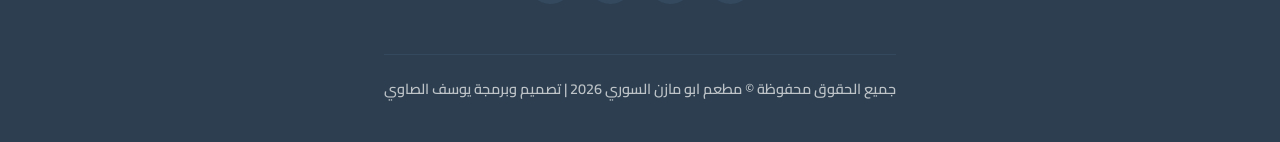
<file: صفحة وجبات المشويات.html>
﻿<!DOCTYPE html>
<html lang="ar" dir="rtl">
<head>

    <meta charset="UTF-8">
    <meta name="viewport" content="width=device-width, initial-scale=1.0">
    <title>وجبات المشويات</title>
    <link rel="stylesheet" href="style.css">
	<style type="text/css">
.auto-style1 {
	font-size: large;
}
</style>
</head>
<body>
   <header>
        <div class="header-top">
            <div class="logo-container">
				
					<img alt="logo" height="100" src="WhatsApp%20Image%202026-04-13%20at%201.18.08%20PM.png" width="100" style="float: right"></div>
			<h2 style="color:#e74c3c; margin:0; font-weight:800;">
			<span class="auto-style1">المعلم ابو مازن السوري</span><span lang="ar-eg" class="auto-style1"> </span></h2>
		 </div>
        
</header>

<nav>
            <a href="index.html">الرئيسية</a>
			<a href="صفحة%20شاورما%20الدجاج.html">دجاج</a>
			<a href="صفحة%20شاورما%20اللحوم.html">لحوم</a>
			<a href="صفحة%20وجبات%20المشويات.html"class="active">وجبات</a>
			<a href="صفحة%20الفتات.html">فتة</a>
			<a href="صفحة%20وجبات%20التوفير%20والصواني.html">توفير</a>
			<a href="صفحة%20السندويتشات%20والمقبلات%20السورية.html">سوري</a>
			<a href="صفحة%20الكريبات.html">كريب</a>
			<a href="صفحة%20البرجر%20والسندويتشات%20الغربي.html">برجر وغربي</a>
			<a href="صفحة%20المكرونات.html">مكرونة</a>
			<a href="صفحة%20المشاوي%20بالكيلو%20والأوزان.html">بالكيلو</a>
			<a href="صفحة%20الإضافات%20والمشروبات.html">إضافات ومشروبات</a>
			<a href="about.html"  >فروعنا</a>
        </nav>
    

    <div class="menu-container">
     <h2 class="category-title">وجبات المشويات</h2>
        <div class="items-grid">
            <div class="item-card"><div class="card-content"><h3 class="item-name">وجبة شاورما لحم</h3></div><span class="item-price">269 ج.م</span></div>
            <div class="item-card"><div class="card-content"><h3 class="item-name">وجبة شاورما دجاج</h3></div><span class="item-price">246 ج.م</span></div>
            <div class="item-card"><div class="card-content"><h3 class="item-name">وجبة ربع دجاجة (ورك)</h3></div><span class="item-price">118 ج.م</span></div>
            <div class="item-card"><div class="card-content"><h3 class="item-name">وجبة ربع دجاجة (صدر)</h3></div><span class="item-price">129 ج.م</span></div>
            <div class="item-card"><div class="card-content"><h3 class="item-name">وجبة نصف دجاجة</h3></div><span class="item-price">213 ج.م</span></div>
            <div class="item-card"><div class="card-content"><h3 class="item-name">وجبة دجاجة مشوية</h3></div><span class="item-price">420 ج.م</span></div>
            <div class="item-card"><div class="card-content"><h3 class="item-name">وجبة كباب وريش ضاني</h3></div><span class="item-price">403 ج.م</span></div>
            <div class="item-card"><div class="card-content"><h3 class="item-name">وجبة كفتة ضاني</h3></div><span class="item-price">207 ج.م</span></div>
            <div class="item-card"><div class="card-content"><h3 class="item-name">وجبة شيش طاووق</h3></div><span class="item-price">207 ج.م</span></div>
            <div class="item-card"><div class="card-content"><h3 class="item-name">وجبة صدور مشوية</h3></div><span class="item-price">207 ج.م</span></div>
            <div class="item-card"><div class="card-content"><h3 class="item-name">وجبة دجاج بانية</h3></div><span class="item-price">207 ج.م</span></div>
            <div class="item-card"><div class="card-content"><h3 class="item-name">وجبة دجاج استربس</h3></div><span class="item-price">207 ج.م</span></div>
            <div class="item-card"><div class="card-content"><h3 class="item-name">
				<span lang="ar-eg">مشكلة ربع</span></h3>
				<p class="item-desc"><span lang="ar-eg">ربع دجاجة -</span>2 كفتة - 1 شيش</p>
				</div>
				<span class="item-price">223 ج.م</span></div>
            <div class="item-card"><div class="card-content"><h3 class="item-name">
				<span lang="ar-eg">مشكلة نص</span></h3><p class="item-desc">نصف دجاجة<span lang="ar-eg"> -</span>2 كفتة - 2 شيش</p></div><span class="item-price">335 ج.م</span></div>
        </div>    </div>

    <footer>
        <div class="footer-content">
            <div class="footer-logo">
                <h2><span lang="ar-eg">المعلم ابو مازن السوري</span></h2>
            </div>
            <p class="footer-desc">أصل الطعم ا<span lang="ar-eg">لسوري</span> في مصر. تابعنا على صفحاتنا عشان يوصلك كل جديد وعروضنا اللي مابتخلصش.</p>
            
            <div class="social-links">
                <a href="https://api.whatsapp.com/send/?phone=201101219675&text&type=phone_number&app_absent=0" target="_blank" title="واتساب">
                    <svg viewBox="0 0 24 24"><path d="M12.031 6.172c-3.181 0-5.767 2.586-5.768 5.766-.001 1.298.38 2.27 1.019 3.287l-.582 2.128 2.182-.573c.978.58 1.911.928 3.145.929 3.178 0 5.767-2.587 5.768-5.766.001-3.187-2.575-5.77-5.764-5.771zm3.392 8.244c-.144.405-.837.774-1.17.824-.299.045-.677.063-1.092-.069-.252-.08-.575-.187-.988-.365-1.739-.751-2.874-2.502-2.961-2.617-.087-.116-.708-.94-.708-1.793s.448-1.273.607-1.446c.159-.173.346-.217.462-.217l.332.006c.106.005.249-.04.39.298.144.347.491 1.2.534 1.287.043.087.072.188.014.304-.058.116-.087.188-.173.289l-.26.304c-.087.086-.177.18-.076.354.101.174.449.741.964 1.201.662.591 1.221.774 1.394.86s.274.072.376-.043c.101-.116.433-.506.549-.68.116-.173.231-.145.39-.087s1.011.477 1.184.564c.173.087.289.129.332.202.043.073.043.423-.101.827z"/></svg>
                </a>
                
                <a href="https://web.facebook.com/AbouMazenRestaurant" target="_blank" title="فيسبوك">
                    <svg viewBox="0 0 24 24"><path d="M19 0h-14c-2.761 0-5 2.239-5 5v14c0 2.761 2.239 5 5 5h14c2.762 0 5-2.239 5-5v-14c0-2.761-2.238-5-5-5zm-3 7h-1.924c-.615 0-1.076.252-1.076.889v1.111h3l-.238 3h-2.762v8h-3v-8h-2v-3h2v-1.923c0-2.022 1.064-3.077 3.461-3.077h2.539v3z"/></svg>
                </a>
                
                <a href="https://www.instagram.com/aboumazen_alsory" target="_blank" title="إنستجرام">
                    <svg viewBox="0 0 24 24"><path d="M12 2.163c3.204 0 3.584.012 4.85.07 3.252.148 4.771 1.691 4.919 4.919.058 1.265.069 1.645.069 4.849 0 3.205-.012 3.584-.069 4.849-.149 3.225-1.664 4.771-4.919 4.919-1.266.058-1.644.07-4.85.07-3.204 0-3.584-.012-4.849-.07-3.26-.149-4.771-1.699-4.919-4.92-.058-1.265-.07-1.644-.07-4.849 0-3.204.013-3.583.07-4.849.149-3.227 1.664-4.771 4.919-4.919 1.266-.057 1.645-.069 4.849-.069zm0-2.163c-3.259 0-3.667.014-4.947.072-4.358.2-6.78 2.618-6.98 6.98-.059 1.281-.073 1.689-.073 4.948 0 3.259.014 3.668.072 4.948.2 4.358 2.618 6.78 6.98 6.98 1.281.058 1.689.072 4.948.072 3.259 0 3.668-.014 4.948-.072 4.354-.2 6.782-2.618 6.979-6.98.059-1.28.073-1.689.073-4.948 0-3.259-.014-3.667-.072-4.947-.196-4.354-2.617-6.78-6.979-6.98-1.281-.059-1.69-.073-4.949-.073zm0 5.838c-3.403 0-6.162 2.759-6.162 6.162s2.759 6.163 6.162 6.163 6.162-2.759 6.162-6.163c0-3.403-2.759-6.162-6.162-6.162zm0 10.162c-2.209 0-4-1.79-4-4 0-2.209 1.791-4 4-4s4 1.791 4 4c0 2.21-1.791 4-4 4zm6.406-11.845c-.796 0-1.441.645-1.441 1.44s.645 1.44 1.441 1.44c.795 0 1.439-.645 1.439-1.44s-.644-1.44-1.439-1.44z"/></svg>
                </a>
              <a href="https://www.tiktok.com/@abomazenelsoury?is_from_webapp=1&sender_device=pc" target="_blank" title="تيك توك">
                    <svg viewBox="0 0 24 24"><path d="M19.59 6.69a4.83 4.83 0 0 1-3.77-4.25V2h-3.45v13.67a2.89 2.89 0 0 1-5.2 1.74 2.89 2.89 0 0 1 2.31-4.64 2.93 2.93 0 0 1 .88.13V9.4a6.84 6.84 0 0 0-1-.05A6.33 6.33 0 0 0 5 20.1a6.34 6.34 0 0 0 10.86-4.43v-7a8.16 8.16 0 0 0 4.77 1.52v-3.4a4.85 4.85 0 0 1-1-.1z"/></svg>
                </a>  
                
            </div>

            <div class="footer-bottom">
                جميع الحقوق محفوظة © <span lang="ar-eg">مطعم ابو مازن السوري</span> 
				2026 | تصميم وبرمجة <span lang="ar-eg">يوسف الصاوي</span>
            </div>
        </div>
    </footer>
</body>
</html>
</file>
<file: style.css>
﻿@import url('https://fonts.googleapis.com/css2?family=Cairo:wght@400;600;800&display=swap');

/* إعدادات عامة */
body {
    font-family: 'Cairo', sans-serif;
    margin: 0;
    padding: 0;
    background-color: #f9f9f9;
    color: #2c3e50;
    direction: rtl;
}

/* الهيدر وشريط التنقل */
header {
    background-color: #ffffff;
    box-shadow: 0 4px 15px rgba(0,0,0,0.05);
    position: sticky;
    top: 0;
    z-index: 1000;
}

.header-top {
    display: flex;
    justify-content: space-between;
    align-items: center;
    padding: 15px 5%;
    border-bottom: 3px solid #e74c3c;
}

.logo-container {
    display: flex;
    align-items: center;
    gap: 15px;
}

.logo-img {
    width: 65px;
    height: 65px;
    background: linear-gradient(135deg, #e74c3c, #c0392b);
    border-radius: 50%;
    display: flex;
    justify-content: center;
    align-items: center;
    color: #ffffff;
    font-weight: 800;
    font-size: 14px;
    border: 3px solid #fce4e4;
    box-shadow: 0 4px 8px rgba(231, 76, 60, 0.3);
}

nav {
    display: flex;
    gap: 10px;
    flex-wrap: wrap;
    justify-content: center;
    padding: 15px;
    background-color: #ffffff;
}

nav a {
    color: #2c3e50;
    text-decoration: none;
    font-weight: 600;
    font-size: 15px;
    padding: 8px 16px;
    border-radius: 25px;
    transition: all 0.3s ease;
    border: 1px solid #eeeeee;
}

nav a:hover {
    background-color: #e74c3c;
    color: #ffffff;
    border-color: #e74c3c;
    transform: translateY(-2px);
    box-shadow: 0 4px 10px rgba(231, 76, 60, 0.2);
}

/* رسالة الترحيب */
.welcome-section {
    background: linear-gradient(135deg, #e74c3c, #c0392b);
    color: white;
    text-align: center;
    padding: 80px 20px;
    margin: 40px auto;
    max-width: 900px;
    border-radius: 20px;
    box-shadow: 0 15px 30px rgba(231, 76, 60, 0.2);
}

.welcome-section h1 { font-size: 3em; margin-bottom: 20px; font-weight: 800; }
.welcome-section p { font-size: 1.3em; line-height: 1.8; opacity: 0.9; }

/* قسم المنيو (الكروت) */
.menu-container {
    max-width: 1200px;
    margin: 50px auto;
    padding: 0 20px;
}

.category-title {
    color: #c0392b;
    font-size: 2.2em;
    font-weight: 800;
    text-align: center;
    margin-bottom: 40px;
    position: relative;
}

.category-title::after {
    content: '';
    width: 60px;
    height: 4px;
    background-color: #e74c3c;
    position: absolute;
    bottom: -10px;
    left: 50%;
    transform: translateX(-50%);
    border-radius: 2px;
}

.items-grid {
    display: grid;
    grid-template-columns: repeat(auto-fill, minmax(300px, 1fr));
    gap: 25px;
}

.item-card {
    background-color: #ffffff;
    border-radius: 15px;
    padding: 25px;
    display: flex;
    flex-direction: column;
    justify-content: space-between;
    box-shadow: 0 5px 15px rgba(0,0,0,0.04);
    border: 1px solid #f0f0f0;
    transition: all 0.3s ease;
}

.item-card:hover {
    transform: translateY(-8px);
    box-shadow: 0 15px 30px rgba(231, 76, 60, 0.15);
    border-color: #fce4e4;
}

.item-name {
    font-size: 1.4em;
    color: #2c3e50;
    margin: 0 0 10px 0;
    font-weight: 800;
}

.item-desc {
    font-size: 1em;
    color: #7f8c8d;
    margin: 0 0 20px 0;
    line-height: 1.6;
}

.item-price {
    font-size: 1.3em;
    color: #e74c3c;
    font-weight: 800;
    background-color: #fdf2f2;
    padding: 8px 15px;
    border-radius: 10px;
    align-self: flex-start;
}

footer {
    background-color: #2c3e50;
    color: #ffffff;
    text-align: center;
    padding: 25px;
    margin-top: 60px;
    font-weight: 600;
}
/* تصميم الزرار بتاع الصفحة اللي إحنا واقفين فيها */
nav a.active {
    background-color: #e74c3c; /* لون الزرار أحمر */
    color: #ffffff; /* لون الكلام أبيض */
    border-color: #e74c3c;
    box-shadow: 0 4px 10px rgba(231, 76, 60, 0.3); /* ظل خفيف منور */
    pointer-events: none; /* السر هنا: بيمنع الزبون إنه يدوس عليه تاني */
    cursor: default; /* بيخلي شكل الماوس عادي مش شكل إيد */
}
/* --- تصميم الفوتر (الشريط السفلي) الجديد --- */
footer {
    background-color: #2c3e50;
    color: #ffffff;
    padding: 40px 20px 20px;
    margin-top: 60px;
    text-align: center;
}

.footer-content {
    max-width: 1200px;
    margin: 0 auto;
    display: flex;
    flex-direction: column;
    align-items: center;
    gap: 20px;
}

.footer-logo h2 {
    color: #e74c3c;
    margin: 0;
    font-size: 1.8em;
    font-weight: 800;
}

.footer-desc {
    color: #bdc3c7;
    margin: 0;
    max-width: 400px;
    font-size: 0.95em;
    line-height: 1.6;
}

/* أيقونات التواصل الاجتماعي */
.social-links {
    display: flex;
    gap: 15px;
    justify-content: center;
    margin: 10px 0;
}

.social-links a {
    display: flex;
    justify-content: center;
    align-items: center;
    width: 45px;
    height: 45px;
    background-color: #34495e;
    color: white;
    border-radius: 50%;
    text-decoration: none;
    transition: all 0.3s ease;
}

.social-links a:hover {
    background-color: #e74c3c;
    transform: translateY(-5px);
    box-shadow: 0 5px 15px rgba(231, 76, 60, 0.4);
}

.social-links svg {
    width: 22px;
    height: 22px;
    fill: currentColor;
}

.footer-bottom {
    font-size: 0.9em;
    color: #bdc3c7;
    margin-top: 20px;
    border-top: 1px solid #34495e;
    padding-top: 20px;
    width: 100%;
}
/* تأثير مرور الماوس (عملناه يشتغل على الشاشات اللي فيها ماوس بس عشان مايعلقش على الموبايل) */
@media (hover: hover) {
    nav a:hover {
        background-color: #e74c3c;
        color: #ffffff;
        border-color: #e74c3c;
        transform: translateY(-2px);
        box-shadow: 0 4px 10px rgba(231, 76, 60, 0.2);
    }
}
/* --- تصميم زرار التحويل جوه شريط القوائم --- */
nav a.switch-link {
    background-color: #27ae60; /* خلفية خضراء */
    color: #ffffff !important; /* كلام أبيض */
    border-color: #27ae60;
    display: flex;
    align-items: center;
    gap: 5px;
}

/* تأثير الماوس للزرار ده بس (للكمبيوتر) */
@media (hover: hover) {
    nav a.switch-link:hover {
        background-color: #2ecc71;
        border-color: #2ecc71;
        transform: translateY(-2px);
    }
}
/* الكود ده بيمنع الشاشة إنها تتحرك يمين وشمال نهائياً */
html, body {
    overflow-x: hidden;
}

/* حل مشكلة الفراغات الجانبية في المواقع العربية */
body {
    overflow-x: hidden !important;
}

footer {
    width: 100vw !important;
    margin-right: calc(50% - 50vw) !important;
    margin-left: calc(50% - 50vw) !important;
    box-sizing: border-box !important;
    padding: 40px 20px;
    
    /* تظبيط الكلام جوه الفوتر عشان يفضل في النص */
    display: flex;
    flex-direction: column;
    align-items: center;
    justify-content: center;
}
</file>
